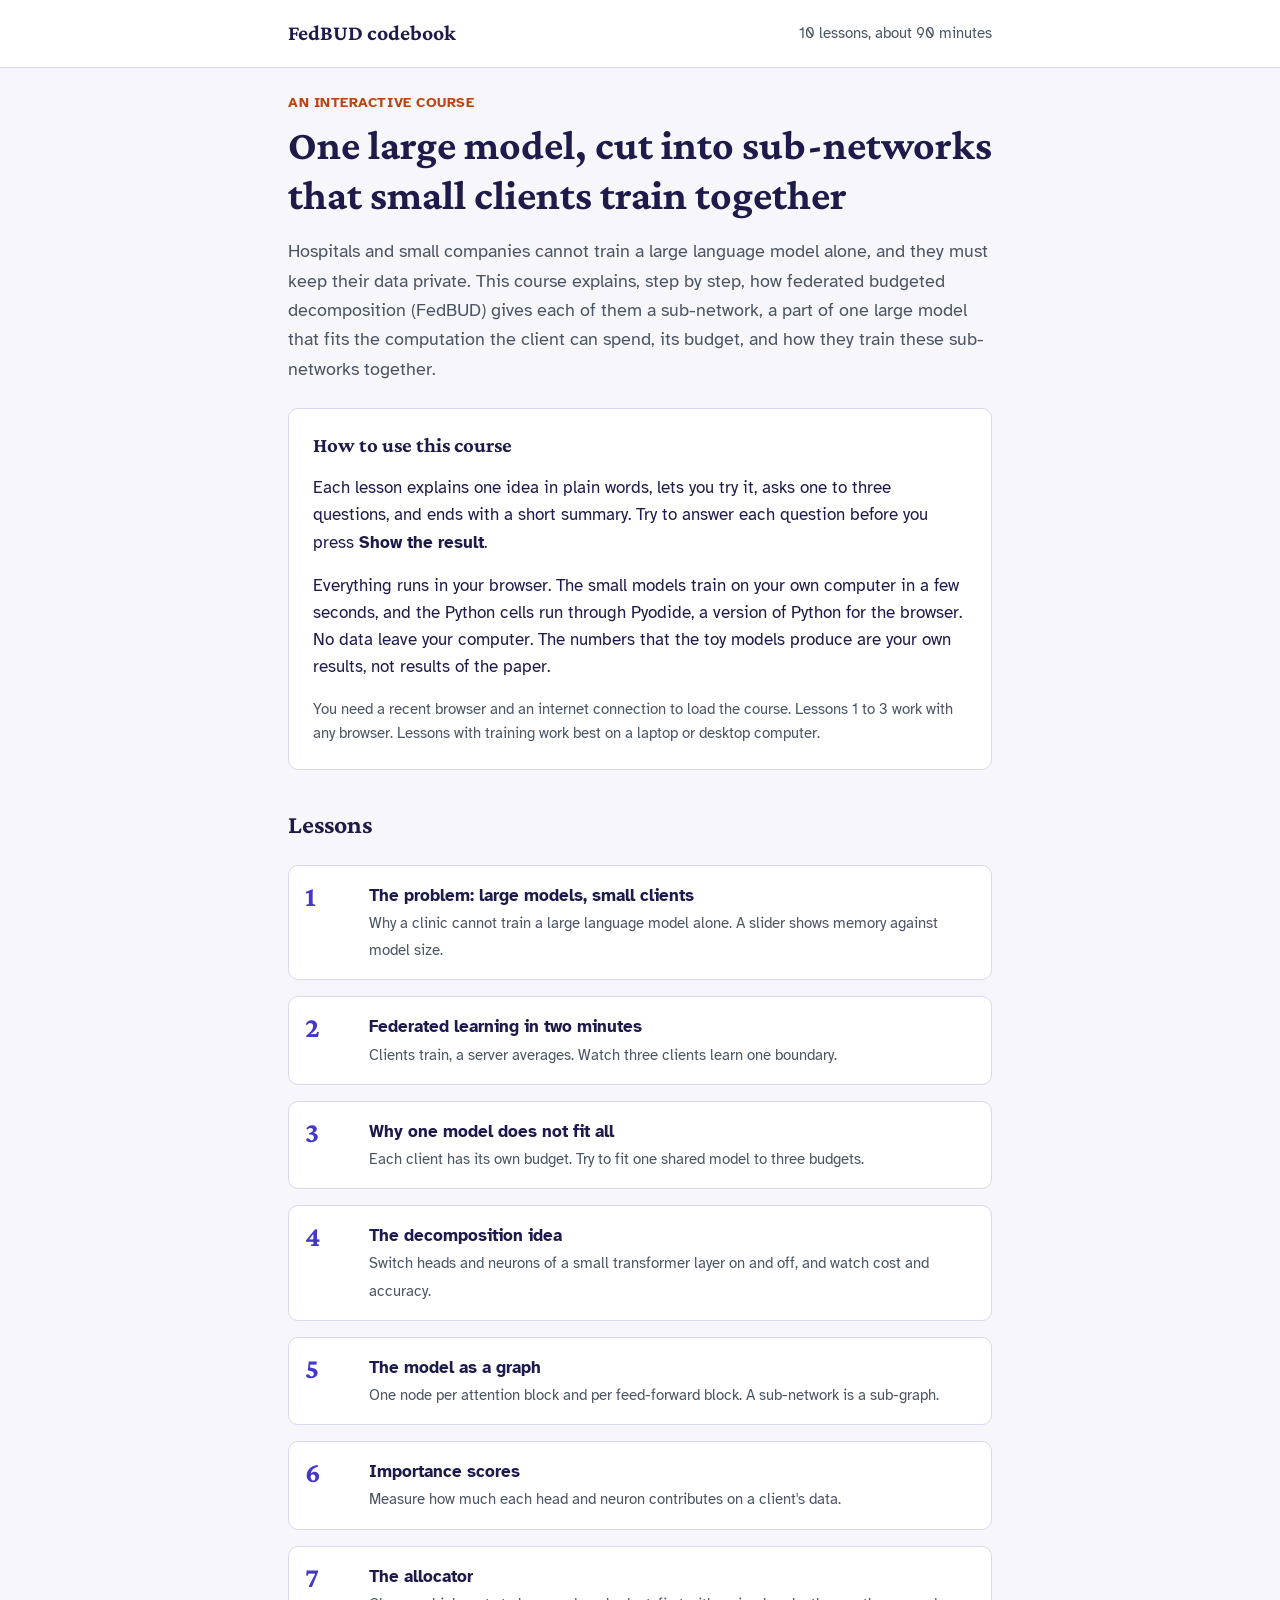
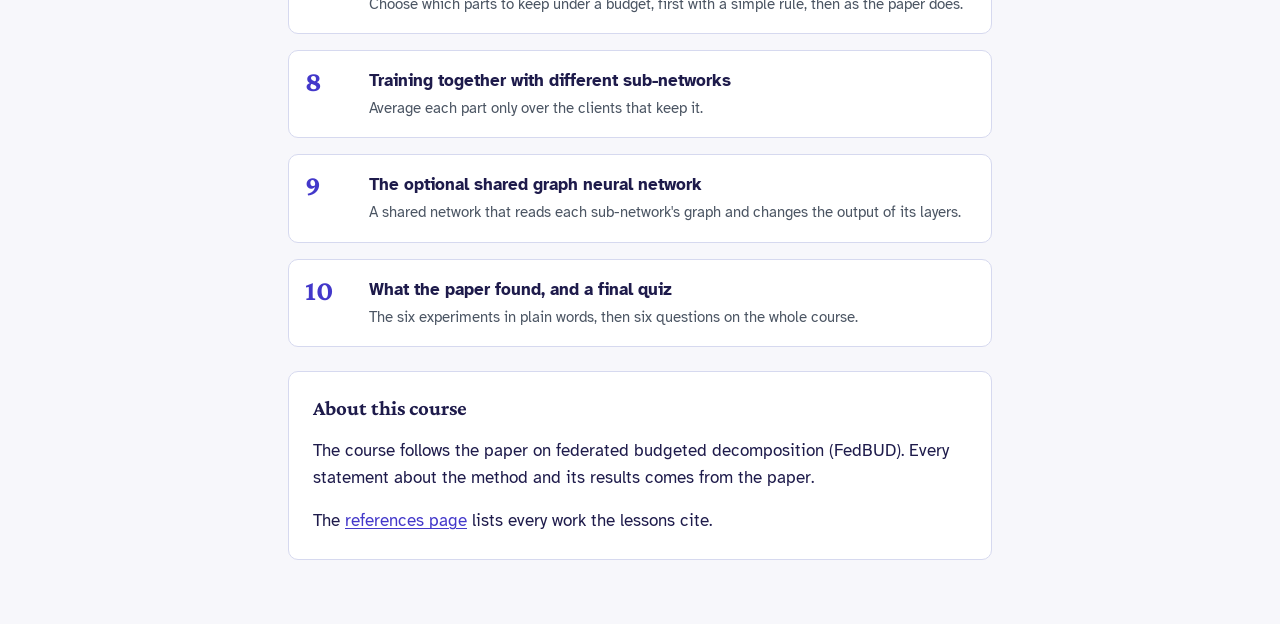
<file: index.html>
<!doctype html>
<html lang="en">
<head>
<meta charset="utf-8">
<meta name="viewport" content="width=device-width, initial-scale=1">
<title>FedBUD codebook: one large model in small pieces</title>
<meta name="description" content="An interactive course on federated budgeted decomposition (FedBUD): how clients with small budgets train parts of one large language model together without sharing data.">
<link rel="icon" type="image/svg+xml" href="assets/favicon.svg">
<link rel="preconnect" href="https://fonts.googleapis.com">
<link rel="preconnect" href="https://fonts.gstatic.com" crossorigin>
<link rel="stylesheet" href="https://fonts.googleapis.com/css2?family=Atkinson+Hyperlegible:wght@400;700&family=Crimson+Pro:wght@600;700&display=swap">
<link rel="stylesheet" href="assets/css/style.css">
</head>
<body>
<a class="skip-link" href="#main">Skip to the lessons</a>
<header class="site-header"><div class="inner">
  <a class="site-title" href="index.html">FedBUD codebook</a>
  <span class="lesson-count">10 lessons, about 90 minutes</span>
</div></header>

<main id="main">
  <p class="kicker">An interactive course</p>
  <h1>One large model, cut into sub-networks that small clients train together</h1>
  <p class="lead">Hospitals and small companies cannot train a large language model alone, and they must keep their data private. This course explains, step by step, how federated budgeted decomposition (FedBUD) gives each of them a sub-network, a part of one large model that fits the computation the client can spend, its budget, and how they train these sub-networks together.</p>

  <section class="card" aria-labelledby="how">
    <h2 class="card-title" id="how">How to use this course</h2>
    <p>Each lesson explains one idea in plain words, lets you try it, asks one to three questions, and ends with a short summary. Try to answer each question before you press <strong>Show the result</strong>.</p>
    <p>Everything runs in your browser. The small models train on your own computer in a few seconds, and the Python cells run through Pyodide, a version of Python for the browser. No data leave your computer. The numbers that the toy models produce are your own results, not results of the paper.</p>
    <p class="note">You need a recent browser and an internet connection to load the course. Lessons 1 to 3 work with any browser. Lessons with training work best on a laptop or desktop computer.</p>
  </section>

  <h2>Lessons</h2>
  <ol class="lesson-list">
    <li><a href="lessons/01-the-problem.html"><span class="num">1</span><span><span class="t">The problem: large models, small clients</span><span class="d">Why a clinic cannot train a large language model alone. A slider shows memory against model size.</span></span></a></li>
    <li><a href="lessons/02-federated-learning.html"><span class="num">2</span><span><span class="t">Federated learning in two minutes</span><span class="d">Clients train, a server averages. Watch three clients learn one boundary.</span></span></a></li>
    <li><a href="lessons/03-one-size.html"><span class="num">3</span><span><span class="t">Why one model does not fit all</span><span class="d">Each client has its own budget. Try to fit one shared model to three budgets.</span></span></a></li>
    <li><a href="lessons/04-decomposition.html"><span class="num">4</span><span><span class="t">The decomposition idea</span><span class="d">Switch heads and neurons of a small transformer layer on and off, and watch cost and accuracy.</span></span></a></li>
    <li><a href="lessons/05-graph.html"><span class="num">5</span><span><span class="t">The model as a graph</span><span class="d">One node per attention block and per feed-forward block. A sub-network is a sub-graph.</span></span></a></li>
    <li><a href="lessons/06-importance.html"><span class="num">6</span><span><span class="t">Importance scores</span><span class="d">Measure how much each head and neuron contributes on a client's data.</span></span></a></li>
    <li><a href="lessons/07-allocator.html"><span class="num">7</span><span><span class="t">The allocator</span><span class="d">Choose which parts to keep under a budget, first with a simple rule, then as the paper does.</span></span></a></li>
    <li><a href="lessons/08-aligned-averaging.html"><span class="num">8</span><span><span class="t">Training together with different sub-networks</span><span class="d">Average each part only over the clients that keep it.</span></span></a></li>
    <li><a href="lessons/09-shared-gnn.html"><span class="num">9</span><span><span class="t">The optional shared graph neural network</span><span class="d">A shared network that reads each sub-network's graph and changes the output of its layers.</span></span></a></li>
    <li><a href="lessons/10-findings.html"><span class="num">10</span><span><span class="t">What the paper found, and a final quiz</span><span class="d">The six experiments in plain words, then six questions on the whole course.</span></span></a></li>
  </ol>

  <section class="card" aria-labelledby="about">
    <h2 class="card-title" id="about">About this course</h2>
    <p>The course follows the paper on federated budgeted decomposition (FedBUD). Every statement about the method and its results comes from the paper.</p>
  <p>The <a href="references.html">references page</a> lists every work the lessons cite.</p>
    <!-- TODO(owner): paper link, authors and license, once the authors decide what the page may name during review -->
  </section>
</main>
</body>
</html>
</file>
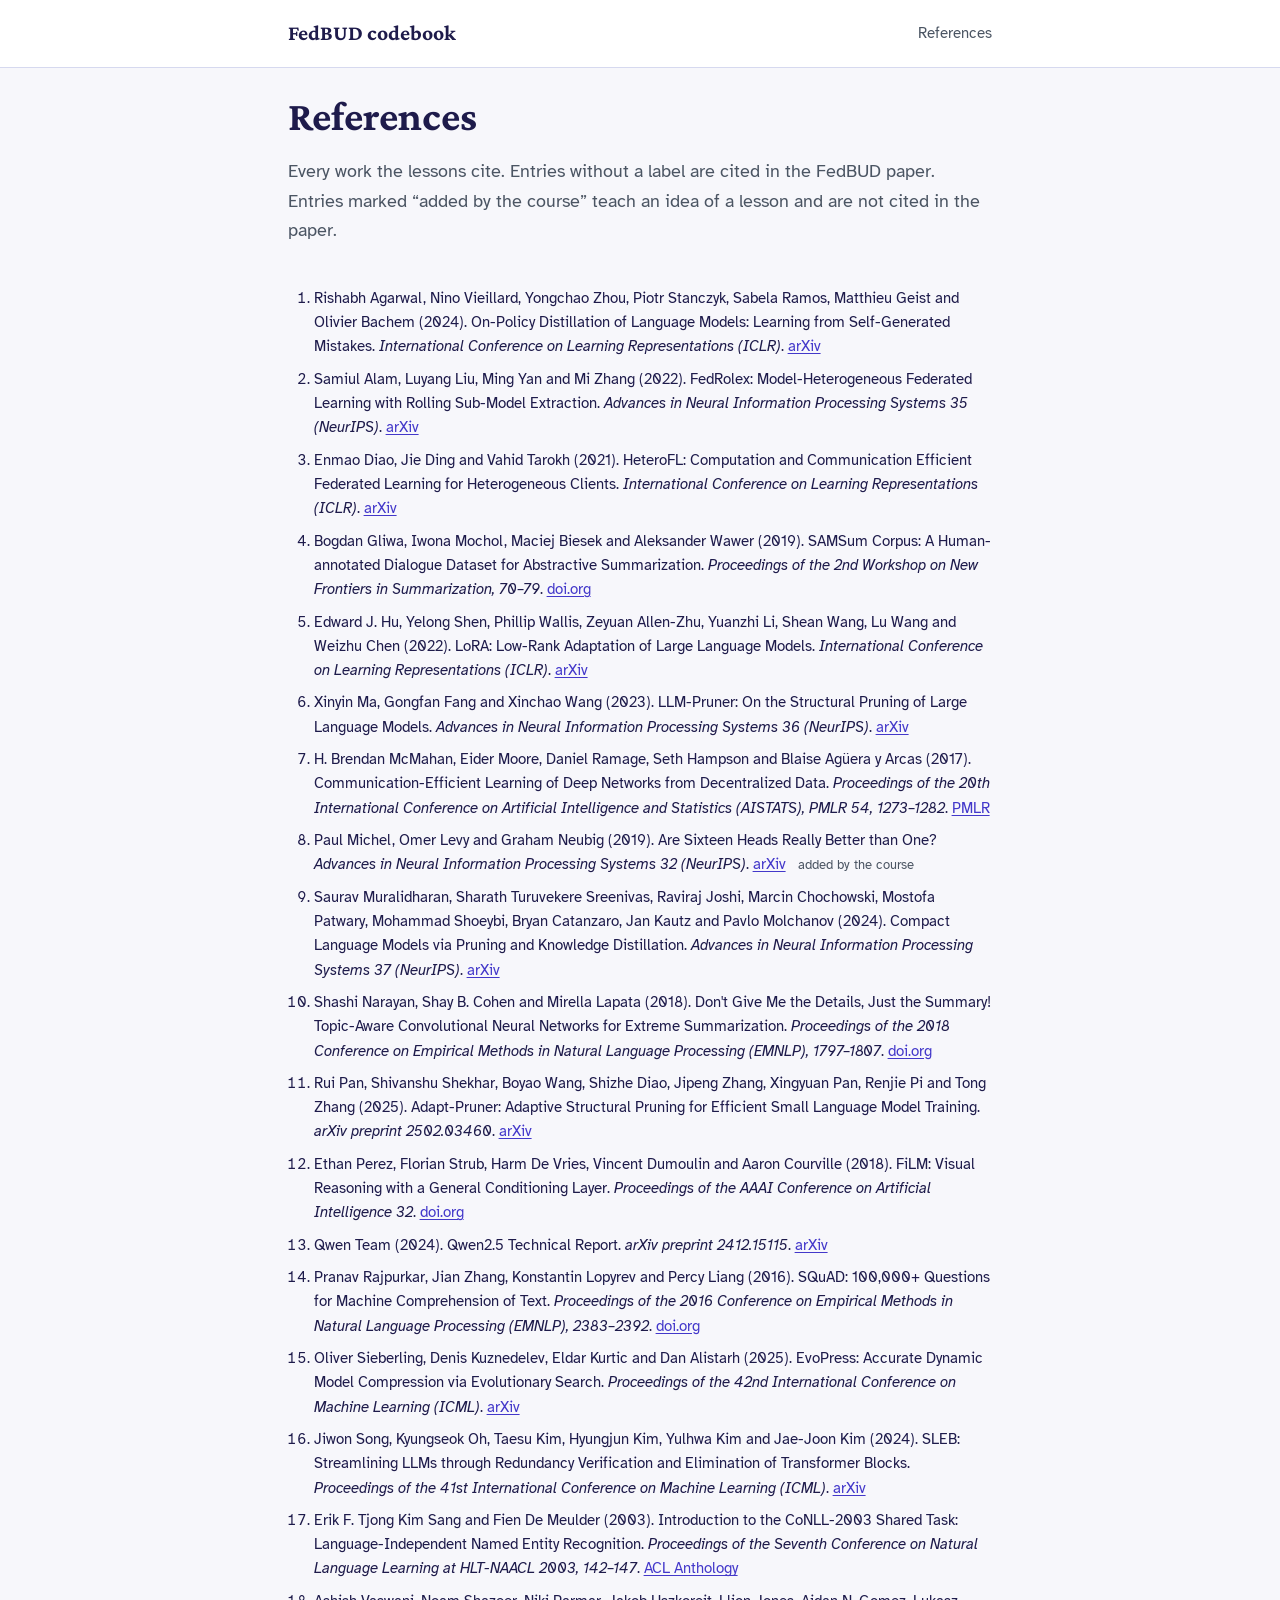
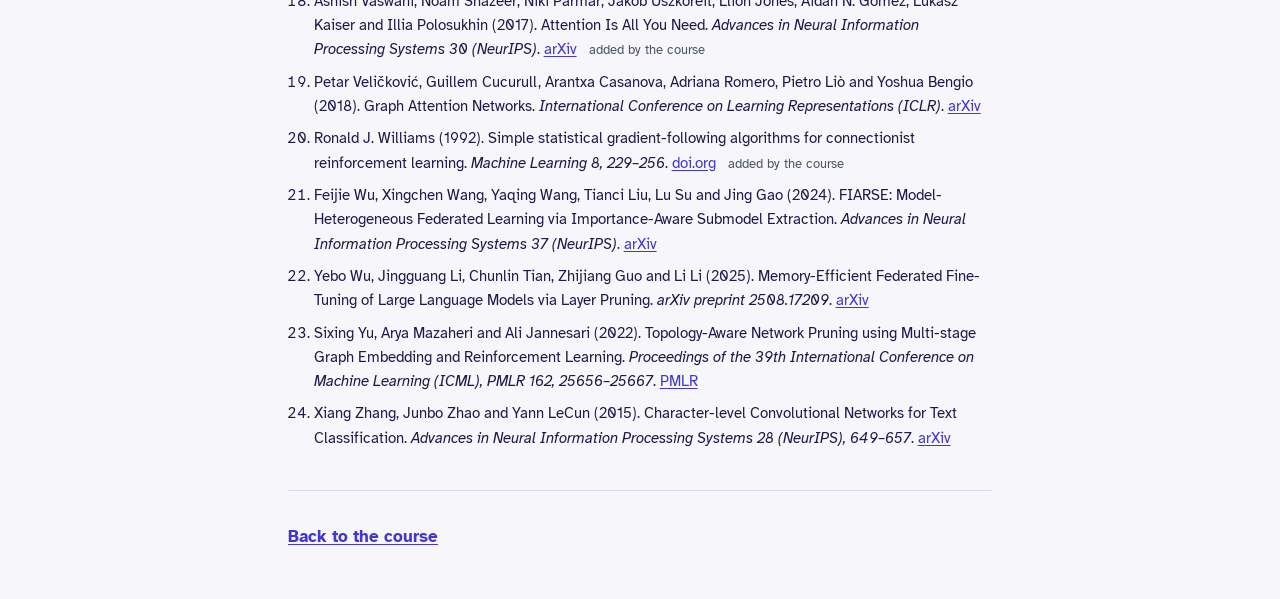
<file: references.html>
<!doctype html>
<html lang="en">
<head>
<meta charset="utf-8">
<meta name="viewport" content="width=device-width, initial-scale=1">
<title>References | FedBUD codebook</title>
<meta name="description" content="Every work the FedBUD codebook cites, with links.">
<link rel="icon" type="image/svg+xml" href="assets/favicon.svg">
<link rel="preconnect" href="https://fonts.googleapis.com">
<link rel="preconnect" href="https://fonts.gstatic.com" crossorigin>
<link rel="stylesheet" href="https://fonts.googleapis.com/css2?family=Atkinson+Hyperlegible:wght@400;700&family=Crimson+Pro:wght@600;700&display=swap">
<link rel="stylesheet" href="assets/css/style.css">
</head>
<body>
<a class="skip-link" href="#main">Skip to the references</a>
<header class="site-header"><div class="inner">
  <a class="site-title" href="index.html">FedBUD codebook</a>
  <span class="lesson-count">References</span>
</div></header>

<main id="main">
  <h1>References</h1>
  <p class="lead">Every work the lessons cite. Entries without a label are cited in the FedBUD paper. Entries marked “added by the course” teach an idea of a lesson and are not cited in the paper.</p>
  <section class="references" aria-label="All references">
  <ol>
    <li id="ref-agarwal2024gkd">Rishabh Agarwal, Nino Vieillard, Yongchao Zhou, Piotr Stanczyk, Sabela Ramos, Matthieu Geist and Olivier Bachem (2024). On-Policy Distillation of Language Models: Learning from Self-Generated Mistakes. <em>International Conference on Learning Representations (ICLR)</em>. <a href="https://arxiv.org/abs/2306.13649">arXiv</a></li>
    <li id="ref-alam2022fedrolex">Samiul Alam, Luyang Liu, Ming Yan and Mi Zhang (2022). FedRolex: Model-Heterogeneous Federated Learning with Rolling Sub-Model Extraction. <em>Advances in Neural Information Processing Systems 35 (NeurIPS)</em>. <a href="https://arxiv.org/abs/2212.01548">arXiv</a></li>
    <li id="ref-diao2021heterofl">Enmao Diao, Jie Ding and Vahid Tarokh (2021). HeteroFL: Computation and Communication Efficient Federated Learning for Heterogeneous Clients. <em>International Conference on Learning Representations (ICLR)</em>. <a href="https://arxiv.org/abs/2010.01264">arXiv</a></li>
    <li id="ref-gliwa2019samsum">Bogdan Gliwa, Iwona Mochol, Maciej Biesek and Aleksander Wawer (2019). SAMSum Corpus: A Human-annotated Dialogue Dataset for Abstractive Summarization. <em>Proceedings of the 2nd Workshop on New Frontiers in Summarization, 70–79</em>. <a href="https://doi.org/10.18653/v1/D19-5409">doi.org</a></li>
    <li id="ref-hu2022lora">Edward J. Hu, Yelong Shen, Phillip Wallis, Zeyuan Allen-Zhu, Yuanzhi Li, Shean Wang, Lu Wang and Weizhu Chen (2022). LoRA: Low-Rank Adaptation of Large Language Models. <em>International Conference on Learning Representations (ICLR)</em>. <a href="https://arxiv.org/abs/2106.09685">arXiv</a></li>
    <li id="ref-ma2023llmpruner">Xinyin Ma, Gongfan Fang and Xinchao Wang (2023). LLM-Pruner: On the Structural Pruning of Large Language Models. <em>Advances in Neural Information Processing Systems 36 (NeurIPS)</em>. <a href="https://arxiv.org/abs/2305.11627">arXiv</a></li>
    <li id="ref-mcmahan2017">H. Brendan McMahan, Eider Moore, Daniel Ramage, Seth Hampson and Blaise Agüera y Arcas (2017). Communication-Efficient Learning of Deep Networks from Decentralized Data. <em>Proceedings of the 20th International Conference on Artificial Intelligence and Statistics (AISTATS), PMLR 54, 1273–1282</em>. <a href="https://proceedings.mlr.press/v54/mcmahan17a.html">PMLR</a></li>
    <li id="ref-michel2019heads">Paul Michel, Omer Levy and Graham Neubig (2019). Are Sixteen Heads Really Better than One? <em>Advances in Neural Information Processing Systems 32 (NeurIPS)</em>. <a href="https://arxiv.org/abs/1905.10650">arXiv</a> <span class="ref-origin">added by the course</span></li>
    <li id="ref-muralidharan2024minitron">Saurav Muralidharan, Sharath Turuvekere Sreenivas, Raviraj Joshi, Marcin Chochowski, Mostofa Patwary, Mohammad Shoeybi, Bryan Catanzaro, Jan Kautz and Pavlo Molchanov (2024). Compact Language Models via Pruning and Knowledge Distillation. <em>Advances in Neural Information Processing Systems 37 (NeurIPS)</em>. <a href="https://arxiv.org/abs/2407.14679">arXiv</a></li>
    <li id="ref-narayan2018xsum">Shashi Narayan, Shay B. Cohen and Mirella Lapata (2018). Don&#x27;t Give Me the Details, Just the Summary! Topic-Aware Convolutional Neural Networks for Extreme Summarization. <em>Proceedings of the 2018 Conference on Empirical Methods in Natural Language Processing (EMNLP), 1797–1807</em>. <a href="https://doi.org/10.18653/v1/D18-1206">doi.org</a></li>
    <li id="ref-pan2025adaptpruner">Rui Pan, Shivanshu Shekhar, Boyao Wang, Shizhe Diao, Jipeng Zhang, Xingyuan Pan, Renjie Pi and Tong Zhang (2025). Adapt-Pruner: Adaptive Structural Pruning for Efficient Small Language Model Training. <em>arXiv preprint 2502.03460</em>. <a href="https://arxiv.org/abs/2502.03460">arXiv</a></li>
    <li id="ref-perez2018film">Ethan Perez, Florian Strub, Harm De Vries, Vincent Dumoulin and Aaron Courville (2018). FiLM: Visual Reasoning with a General Conditioning Layer. <em>Proceedings of the AAAI Conference on Artificial Intelligence 32</em>. <a href="https://doi.org/10.1609/aaai.v32i1.11671">doi.org</a></li>
    <li id="ref-qwen2024">Qwen Team (2024). Qwen2.5 Technical Report. <em>arXiv preprint 2412.15115</em>. <a href="https://arxiv.org/abs/2412.15115">arXiv</a></li>
    <li id="ref-rajpurkar2016squad">Pranav Rajpurkar, Jian Zhang, Konstantin Lopyrev and Percy Liang (2016). SQuAD: 100,000+ Questions for Machine Comprehension of Text. <em>Proceedings of the 2016 Conference on Empirical Methods in Natural Language Processing (EMNLP), 2383–2392</em>. <a href="https://doi.org/10.18653/v1/D16-1264">doi.org</a></li>
    <li id="ref-sieberling2025evopress">Oliver Sieberling, Denis Kuznedelev, Eldar Kurtic and Dan Alistarh (2025). EvoPress: Accurate Dynamic Model Compression via Evolutionary Search. <em>Proceedings of the 42nd International Conference on Machine Learning (ICML)</em>. <a href="https://arxiv.org/abs/2410.14649">arXiv</a></li>
    <li id="ref-song2024sleb">Jiwon Song, Kyungseok Oh, Taesu Kim, Hyungjun Kim, Yulhwa Kim and Jae-Joon Kim (2024). SLEB: Streamlining LLMs through Redundancy Verification and Elimination of Transformer Blocks. <em>Proceedings of the 41st International Conference on Machine Learning (ICML)</em>. <a href="https://arxiv.org/abs/2402.09025">arXiv</a></li>
    <li id="ref-tjong2003conll">Erik F. Tjong Kim Sang and Fien De Meulder (2003). Introduction to the CoNLL-2003 Shared Task: Language-Independent Named Entity Recognition. <em>Proceedings of the Seventh Conference on Natural Language Learning at HLT-NAACL 2003, 142–147</em>. <a href="https://aclanthology.org/W03-0419/">ACL Anthology</a></li>
    <li id="ref-vaswani2017">Ashish Vaswani, Noam Shazeer, Niki Parmar, Jakob Uszkoreit, Llion Jones, Aidan N. Gomez, Lukasz Kaiser and Illia Polosukhin (2017). Attention Is All You Need. <em>Advances in Neural Information Processing Systems 30 (NeurIPS)</em>. <a href="https://arxiv.org/abs/1706.03762">arXiv</a> <span class="ref-origin">added by the course</span></li>
    <li id="ref-velickovic2018gat">Petar Veličković, Guillem Cucurull, Arantxa Casanova, Adriana Romero, Pietro Liò and Yoshua Bengio (2018). Graph Attention Networks. <em>International Conference on Learning Representations (ICLR)</em>. <a href="https://arxiv.org/abs/1710.10903">arXiv</a></li>
    <li id="ref-williams1992reinforce">Ronald J. Williams (1992). Simple statistical gradient-following algorithms for connectionist reinforcement learning. <em>Machine Learning 8, 229–256</em>. <a href="https://doi.org/10.1007/BF00992696">doi.org</a> <span class="ref-origin">added by the course</span></li>
    <li id="ref-wu2024fiarse">Feijie Wu, Xingchen Wang, Yaqing Wang, Tianci Liu, Lu Su and Jing Gao (2024). FIARSE: Model-Heterogeneous Federated Learning via Importance-Aware Submodel Extraction. <em>Advances in Neural Information Processing Systems 37 (NeurIPS)</em>. <a href="https://arxiv.org/abs/2407.19389">arXiv</a></li>
    <li id="ref-wu2025fedpruner">Yebo Wu, Jingguang Li, Chunlin Tian, Zhijiang Guo and Li Li (2025). Memory-Efficient Federated Fine-Tuning of Large Language Models via Layer Pruning. <em>arXiv preprint 2508.17209</em>. <a href="https://arxiv.org/abs/2508.17209">arXiv</a></li>
    <li id="ref-yu2022gnnrl">Sixing Yu, Arya Mazaheri and Ali Jannesari (2022). Topology-Aware Network Pruning using Multi-stage Graph Embedding and Reinforcement Learning. <em>Proceedings of the 39th International Conference on Machine Learning (ICML), PMLR 162, 25656–25667</em>. <a href="https://proceedings.mlr.press/v162/yu22e.html">PMLR</a></li>
    <li id="ref-zhang2015agnews">Xiang Zhang, Junbo Zhao and Yann LeCun (2015). Character-level Convolutional Networks for Text Classification. <em>Advances in Neural Information Processing Systems 28 (NeurIPS), 649–657</em>. <a href="https://arxiv.org/abs/1509.01626">arXiv</a></li>
  </ol>
  </section>
  <nav class="lesson-nav" aria-label="Lessons">
    <a href="index.html">Back to the course</a>
  </nav>
</main>
</body>
</html>
</file>
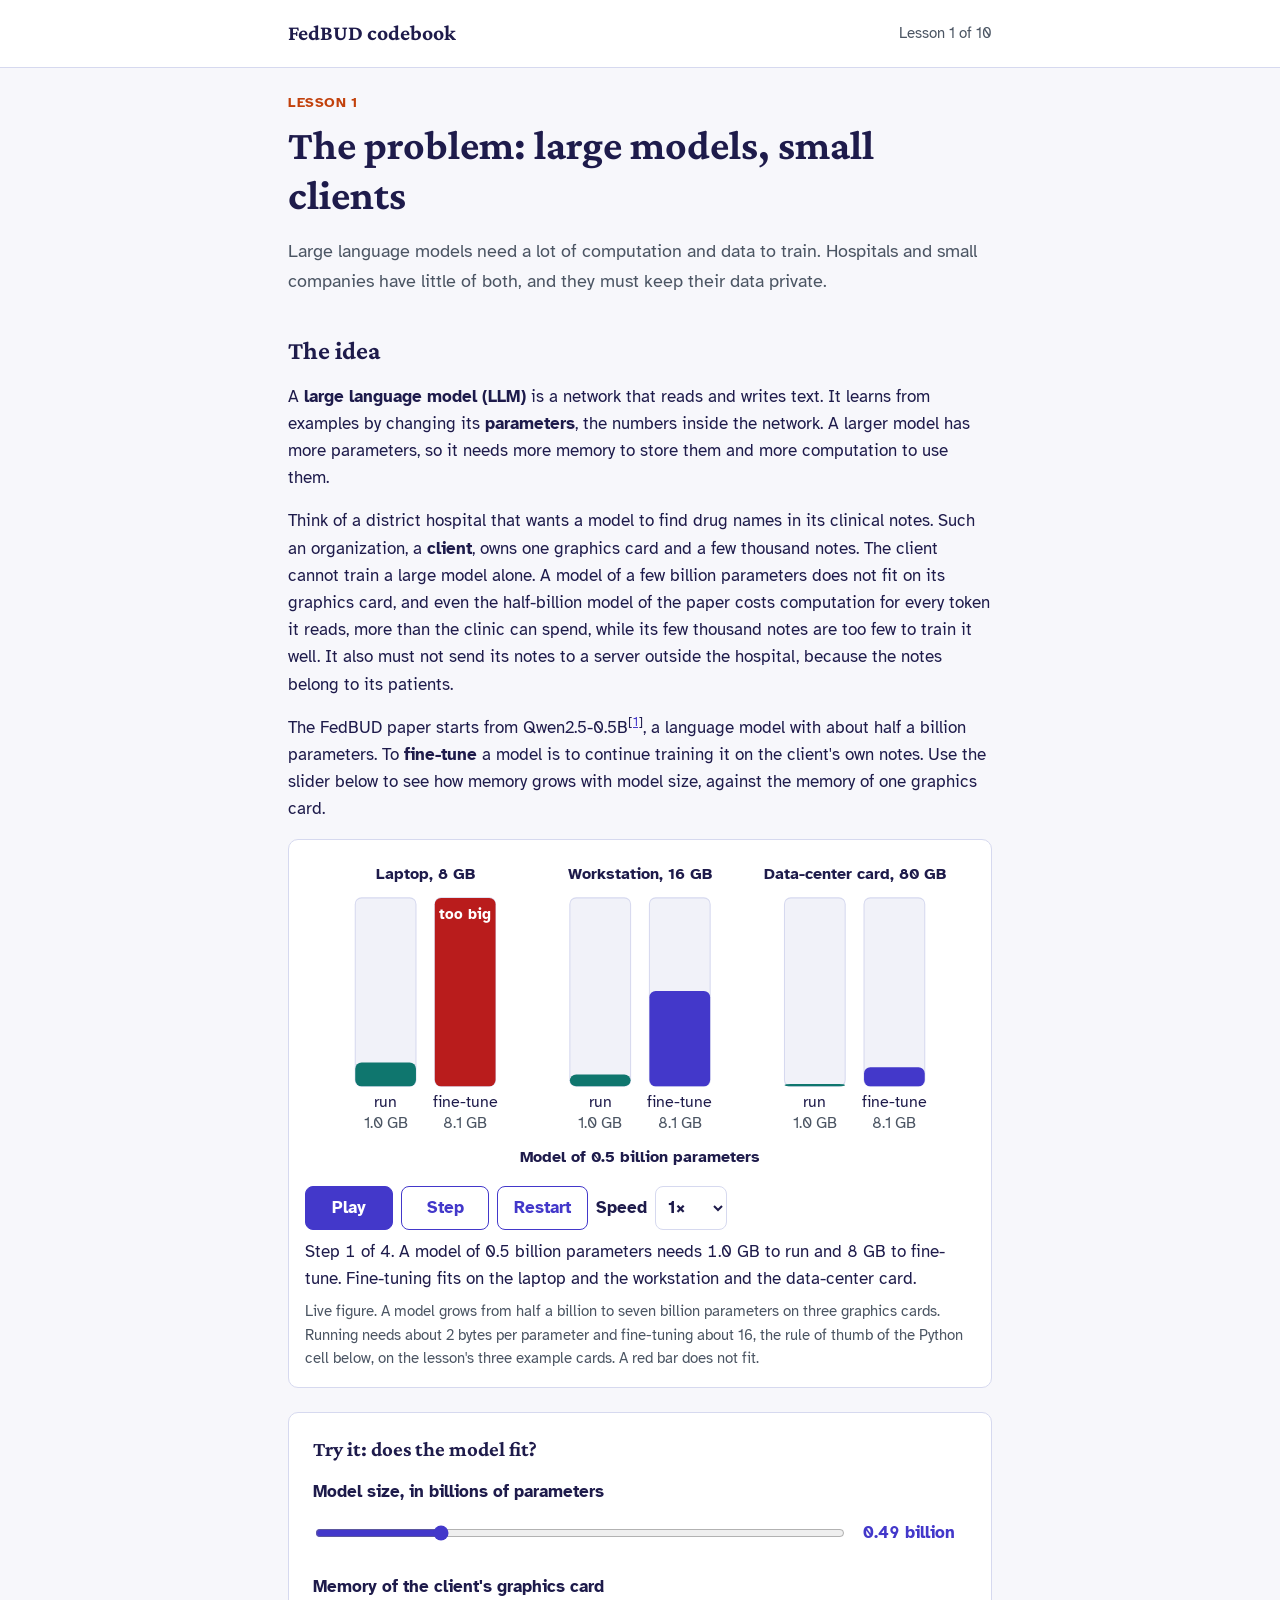
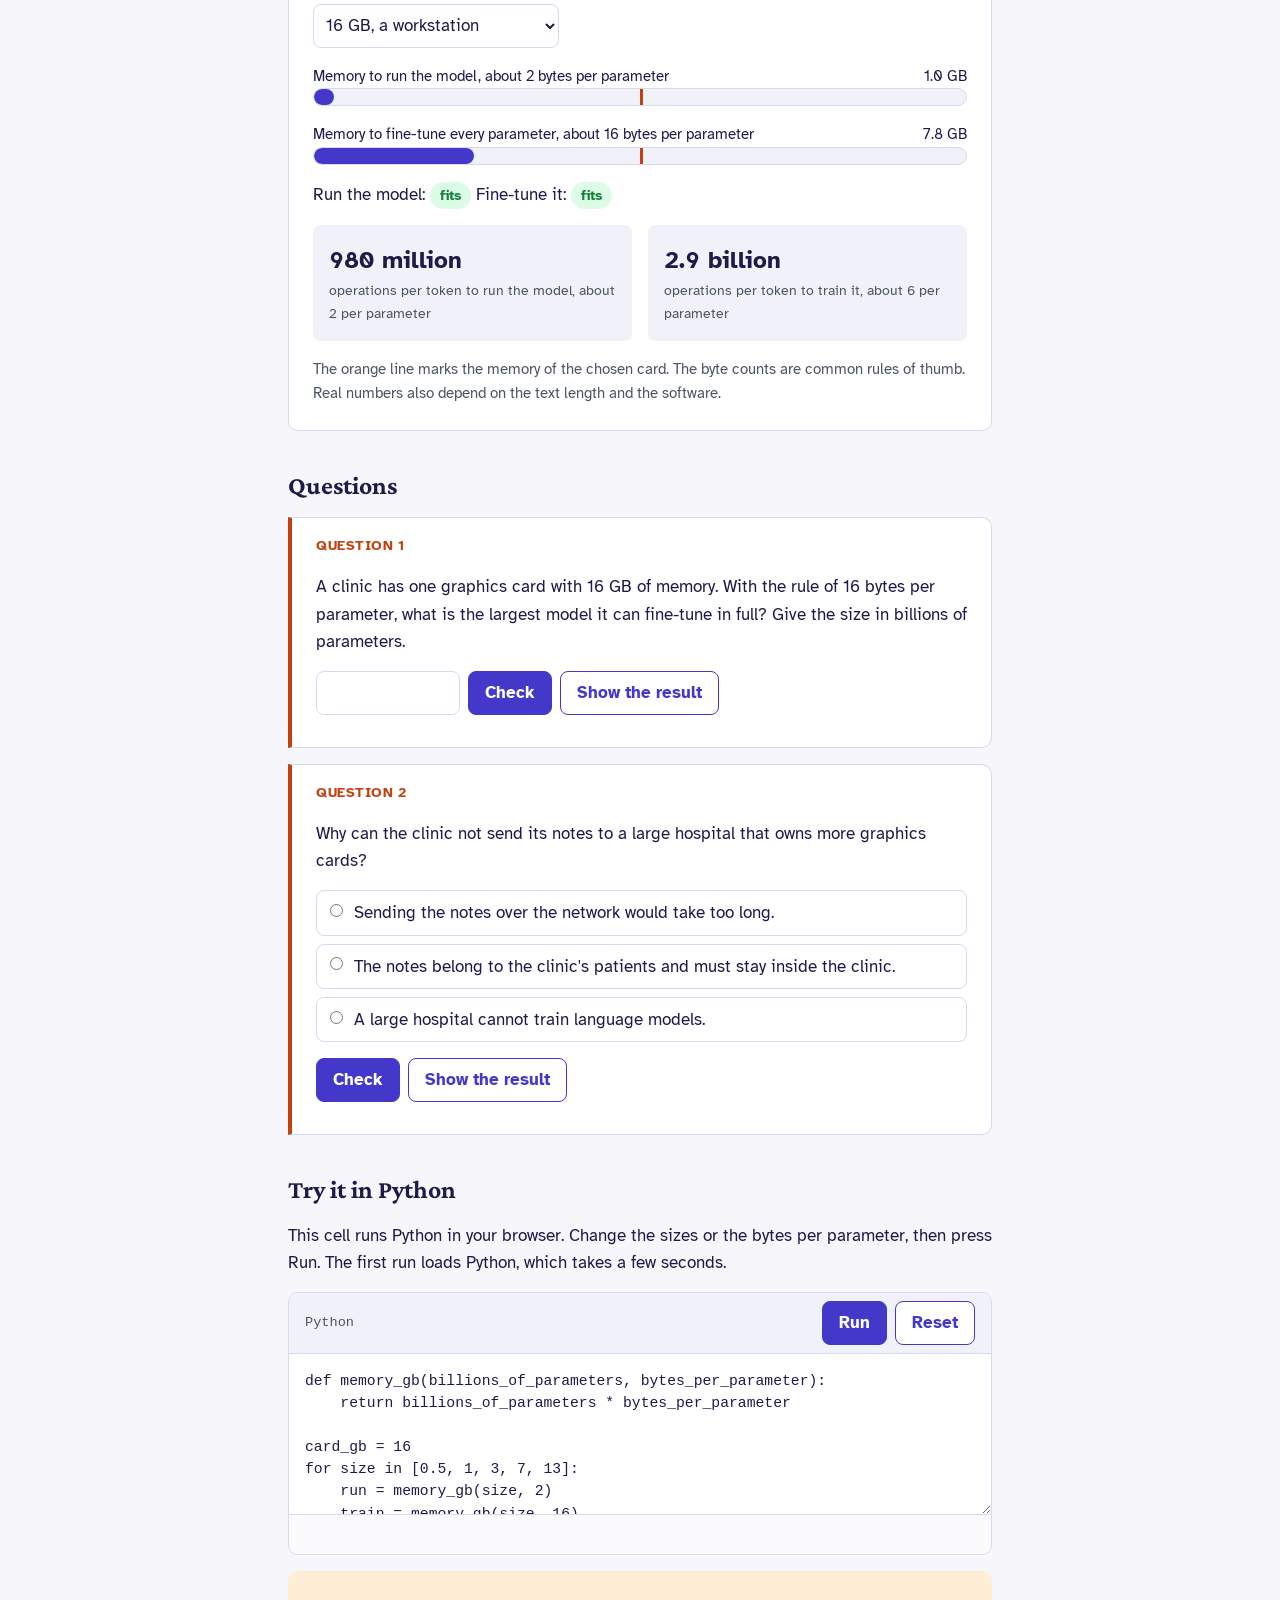
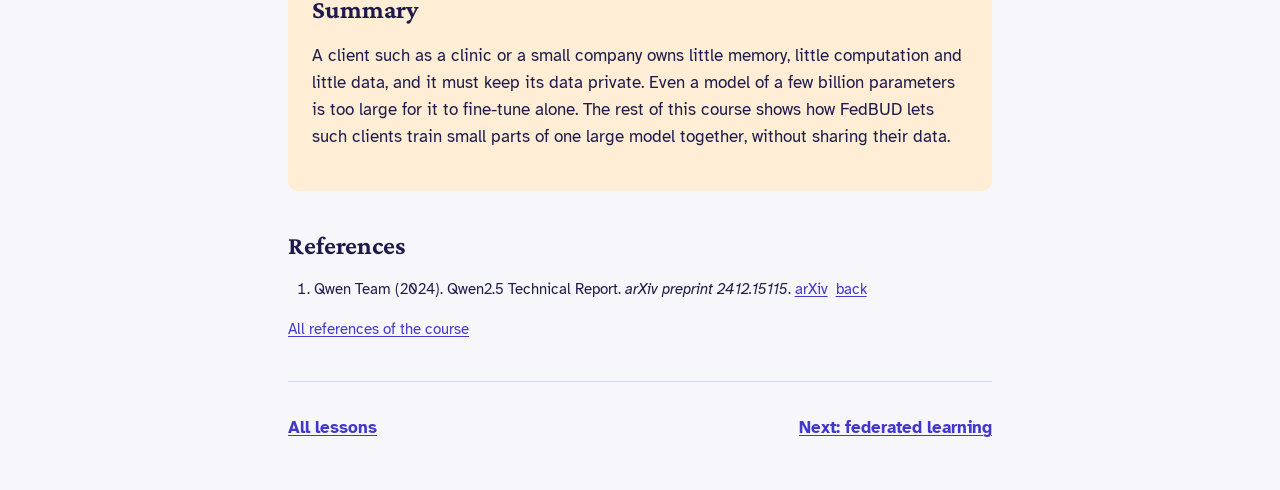
<file: lessons/01-the-problem.html>
<!doctype html>
<html lang="en">
<head>
<meta charset="utf-8">
<meta name="viewport" content="width=device-width, initial-scale=1">
<title>1. The problem | FedBUD codebook</title>
<meta name="description" content="Why hospitals and small companies cannot train a large language model alone.">
<link rel="icon" type="image/svg+xml" href="../assets/favicon.svg">
<link rel="preconnect" href="https://fonts.googleapis.com">
<link rel="preconnect" href="https://fonts.gstatic.com" crossorigin>
<link rel="stylesheet" href="https://fonts.googleapis.com/css2?family=Atkinson+Hyperlegible:wght@400;700&family=Crimson+Pro:wght@600;700&display=swap">
<link rel="stylesheet" href="../assets/css/style.css">
</head>
<body>
<a class="skip-link" href="#main">Skip to the lesson</a>
<header class="site-header"><div class="inner">
  <a class="site-title" href="../index.html">FedBUD codebook</a>
  <span class="lesson-count">Lesson 1 of 10</span>
</div></header>

<main id="main">
  <p class="kicker">Lesson 1</p>
  <h1>The problem: large models, small clients</h1>
  <p class="lead">Large language models need a lot of computation and data to train. Hospitals and small companies have little of both, and they must keep their data private.</p>

  <h2>The idea</h2>
  <p>A <span class="term">large language model (LLM)</span> is a network that reads and writes text. It learns from examples by changing its <span class="term">parameters</span>, the numbers inside the network. A larger model has more parameters, so it needs more memory to store them and more computation to use them.</p>
  <p>Think of a district hospital that wants a model to find drug names in its clinical notes. Such an organization, a <span class="term">client</span>, owns one graphics card and a few thousand notes. The client cannot train a large model alone. A model of a few billion parameters does not fit on its graphics card, and even the half-billion model of the paper costs computation for every token it reads, more than the clinic can spend, while its few thousand notes are too few to train it well. It also must not send its notes to a server outside the hospital, because the notes belong to its patients.</p>
  <p>The FedBUD paper starts from Qwen2.5-0.5B<sup class="cite" data-refs="qwen2024">[<a href="#ref-qwen2024" id="cite-qwen2024">1</a>]</sup>, a language model with about half a billion parameters. To <span class="term">fine-tune</span> a model is to continue training it on the client's own notes. Use the slider below to see how memory grows with model size, against the memory of one graphics card.</p>

  <figure class="anim" id="fig1">
    <svg role="img" aria-label="Memory needed to run and to fine-tune a growing model on three graphics cards"></svg>
    <figcaption>Live figure. A model grows from half a billion to seven billion parameters on three graphics cards. Running needs about 2 bytes per parameter and fine-tuning about 16, the rule of thumb of the Python cell below, on the lesson's three example cards. A red bar does not fit.</figcaption>
  </figure>

  <section class="card" aria-labelledby="try1">
    <h2 class="card-title" id="try1">Try it: does the model fit?</h2>
    <div class="control">
      <label for="size">Model size, in billions of parameters</label>
      <div class="row"><input type="range" id="size" min="0" max="100" step="1" value="23"><output id="size-out" for="size"></output></div>
    </div>
    <div class="control">
      <label for="gpu">Memory of the client's graphics card</label>
      <div class="row">
        <select id="gpu" class="select">
          <option value="8">8 GB, a laptop</option>
          <option value="16" selected>16 GB, a workstation</option>
          <option value="24">24 GB, a strong workstation</option>
          <option value="80">80 GB, a data-center card</option>
        </select>
      </div>
    </div>
    <div class="meter" id="m-use">
      <div class="meter-label"><span>Memory to run the model, about 2 bytes per parameter</span><span id="use-gb"></span></div>
      <div class="meter-track"><div class="meter-fill" id="use-fill"></div><div class="meter-limit" id="use-limit" aria-hidden="true"></div></div>
    </div>
    <div class="meter" id="m-train">
      <div class="meter-label"><span>Memory to fine-tune every parameter, about 16 bytes per parameter</span><span id="train-gb"></span></div>
      <div class="meter-track"><div class="meter-fill" id="train-fill"></div><div class="meter-limit" id="train-limit" aria-hidden="true"></div></div>
    </div>
    <p>Run the model: <span id="use-status" class="status"></span> Fine-tune it: <span id="train-status" class="status"></span></p>
    <div class="stats">
      <div class="stat"><div class="value" id="flops"></div><div class="label">operations per token to run the model, about 2 per parameter</div></div>
      <div class="stat"><div class="value" id="flops-train"></div><div class="label">operations per token to train it, about 6 per parameter</div></div>
    </div>
    <p class="note">The orange line marks the memory of the chosen card. The byte counts are common rules of thumb. Real numbers also depend on the text length and the software.</p>
  </section>

  <h2>Questions</h2>
  <div class="question" data-kind="number" data-answer="1" data-tol="0.05">
    <p class="q-label">Question 1</p>
    <p>A clinic has one graphics card with 16 GB of memory. With the rule of 16 bytes per parameter, what is the largest model it can fine-tune in full? Give the size in billions of parameters.</p>
    <div class="btn-row"><label class="sr-only" for="q1">Your answer in billions of parameters</label><input id="q1" type="number" step="0.1" inputmode="decimal"><button class="btn" type="button" data-check>Check</button><button class="btn secondary" type="button" data-reveal="a1">Show the result</button></div>
    <p class="feedback" aria-live="polite"></p>
    <div class="answer" id="a1" tabindex="-1" hidden>About 1 billion parameters, because 16 GB divided by 16 bytes per parameter is 1 billion. The clinic can fine-tune the half-billion model of the paper, but not a model of 7 billion parameters. Memory is only the first limit. Lesson 3 shows the second, the computation each token costs.</div>
  </div>

  <div class="question" data-kind="choice" data-answer="b">
    <p class="q-label">Question 2</p>
    <p>Why can the clinic not send its notes to a large hospital that owns more graphics cards?</p>
    <ul class="choices">
      <li><label><input type="radio" name="q2" value="a"> Sending the notes over the network would take too long.</label></li>
      <li><label><input type="radio" name="q2" value="b"> The notes belong to the clinic's patients and must stay inside the clinic.</label></li>
      <li><label><input type="radio" name="q2" value="c"> A large hospital cannot train language models.</label></li>
    </ul>
    <div class="btn-row"><button class="btn" type="button" data-check>Check</button><button class="btn secondary" type="button" data-reveal="a2">Show the result</button></div>
    <p class="feedback" aria-live="polite"></p>
    <div class="answer" id="a2" tabindex="-1" hidden>The second answer. Privacy rules keep patient records inside the clinic. So the clinic needs a way to learn from other clients without moving its data. Lesson 2 shows such a way.</div>
  </div>

  <h2>Try it in Python</h2>
  <p>This cell runs Python in your browser. Change the sizes or the bytes per parameter, then press Run. The first run loads Python, which takes a few seconds.</p>
  <div class="codecell">
    <div class="codecell-head"><span class="lang">Python</span><div class="btn-row" style="margin:0"><button class="btn" type="button" data-run>Run</button><button class="btn secondary" type="button" data-reset>Reset</button></div></div>
    <label class="sr-only" for="code1">Python code</label>
    <textarea id="code1" spellcheck="false">def memory_gb(billions_of_parameters, bytes_per_parameter):
    return billions_of_parameters * bytes_per_parameter

card_gb = 16
for size in [0.5, 1, 3, 7, 13]:
    run = memory_gb(size, 2)
    train = memory_gb(size, 16)
    print(f"{size:>5} B parameters: run {run:5.1f} GB, fine-tune {train:6.1f} GB,",
          "fits for fine-tuning" if train <= card_gb else "too large to fine-tune")</textarea>
    <pre class="out" aria-live="polite"></pre>
  </div>

  <section class="summary" aria-labelledby="sum1">
    <h2 id="sum1">Summary</h2>
    <p>A client such as a clinic or a small company owns little memory, little computation and little data, and it must keep its data private. Even a model of a few billion parameters is too large for it to fine-tune alone. The rest of this course shows how FedBUD lets such clients train small parts of one large model together, without sharing their data.</p>
  </section>

<!-- refs:start -->
  <section class="references" aria-labelledby="refs-h">
    <h2 id="refs-h">References</h2>
    <ol>
      <li id="ref-qwen2024">Qwen Team (2024). Qwen2.5 Technical Report. <em>arXiv preprint 2412.15115</em>. <a href="https://arxiv.org/abs/2412.15115">arXiv</a> <a class="back" href="#cite-qwen2024" aria-label="Back to where reference 1 is cited">back</a></li>
    </ol>
    <p class="note"><a href="../references.html">All references of the course</a></p>
  </section>
<!-- refs:end -->
  <nav class="lesson-nav" aria-label="Lessons">
    <a href="../index.html">All lessons</a>
    <a href="02-federated-learning.html">Next: federated learning</a>
  </nav>
</main>
<script type="module" src="../assets/js/lesson01.js"></script>
<script type="module" src="../assets/js/fig01.js"></script>
</body>
</html>
</file>
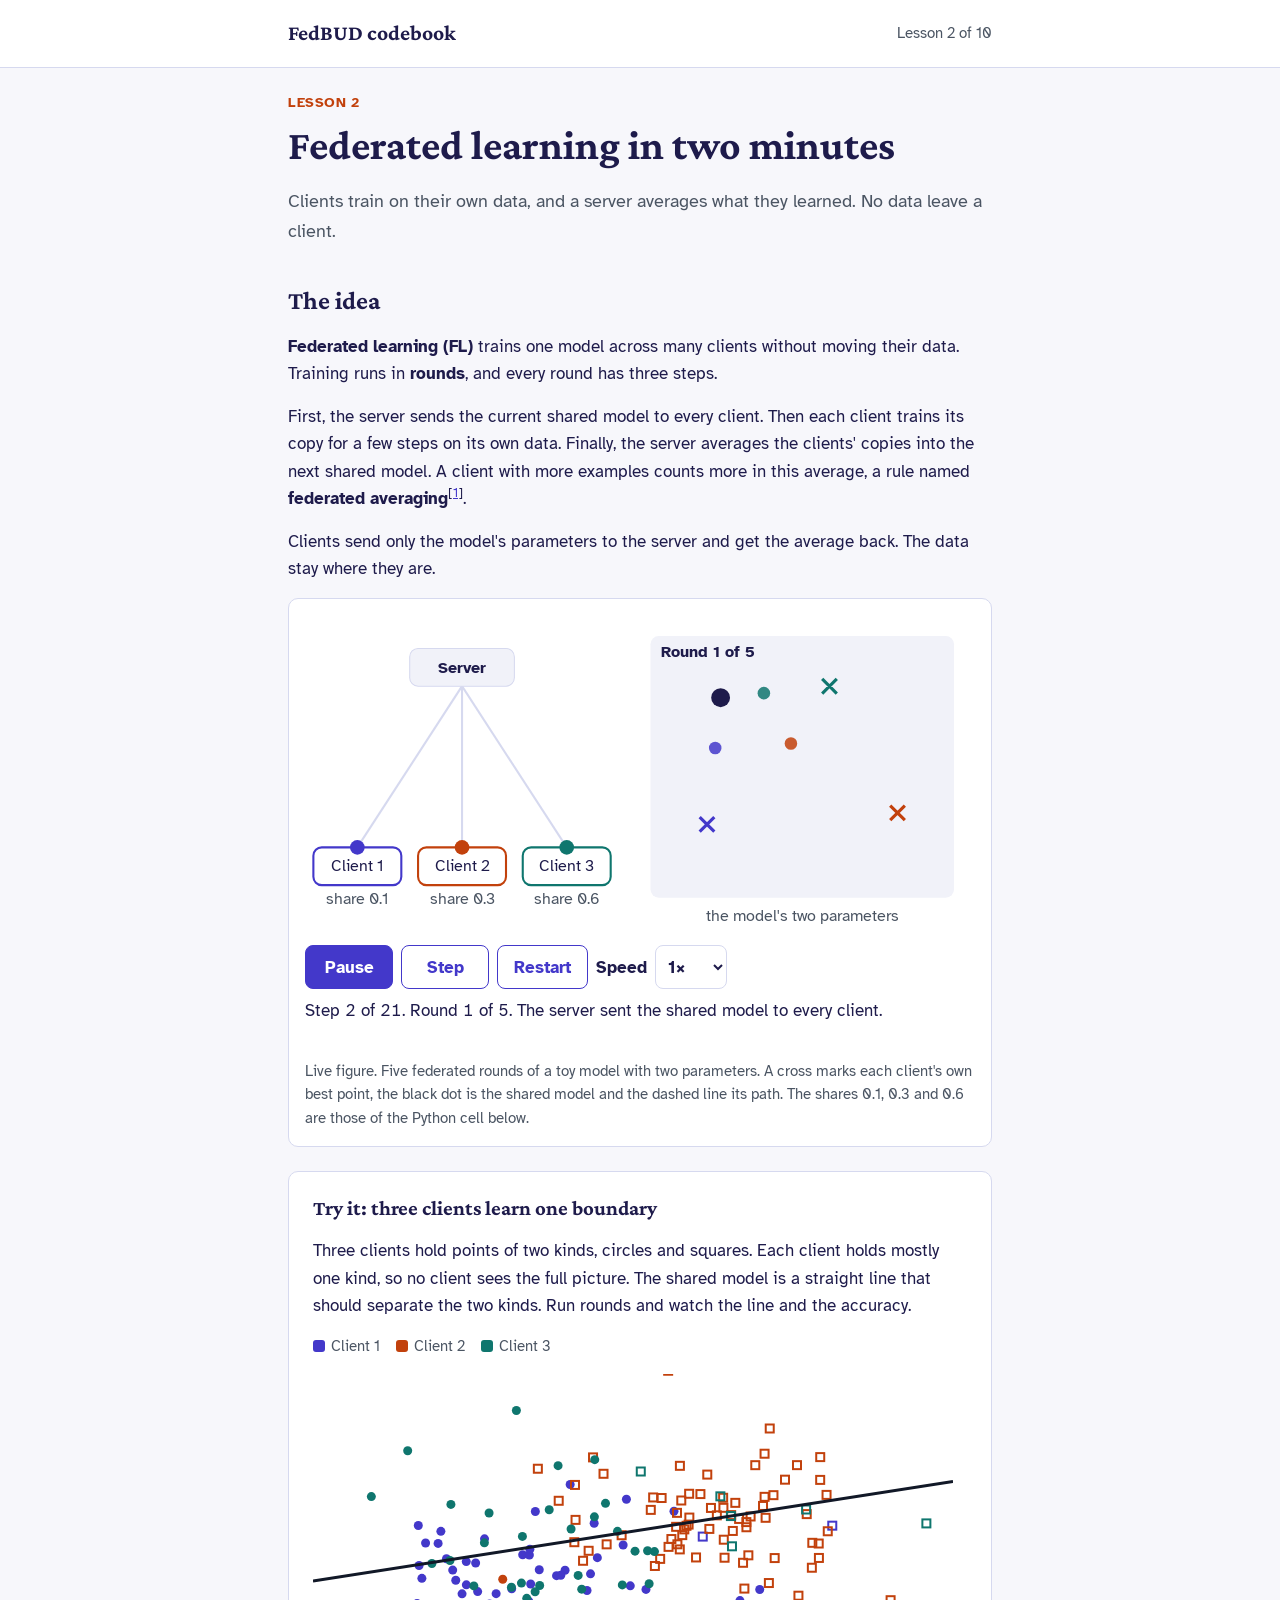
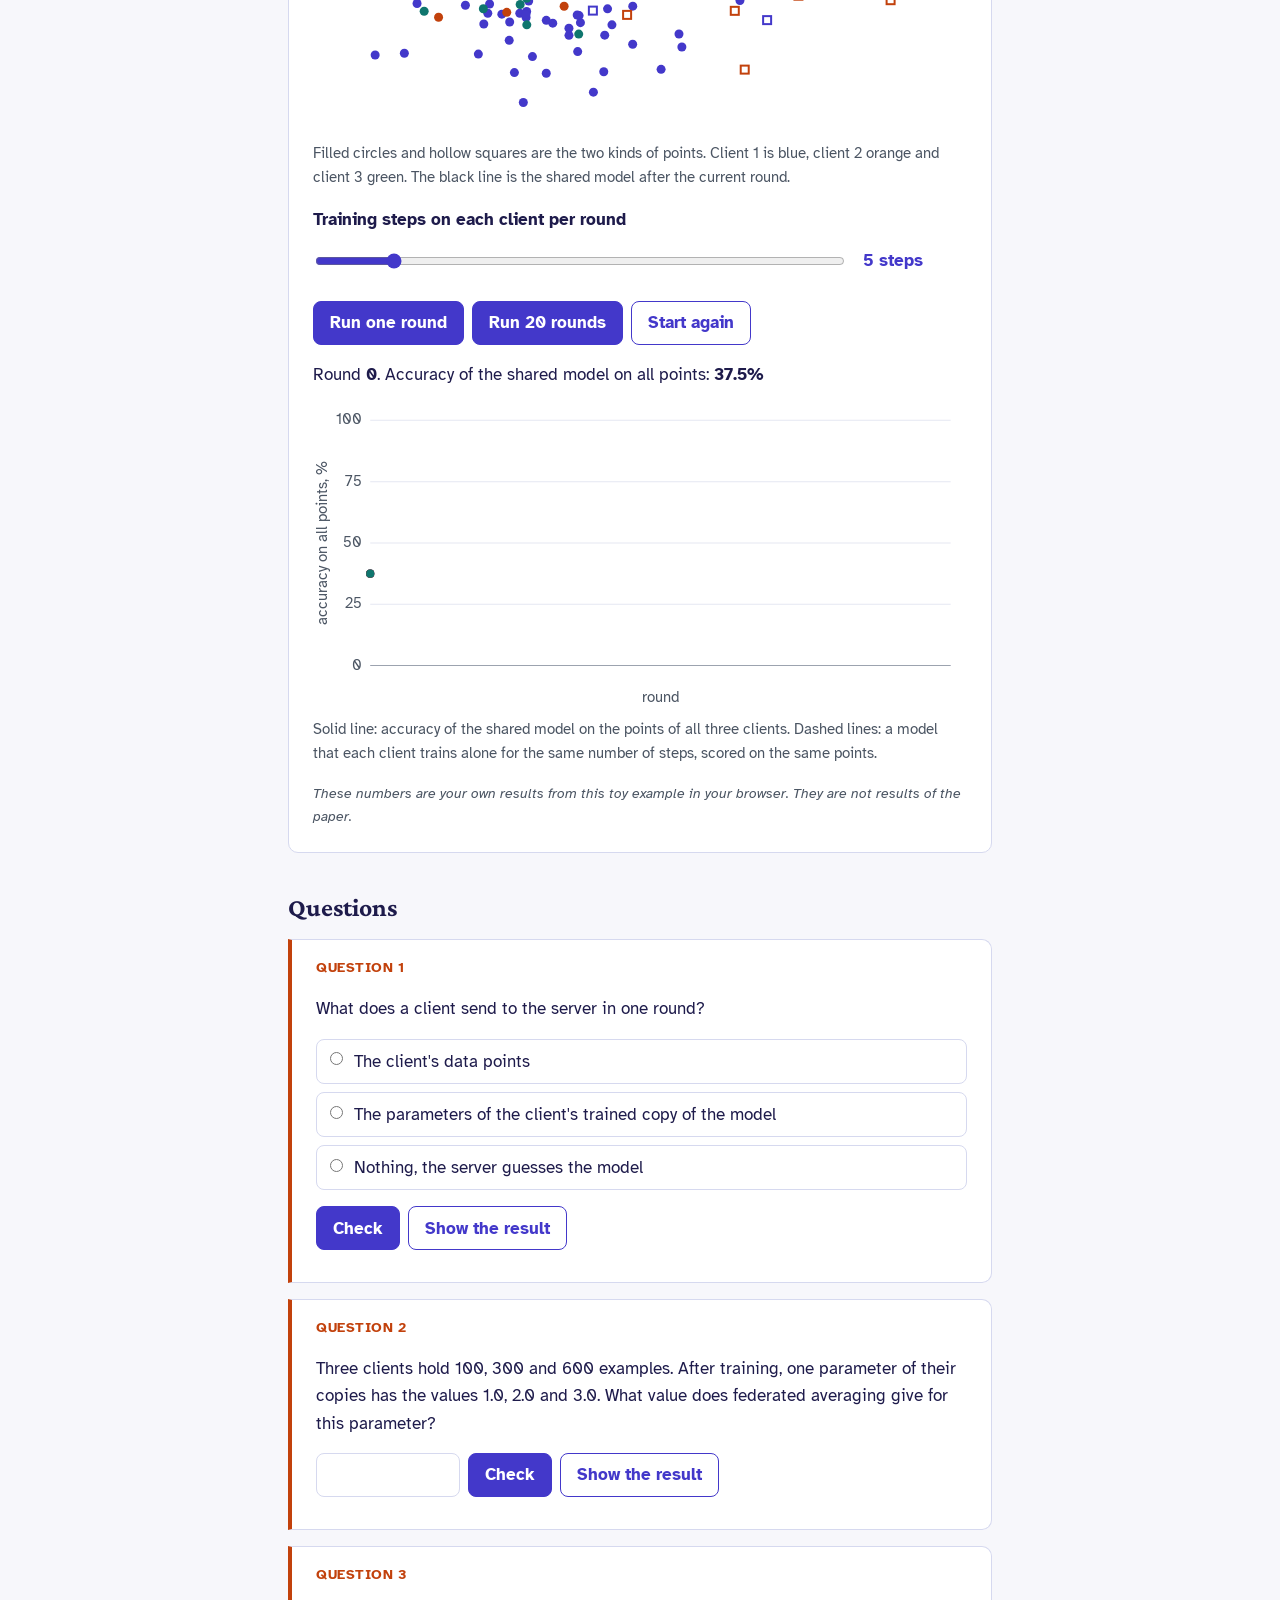
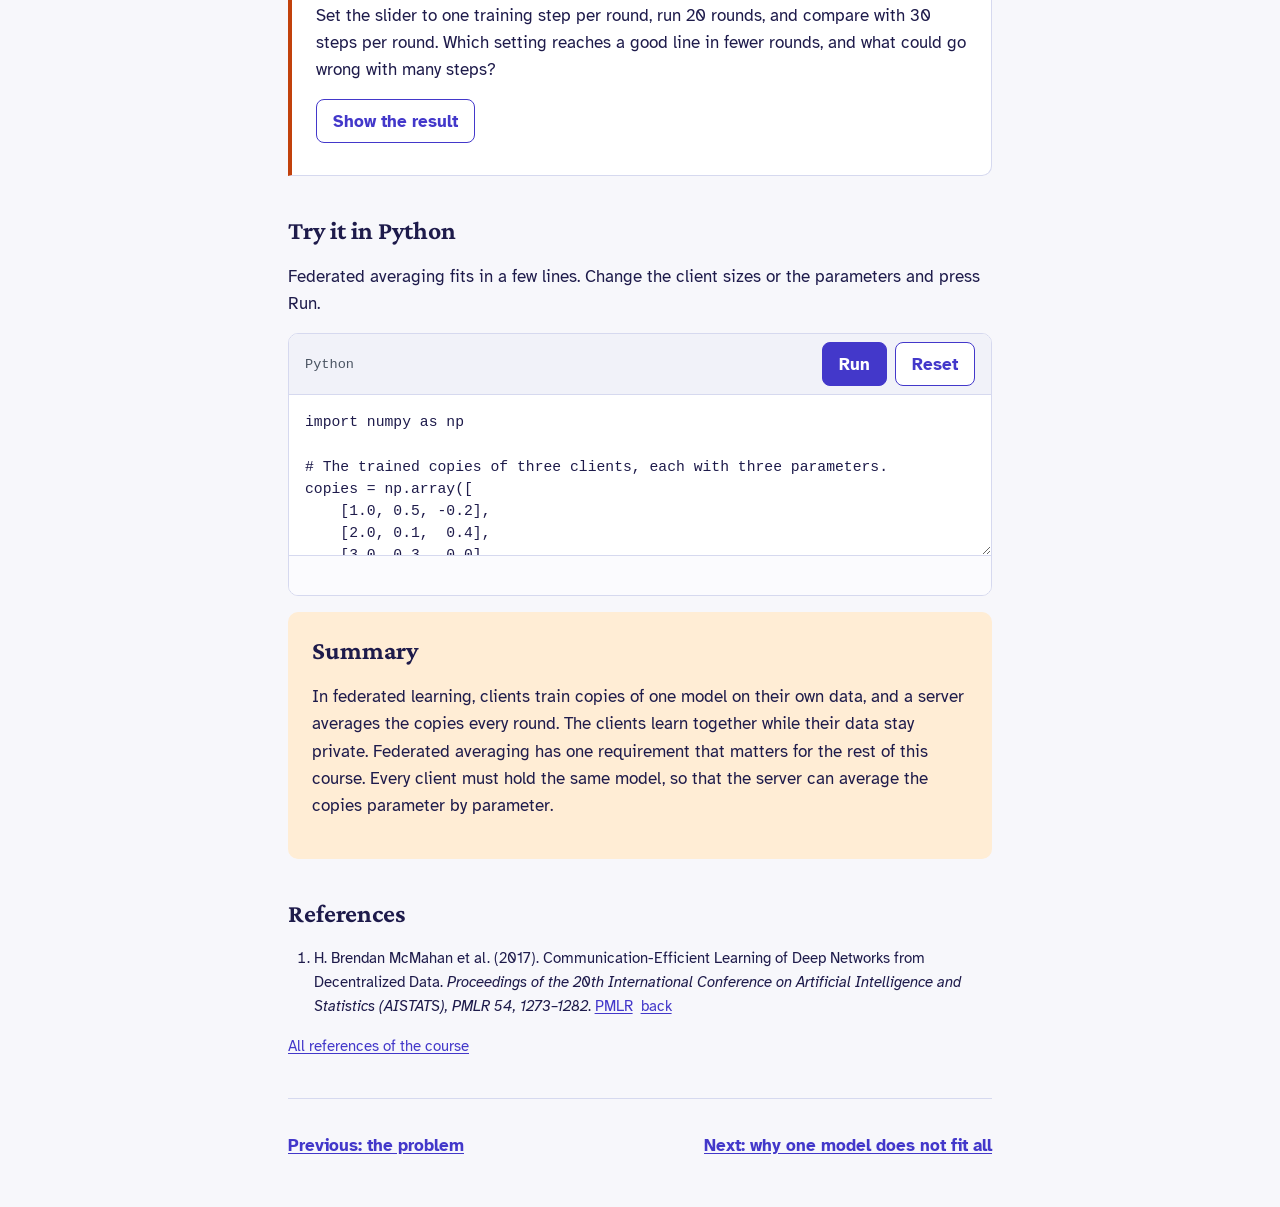
<file: lessons/02-federated-learning.html>
<!doctype html>
<html lang="en">
<head>
<meta charset="utf-8">
<meta name="viewport" content="width=device-width, initial-scale=1">
<title>2. Federated learning | FedBUD codebook</title>
<meta name="description" content="Federated learning in two minutes: clients train, a server averages.">
<link rel="icon" type="image/svg+xml" href="../assets/favicon.svg">
<link rel="preconnect" href="https://fonts.googleapis.com">
<link rel="preconnect" href="https://fonts.gstatic.com" crossorigin>
<link rel="stylesheet" href="https://fonts.googleapis.com/css2?family=Atkinson+Hyperlegible:wght@400;700&family=Crimson+Pro:wght@600;700&display=swap">
<link rel="stylesheet" href="../assets/css/style.css">
</head>
<body>
<a class="skip-link" href="#main">Skip to the lesson</a>
<header class="site-header"><div class="inner">
  <a class="site-title" href="../index.html">FedBUD codebook</a>
  <span class="lesson-count">Lesson 2 of 10</span>
</div></header>

<main id="main">
  <p class="kicker">Lesson 2</p>
  <h1>Federated learning in two minutes</h1>
  <p class="lead">Clients train on their own data, and a server averages what they learned. No data leave a client.</p>

  <h2>The idea</h2>
  <p><span class="term">Federated learning (FL)</span> trains one model across many clients without moving their data. Training runs in <span class="term">rounds</span>, and every round has three steps.</p>
  <p>First, the server sends the current shared model to every client. Then each client trains its copy for a few steps on its own data. Finally, the server averages the clients' copies into the next shared model. A client with more examples counts more in this average, a rule named <span class="term">federated averaging</span><sup class="cite" data-refs="mcmahan2017">[<a href="#ref-mcmahan2017" id="cite-mcmahan2017">1</a>]</sup>.</p>
  <p>Clients send only the model's parameters to the server and get the average back. The data stay where they are.</p>

  <figure class="anim" id="fig2">
    <svg role="img" aria-label="Five federated rounds: the shared model moves toward the weighted mean of the clients' copies"></svg>
    <figcaption>Live figure. Five federated rounds of a toy model with two parameters. A cross marks each client's own best point, the black dot is the shared model and the dashed line its path. The shares 0.1, 0.3 and 0.6 are those of the Python cell below.</figcaption>
  </figure>

  <section class="card" aria-labelledby="try2">
    <h2 class="card-title" id="try2">Try it: three clients learn one boundary</h2>
    <p>Three clients hold points of two kinds, circles and squares. Each client holds mostly one kind, so no client sees the full picture. The shared model is a straight line that should separate the two kinds. Run rounds and watch the line and the accuracy.</p>
    <div class="legend">
      <span style="--swatch: var(--client-1)">Client 1</span>
      <span style="--swatch: var(--client-2)">Client 2</span>
      <span style="--swatch: var(--client-3)">Client 3</span>
    </div>
    <figure>
      <canvas id="plane" width="640" height="360" role="img" aria-label="Points of three clients and the boundary line of the shared model"></canvas>
      <figcaption>Filled circles and hollow squares are the two kinds of points. Client 1 is blue, client 2 orange and client 3 green. The black line is the shared model after the current round.</figcaption>
    </figure>
    <div class="control">
      <label for="steps">Training steps on each client per round</label>
      <div class="row"><input type="range" id="steps" min="1" max="30" step="1" value="5"><output id="steps-out" for="steps"></output></div>
    </div>
    <div class="btn-row">
      <button class="btn" type="button" id="one">Run one round</button>
      <button class="btn" type="button" id="play">Run 20 rounds</button>
      <button class="btn secondary" type="button" id="reset">Start again</button>
    </div>
    <p aria-live="polite">Round <strong id="round">0</strong>. Accuracy of the shared model on all points: <strong id="acc">50.0%</strong></p>
    <figure>
      <svg class="chart" id="curve" role="img" aria-label="Accuracy of the shared model after each round, against each client trained alone"></svg>
      <figcaption>Solid line: accuracy of the shared model on the points of all three clients. Dashed lines: a model that each client trains alone for the same number of steps, scored on the same points.</figcaption>
    </figure>
    <p class="own-result">These numbers are your own results from this toy example in your browser. They are not results of the paper.</p>
  </section>

  <h2>Questions</h2>
  <div class="question" data-kind="choice" data-answer="b">
    <p class="q-label">Question 1</p>
    <p>What does a client send to the server in one round?</p>
    <ul class="choices">
      <li><label><input type="radio" name="q1" value="a"> The client's data points</label></li>
      <li><label><input type="radio" name="q1" value="b"> The parameters of the client's trained copy of the model</label></li>
      <li><label><input type="radio" name="q1" value="c"> Nothing, the server guesses the model</label></li>
    </ul>
    <div class="btn-row"><button class="btn" type="button" data-check>Check</button><button class="btn secondary" type="button" data-reveal="a1">Show the result</button></div>
    <p class="feedback" aria-live="polite"></p>
    <div class="answer" id="a1" tabindex="-1" hidden>The parameters. The server sees no data point. This is why clinics and companies can take part without breaking privacy rules.</div>
  </div>

  <div class="question" data-kind="number" data-answer="2.5" data-tol="0.01">
    <p class="q-label">Question 2</p>
    <p>Three clients hold 100, 300 and 600 examples. After training, one parameter of their copies has the values 1.0, 2.0 and 3.0. What value does federated averaging give for this parameter?</p>
    <div class="btn-row"><label class="sr-only" for="q2">Your answer</label><input id="q2" type="number" step="0.1" inputmode="decimal"><button class="btn" type="button" data-check>Check</button><button class="btn secondary" type="button" data-reveal="a2">Show the result</button></div>
    <p class="feedback" aria-live="polite"></p>
    <div class="answer" id="a2" tabindex="-1" hidden>2.5. The weighted average is (100 × 1.0 + 300 × 2.0 + 600 × 3.0) divided by 1,000, which is 2,500 divided by 1,000.</div>
  </div>

  <div class="question">
    <p class="q-label">Question 3</p>
    <p>Set the slider to one training step per round, run 20 rounds, and compare with 30 steps per round. Which setting reaches a good line in fewer rounds, and what could go wrong with many steps?</p>
    <div class="btn-row"><button class="btn secondary" type="button" data-reveal="a3">Show the result</button></div>
    <div class="answer" id="a3" tabindex="-1" hidden>More steps per round usually reach a good line in fewer rounds, because each client learns more before the server averages. With many steps, each client moves toward the points it holds, so the copies drift apart, and their average can be worse than each copy on its own client's points. Real systems balance the two.</div>
  </div>

  <h2>Try it in Python</h2>
  <p>Federated averaging fits in a few lines. Change the client sizes or the parameters and press Run.</p>
  <div class="codecell">
    <div class="codecell-head"><span class="lang">Python</span><div class="btn-row" style="margin:0"><button class="btn" type="button" data-run>Run</button><button class="btn secondary" type="button" data-reset>Reset</button></div></div>
    <label class="sr-only" for="code2">Python code</label>
    <textarea id="code2" spellcheck="false">import numpy as np

# The trained copies of three clients, each with three parameters.
copies = np.array([
    [1.0, 0.5, -0.2],
    [2.0, 0.1,  0.4],
    [3.0, 0.3,  0.0],
])
examples = np.array([100, 300, 600])   # how many examples each client holds

share = examples / examples.sum()       # each client's share of the average
shared_model = share @ copies           # federated averaging
print("shares:", share)
print("shared model:", shared_model)</textarea>
    <pre class="out" aria-live="polite"></pre>
  </div>

  <section class="summary" aria-labelledby="sum2">
    <h2 id="sum2">Summary</h2>
    <p>In federated learning, clients train copies of one model on their own data, and a server averages the copies every round. The clients learn together while their data stay private. Federated averaging has one requirement that matters for the rest of this course. Every client must hold the same model, so that the server can average the copies parameter by parameter.</p>
  </section>

<!-- refs:start -->
  <section class="references" aria-labelledby="refs-h">
    <h2 id="refs-h">References</h2>
    <ol>
      <li id="ref-mcmahan2017">H. Brendan McMahan et al. (2017). Communication-Efficient Learning of Deep Networks from Decentralized Data. <em>Proceedings of the 20th International Conference on Artificial Intelligence and Statistics (AISTATS), PMLR 54, 1273–1282</em>. <a href="https://proceedings.mlr.press/v54/mcmahan17a.html">PMLR</a> <a class="back" href="#cite-mcmahan2017" aria-label="Back to where reference 1 is cited">back</a></li>
    </ol>
    <p class="note"><a href="../references.html">All references of the course</a></p>
  </section>
<!-- refs:end -->
  <nav class="lesson-nav" aria-label="Lessons">
    <a href="01-the-problem.html">Previous: the problem</a>
    <a href="03-one-size.html">Next: why one model does not fit all</a>
  </nav>
</main>
<script type="module" src="../assets/js/lesson02.js"></script>
<script type="module" src="../assets/js/fig02.js"></script>
</body>
</html>
</file>
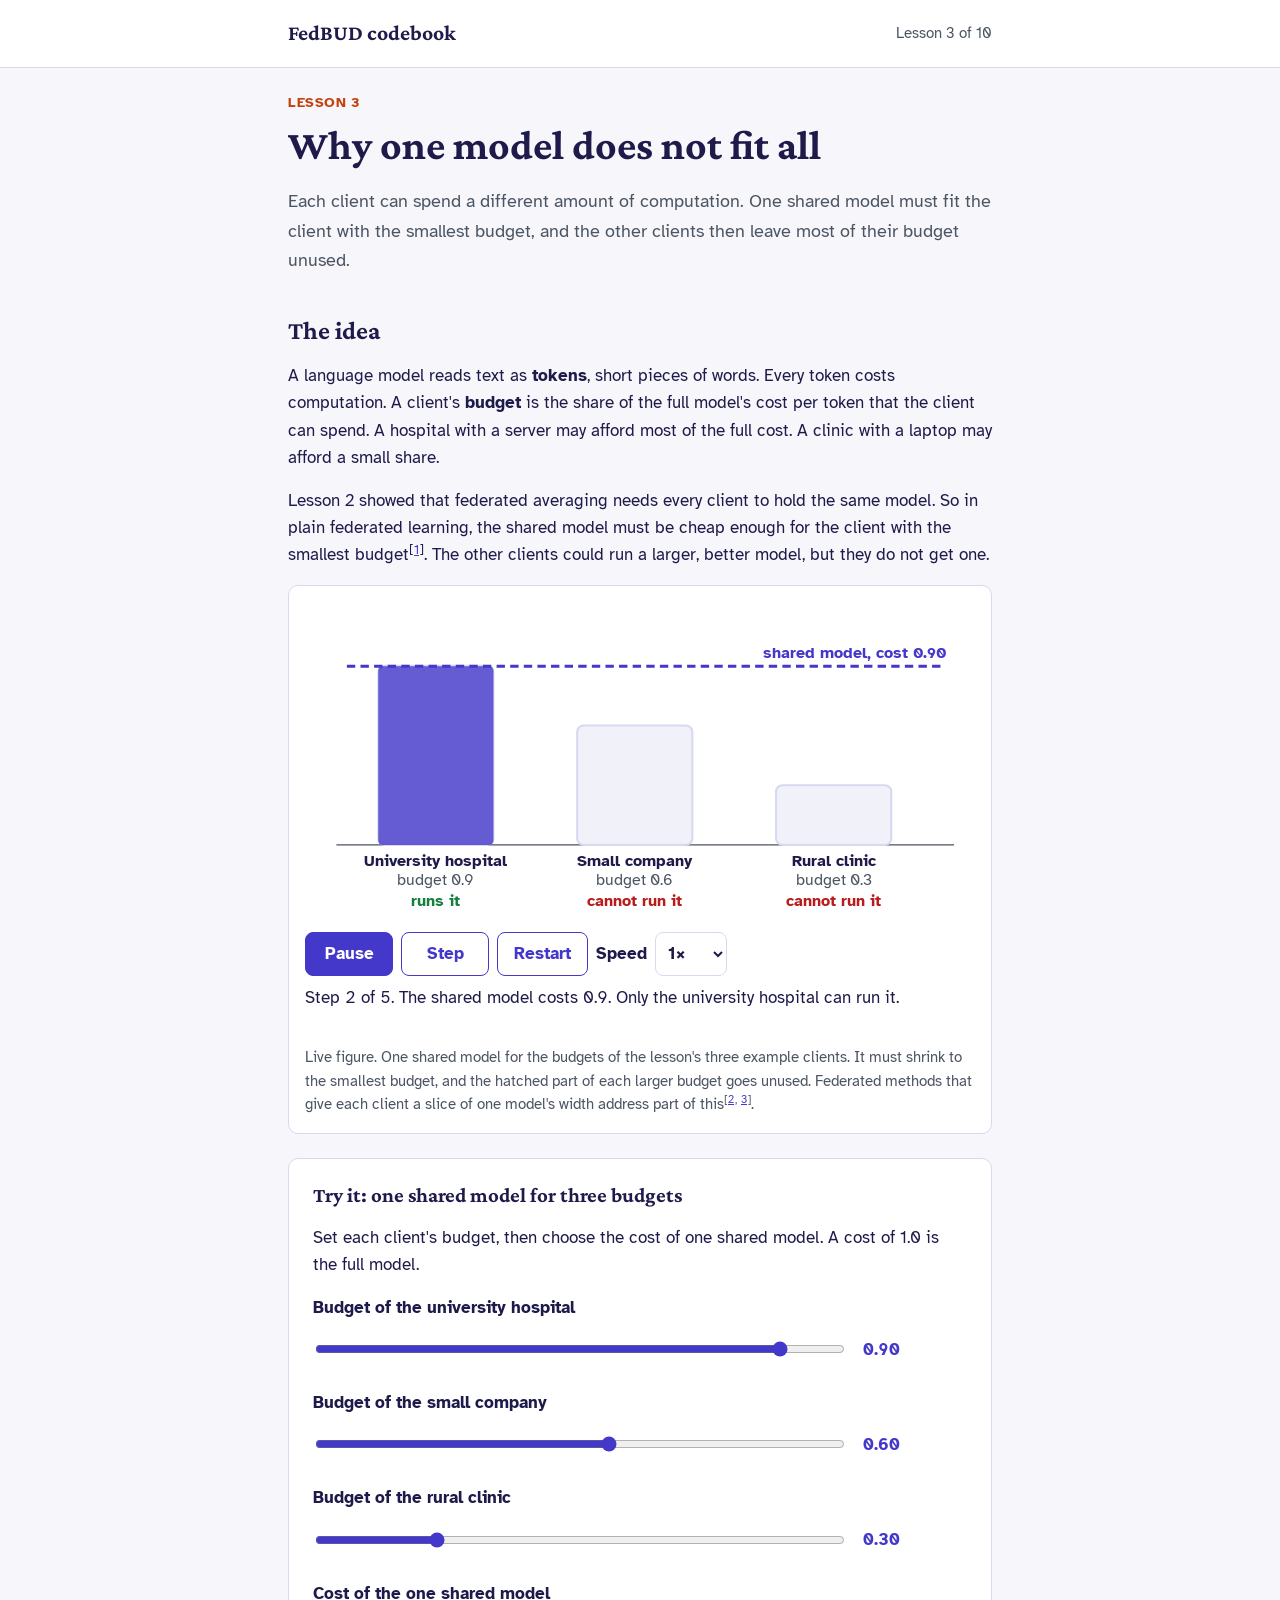
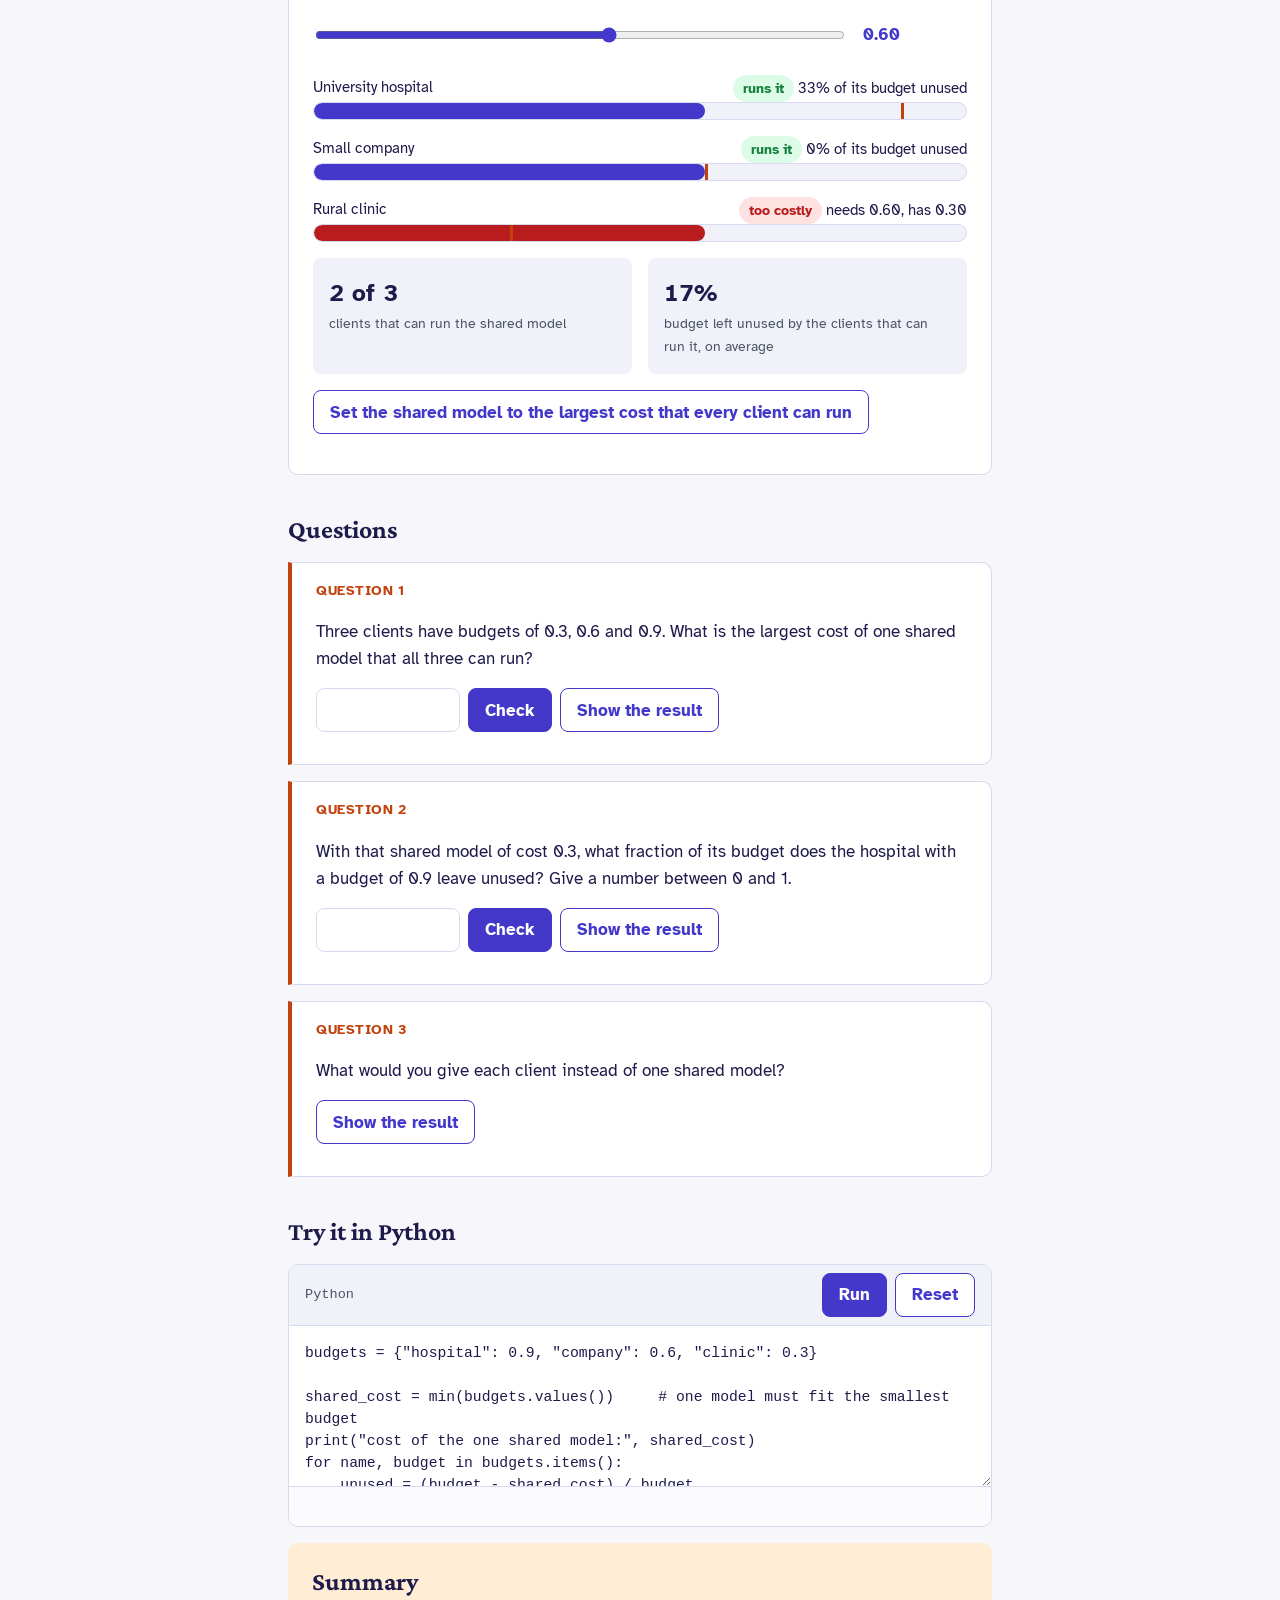
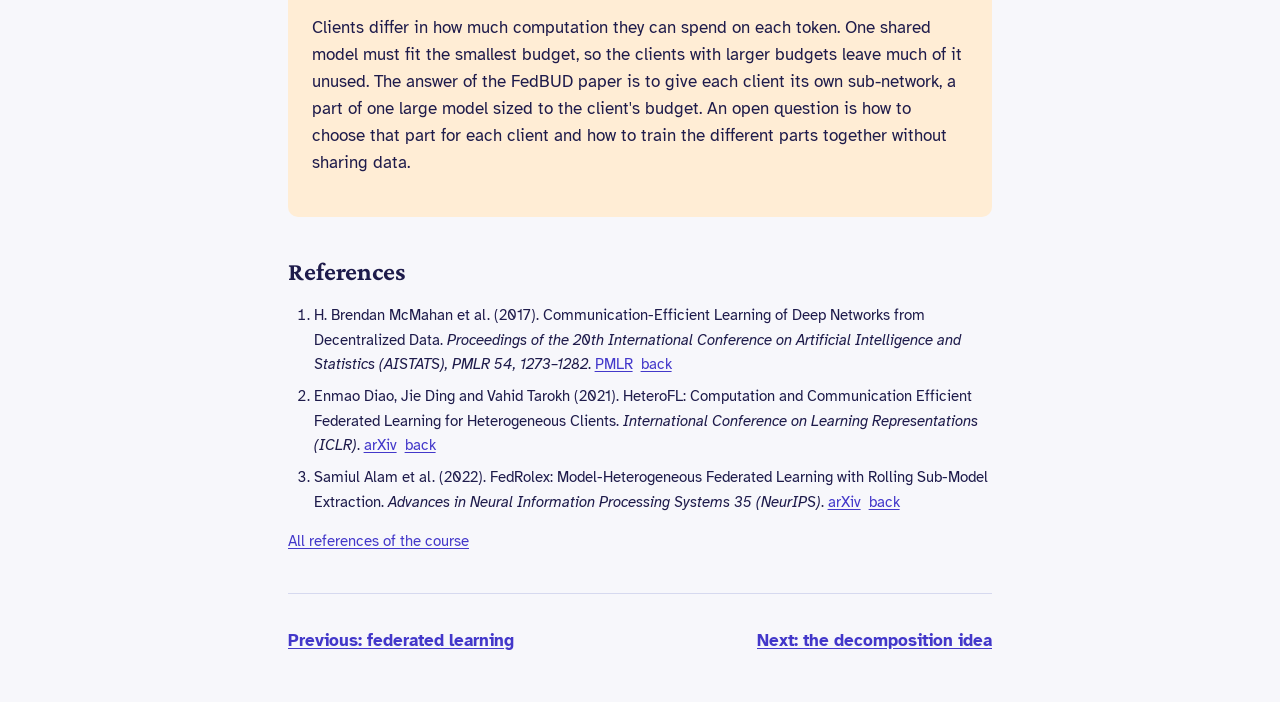
<file: lessons/03-one-size.html>
<!doctype html>
<html lang="en">
<head>
<meta charset="utf-8">
<meta name="viewport" content="width=device-width, initial-scale=1">
<title>3. Why one model does not fit all | FedBUD codebook</title>
<meta name="description" content="Each client has its own compute budget, so one shared model wastes or exceeds most budgets.">
<link rel="icon" type="image/svg+xml" href="../assets/favicon.svg">
<link rel="preconnect" href="https://fonts.googleapis.com">
<link rel="preconnect" href="https://fonts.gstatic.com" crossorigin>
<link rel="stylesheet" href="https://fonts.googleapis.com/css2?family=Atkinson+Hyperlegible:wght@400;700&family=Crimson+Pro:wght@600;700&display=swap">
<link rel="stylesheet" href="../assets/css/style.css">
</head>
<body>
<a class="skip-link" href="#main">Skip to the lesson</a>
<header class="site-header"><div class="inner">
  <a class="site-title" href="../index.html">FedBUD codebook</a>
  <span class="lesson-count">Lesson 3 of 10</span>
</div></header>

<main id="main">
  <p class="kicker">Lesson 3</p>
  <h1>Why one model does not fit all</h1>
  <p class="lead">Each client can spend a different amount of computation. One shared model must fit the client with the smallest budget, and the other clients then leave most of their budget unused.</p>

  <h2>The idea</h2>
  <p>A language model reads text as <span class="term">tokens</span>, short pieces of words. Every token costs computation. A client's <span class="term">budget</span> is the share of the full model's cost per token that the client can spend. A hospital with a server may afford most of the full cost. A clinic with a laptop may afford a small share.</p>
  <p>Lesson 2 showed that federated averaging needs every client to hold the same model. So in plain federated learning, the shared model must be cheap enough for the client with the smallest budget<sup class="cite" data-refs="mcmahan2017">[<a href="#ref-mcmahan2017" id="cite-mcmahan2017">1</a>]</sup>. The other clients could run a larger, better model, but they do not get one.</p>

  <figure class="anim" id="fig3">
    <svg role="img" aria-label="One shared model shrinks to the smallest budget and leaves the larger budgets partly unused"></svg>
    <figcaption>Live figure. One shared model for the budgets of the lesson's three example clients. It must shrink to the smallest budget, and the hatched part of each larger budget goes unused. Federated methods that give each client a slice of one model's width address part of this<sup class="cite" data-refs="diao2021heterofl,alam2022fedrolex">[<a href="#ref-diao2021heterofl" id="cite-diao2021heterofl">2</a>, <a href="#ref-alam2022fedrolex" id="cite-alam2022fedrolex">3</a>]</sup>.</figcaption>
  </figure>

  <section class="card" aria-labelledby="try3">
    <h2 class="card-title" id="try3">Try it: one shared model for three budgets</h2>
    <p>Set each client's budget, then choose the cost of one shared model. A cost of 1.0 is the full model.</p>
    <div class="control"><label for="b1">Budget of the university hospital</label><div class="row"><input type="range" id="b1" min="0.1" max="1" step="0.05" value="0.9"><output id="b1-out" for="b1"></output></div></div>
    <div class="control"><label for="b2">Budget of the small company</label><div class="row"><input type="range" id="b2" min="0.1" max="1" step="0.05" value="0.6"><output id="b2-out" for="b2"></output></div></div>
    <div class="control"><label for="b3">Budget of the rural clinic</label><div class="row"><input type="range" id="b3" min="0.1" max="1" step="0.05" value="0.3"><output id="b3-out" for="b3"></output></div></div>
    <div class="control"><label for="shared">Cost of the one shared model</label><div class="row"><input type="range" id="shared" min="0.1" max="1" step="0.05" value="0.6"><output id="shared-out" for="shared"></output></div></div>
    <div id="rows"></div>
    <div class="stats">
      <div class="stat"><div class="value" id="able"></div><div class="label">clients that can run the shared model</div></div>
      <div class="stat"><div class="value" id="unused"></div><div class="label">budget left unused by the clients that can run it, on average</div></div>
    </div>
    <div class="btn-row"><button class="btn secondary" type="button" id="fit">Set the shared model to the largest cost that every client can run</button></div>
    <p class="note" aria-live="polite" id="fit-note"></p>
  </section>

  <h2>Questions</h2>
  <div class="question" data-kind="number" data-answer="0.3" data-tol="0.001">
    <p class="q-label">Question 1</p>
    <p>Three clients have budgets of 0.3, 0.6 and 0.9. What is the largest cost of one shared model that all three can run?</p>
    <div class="btn-row"><label class="sr-only" for="q1">Your answer</label><input id="q1" type="number" step="0.05" inputmode="decimal"><button class="btn" type="button" data-check>Check</button><button class="btn secondary" type="button" data-reveal="a1">Show the result</button></div>
    <p class="feedback" aria-live="polite"></p>
    <div class="answer" id="a1" tabindex="-1" hidden>0.3, the smallest budget. A larger model would not run on the rural clinic's computer.</div>
  </div>

  <div class="question" data-kind="number" data-answer="0.67" data-tol="0.01">
    <p class="q-label">Question 2</p>
    <p>With that shared model of cost 0.3, what fraction of its budget does the hospital with a budget of 0.9 leave unused? Give a number between 0 and 1.</p>
    <div class="btn-row"><label class="sr-only" for="q2">Your answer</label><input id="q2" type="number" step="0.01" inputmode="decimal"><button class="btn" type="button" data-check>Check</button><button class="btn secondary" type="button" data-reveal="a2">Show the result</button></div>
    <p class="feedback" aria-live="polite"></p>
    <div class="answer" id="a2" tabindex="-1" hidden>About 0.67. The hospital uses 0.3 of its 0.9, so it leaves 0.6 of 0.9 unused, which is two thirds of its budget.</div>
  </div>

  <div class="question">
    <p class="q-label">Question 3</p>
    <p>What would you give each client instead of one shared model?</p>
    <div class="btn-row"><button class="btn secondary" type="button" data-reveal="a3">Show the result</button></div>
    <div class="answer" id="a3" tabindex="-1" hidden>Each client could get its own sub-network, a part of one large model sized to its budget. The hospital would keep most of the large model and the clinic a small part. Lesson 4 shows how to cut such a model, and Lesson 8 shows how the clients can still train together when their models differ.</div>
  </div>

  <h2>Try it in Python</h2>
  <div class="codecell">
    <div class="codecell-head"><span class="lang">Python</span><div class="btn-row" style="margin:0"><button class="btn" type="button" data-run>Run</button><button class="btn secondary" type="button" data-reset>Reset</button></div></div>
    <label class="sr-only" for="code3">Python code</label>
    <textarea id="code3" spellcheck="false">budgets = {"hospital": 0.9, "company": 0.6, "clinic": 0.3}

shared_cost = min(budgets.values())     # one model must fit the smallest budget
print("cost of the one shared model:", shared_cost)
for name, budget in budgets.items():
    unused = (budget - shared_cost) / budget
    print(f"{name:>8}: budget {budget:.2f}, leaves {unused:.0%} of it unused")

# With one model per client, every client can spend its full budget:
for name, budget in budgets.items():
    print(f"{name:>8}: own model of cost {budget:.2f}, leaves 0% unused")</textarea>
    <pre class="out" aria-live="polite"></pre>
  </div>

  <section class="summary" aria-labelledby="sum3">
    <h2 id="sum3">Summary</h2>
    <p>Clients differ in how much computation they can spend on each token. One shared model must fit the smallest budget, so the clients with larger budgets leave much of it unused. The answer of the FedBUD paper is to give each client its own sub-network, a part of one large model sized to the client's budget. An open question is how to choose that part for each client and how to train the different parts together without sharing data.</p>
  </section>

<!-- refs:start -->
  <section class="references" aria-labelledby="refs-h">
    <h2 id="refs-h">References</h2>
    <ol>
      <li id="ref-mcmahan2017">H. Brendan McMahan et al. (2017). Communication-Efficient Learning of Deep Networks from Decentralized Data. <em>Proceedings of the 20th International Conference on Artificial Intelligence and Statistics (AISTATS), PMLR 54, 1273–1282</em>. <a href="https://proceedings.mlr.press/v54/mcmahan17a.html">PMLR</a> <a class="back" href="#cite-mcmahan2017" aria-label="Back to where reference 1 is cited">back</a></li>
      <li id="ref-diao2021heterofl">Enmao Diao, Jie Ding and Vahid Tarokh (2021). HeteroFL: Computation and Communication Efficient Federated Learning for Heterogeneous Clients. <em>International Conference on Learning Representations (ICLR)</em>. <a href="https://arxiv.org/abs/2010.01264">arXiv</a> <a class="back" href="#cite-diao2021heterofl" aria-label="Back to where reference 2 is cited">back</a></li>
      <li id="ref-alam2022fedrolex">Samiul Alam et al. (2022). FedRolex: Model-Heterogeneous Federated Learning with Rolling Sub-Model Extraction. <em>Advances in Neural Information Processing Systems 35 (NeurIPS)</em>. <a href="https://arxiv.org/abs/2212.01548">arXiv</a> <a class="back" href="#cite-alam2022fedrolex" aria-label="Back to where reference 3 is cited">back</a></li>
    </ol>
    <p class="note"><a href="../references.html">All references of the course</a></p>
  </section>
<!-- refs:end -->
  <nav class="lesson-nav" aria-label="Lessons">
    <a href="02-federated-learning.html">Previous: federated learning</a>
    <a href="04-decomposition.html">Next: the decomposition idea</a>
  </nav>
</main>
<script type="module" src="../assets/js/lesson03.js"></script>
<script type="module" src="../assets/js/fig03.js"></script>
</body>
</html>
</file>
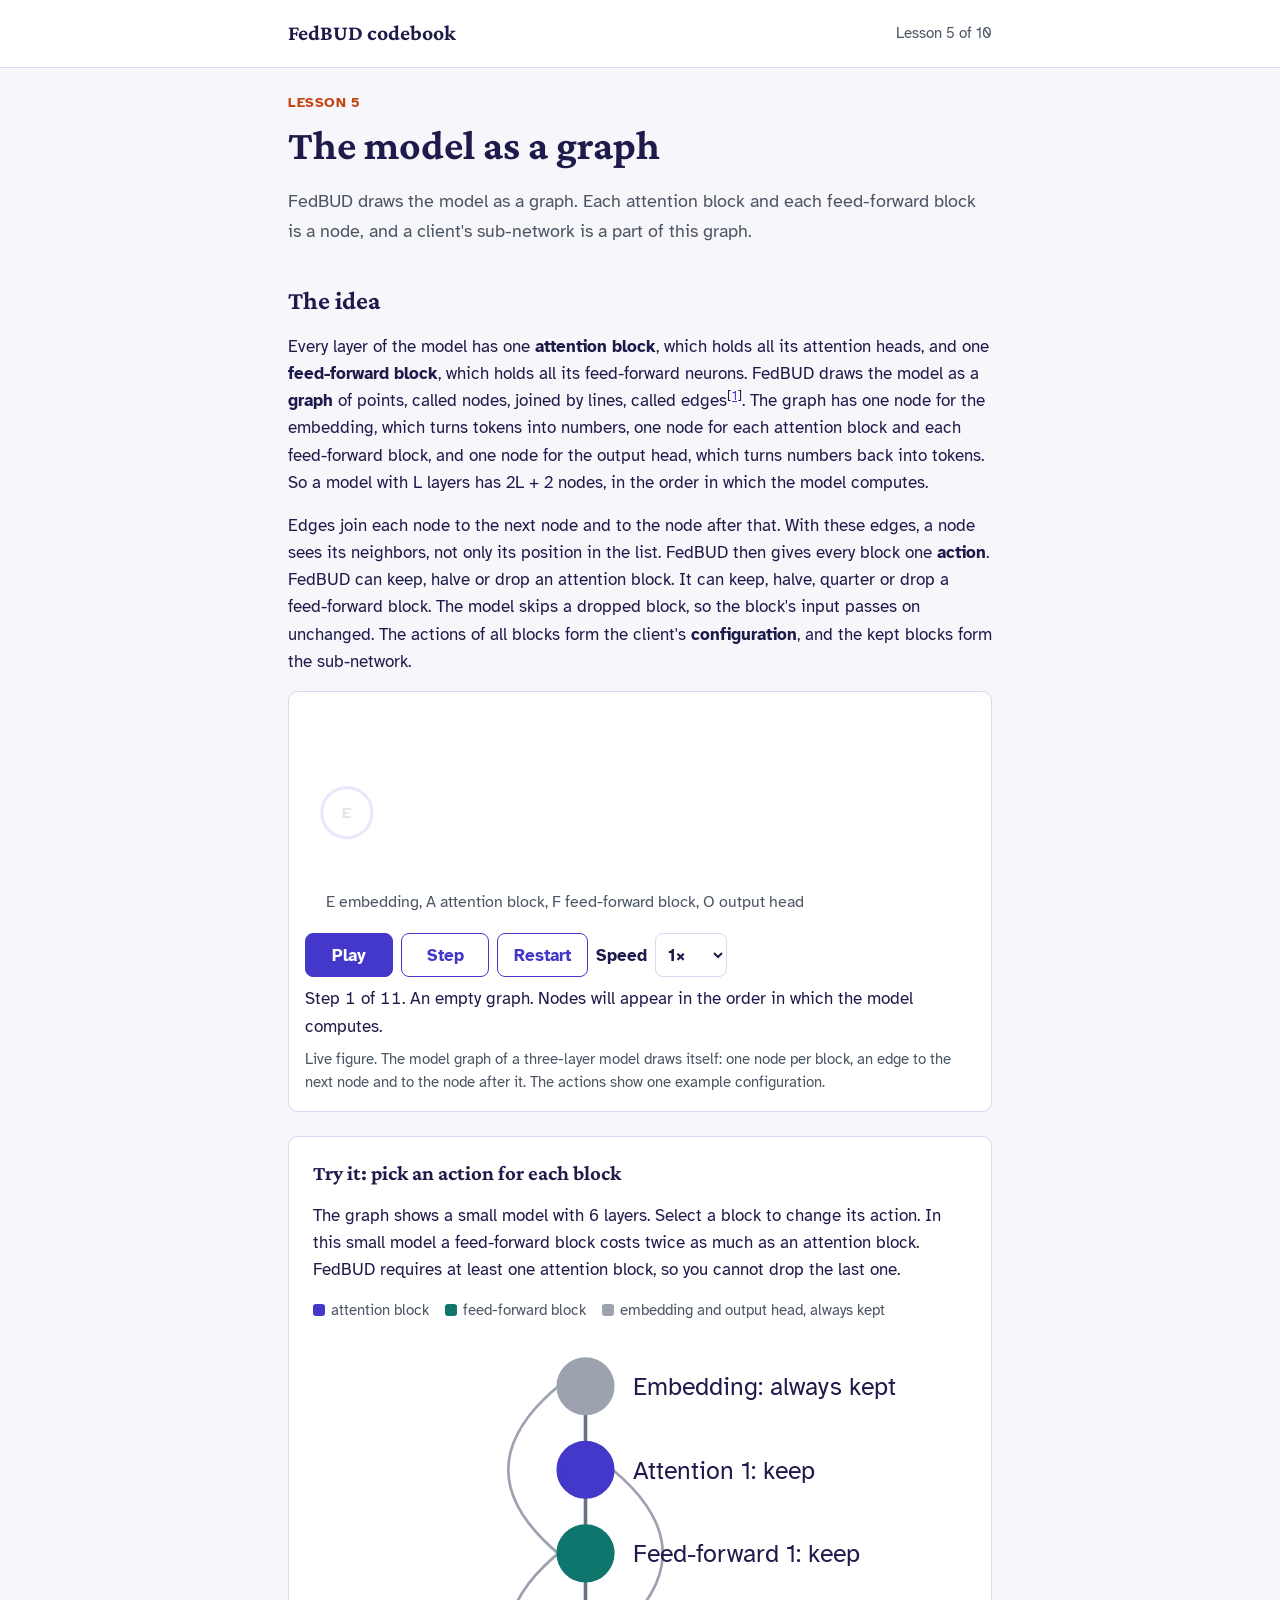
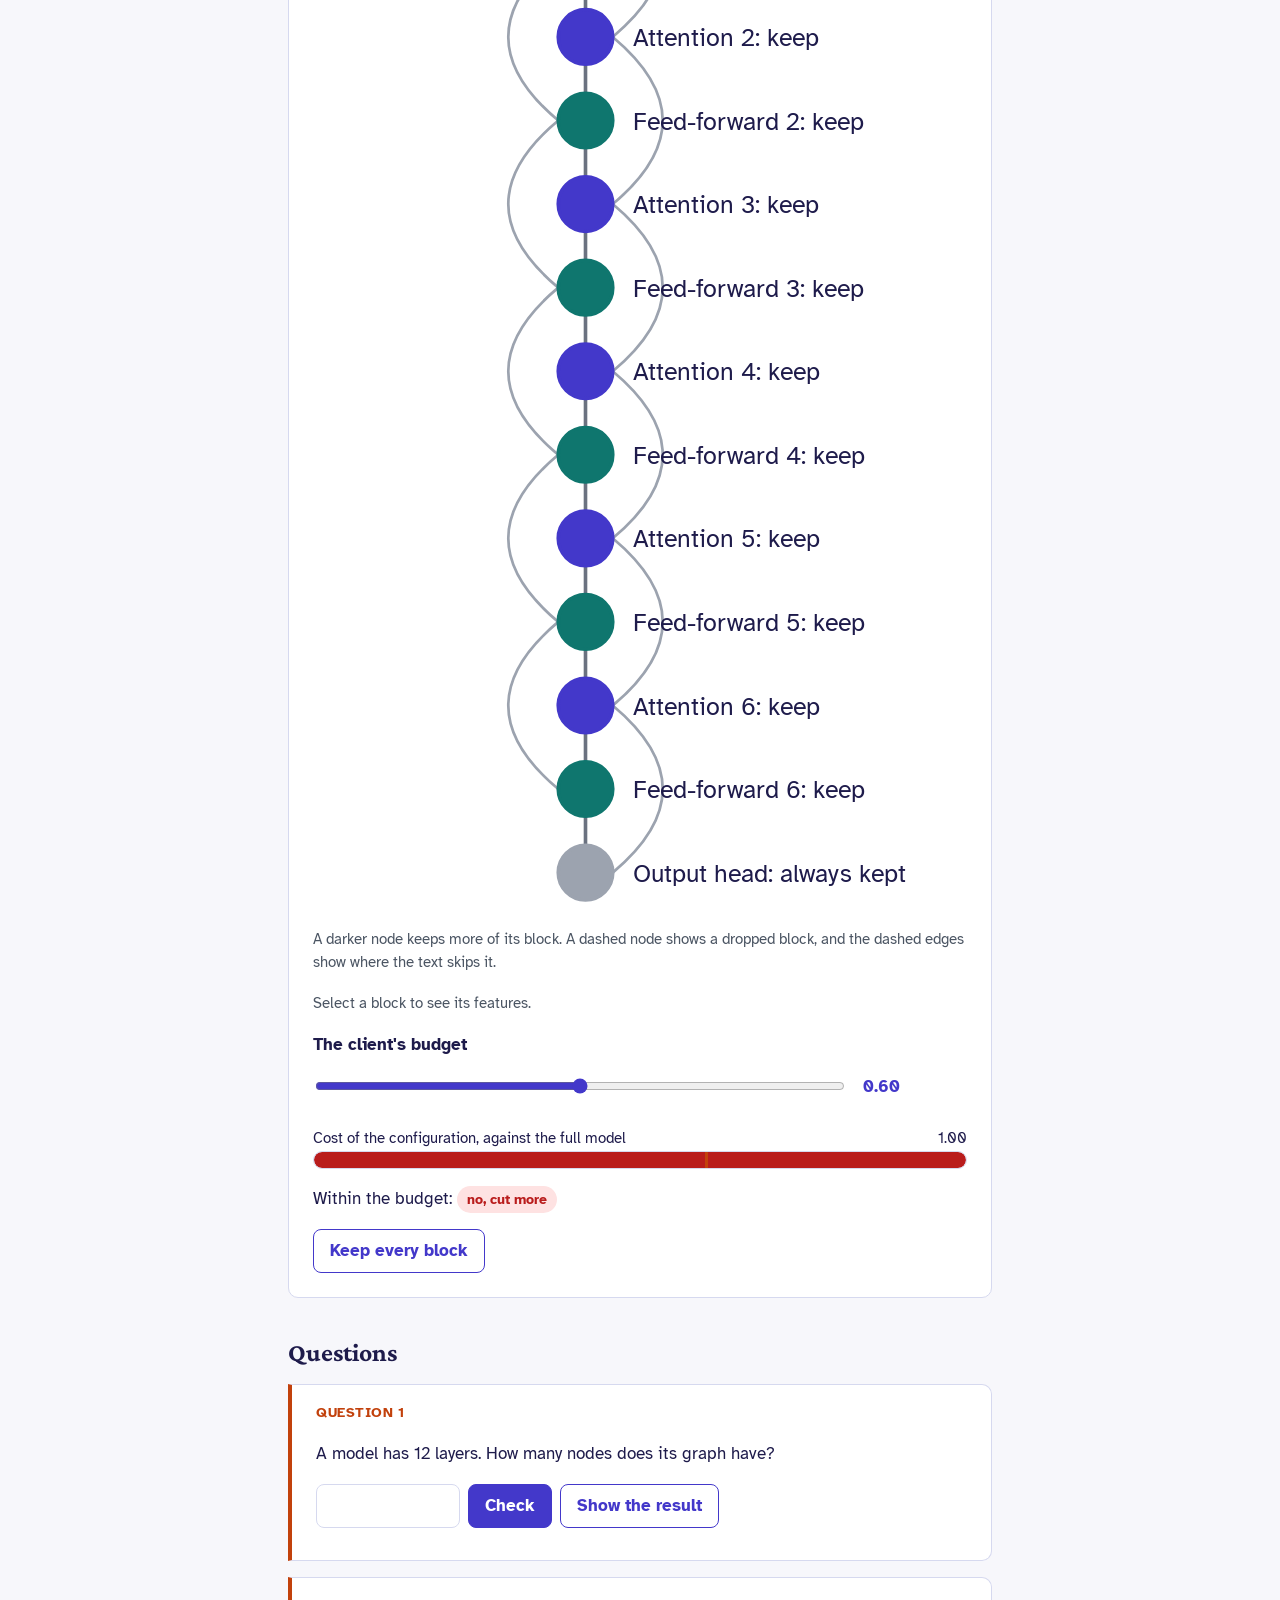
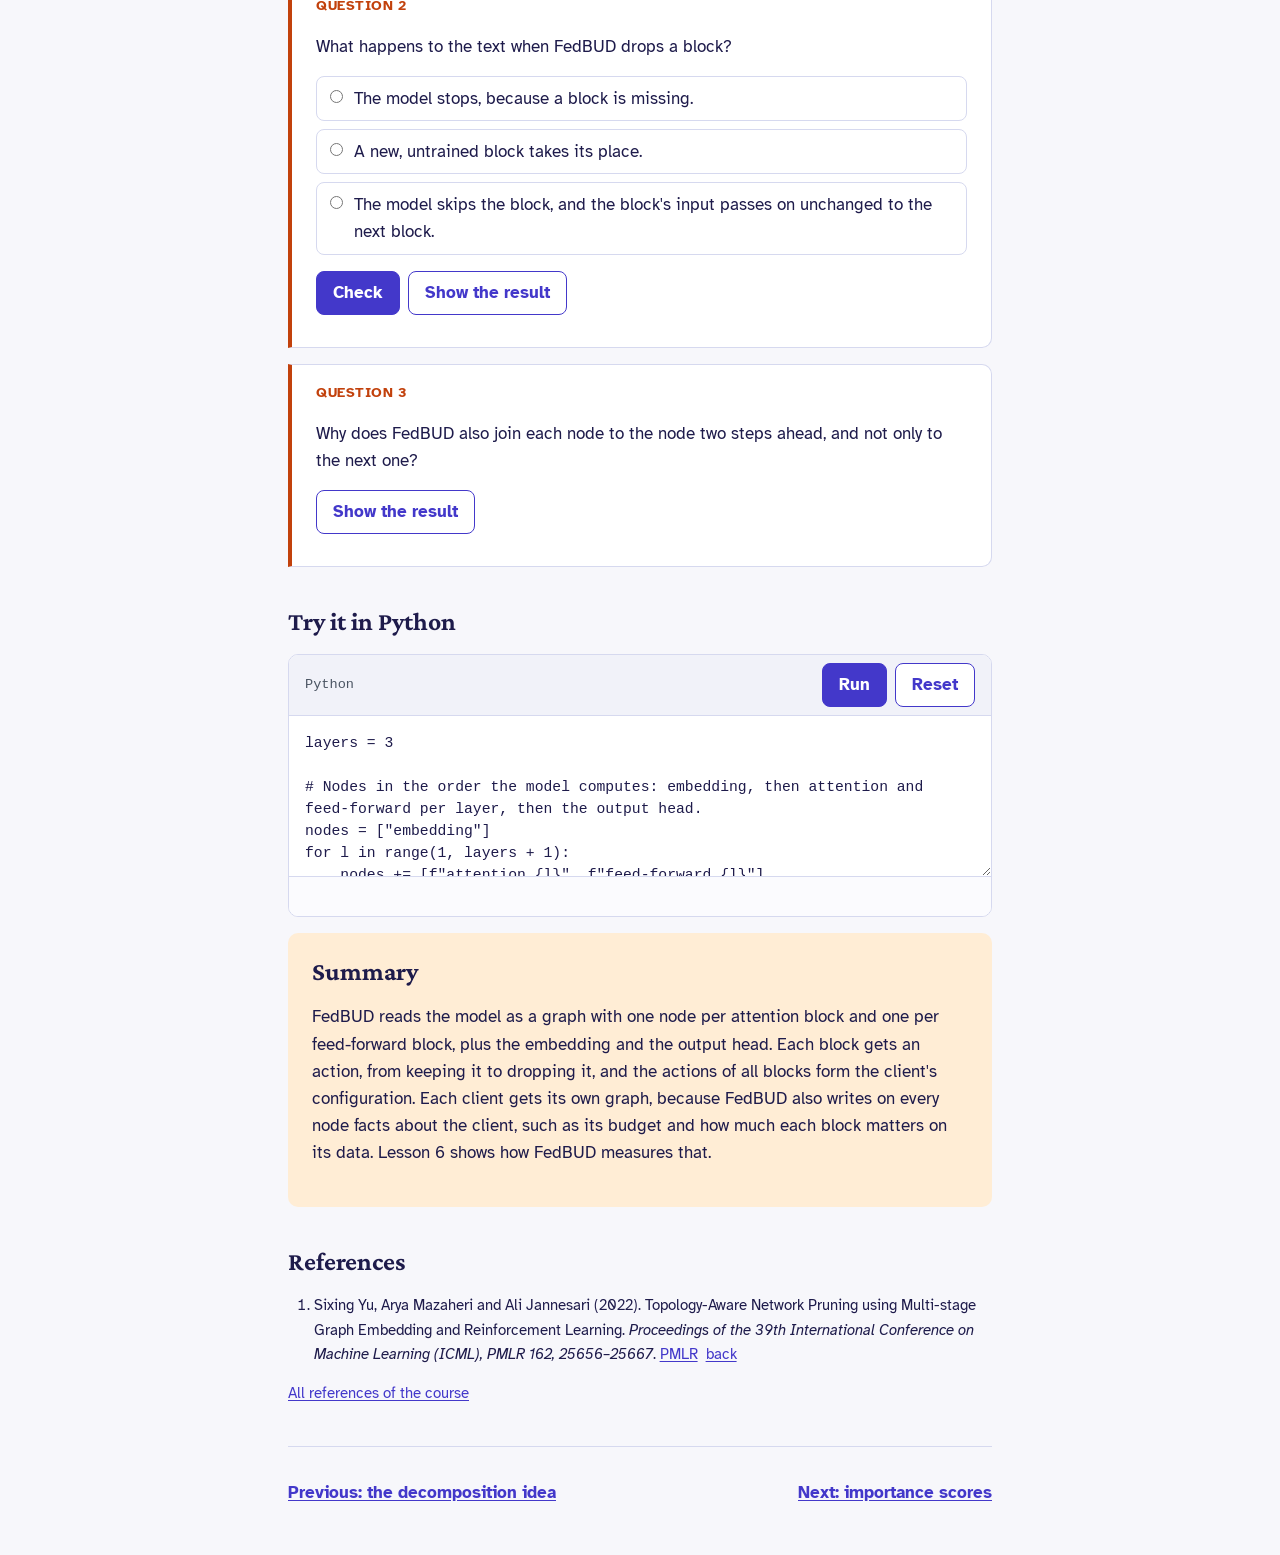
<file: lessons/05-graph.html>
<!doctype html>
<html lang="en">
<head>
<meta charset="utf-8">
<meta name="viewport" content="width=device-width, initial-scale=1">
<title>5. The model as a graph | FedBUD codebook</title>
<meta name="description" content="FedBUD reads the model as a graph with one node per attention block and one per feed-forward block.">
<link rel="icon" type="image/svg+xml" href="../assets/favicon.svg">
<link rel="preconnect" href="https://fonts.googleapis.com">
<link rel="preconnect" href="https://fonts.gstatic.com" crossorigin>
<link rel="stylesheet" href="https://fonts.googleapis.com/css2?family=Atkinson+Hyperlegible:wght@400;700&family=Crimson+Pro:wght@600;700&display=swap">
<link rel="stylesheet" href="../assets/css/style.css">
</head>
<body>
<a class="skip-link" href="#main">Skip to the lesson</a>
<header class="site-header"><div class="inner">
  <a class="site-title" href="../index.html">FedBUD codebook</a>
  <span class="lesson-count">Lesson 5 of 10</span>
</div></header>

<main id="main">
  <p class="kicker">Lesson 5</p>
  <h1>The model as a graph</h1>
  <p class="lead">FedBUD draws the model as a graph. Each attention block and each feed-forward block is a node, and a client's sub-network is a part of this graph.</p>

  <h2>The idea</h2>
  <p>Every layer of the model has one <span class="term">attention block</span>, which holds all its attention heads, and one <span class="term">feed-forward block</span>, which holds all its feed-forward neurons. FedBUD draws the model as a <span class="term">graph</span> of points, called nodes, joined by lines, called edges<sup class="cite" data-refs="yu2022gnnrl">[<a href="#ref-yu2022gnnrl" id="cite-yu2022gnnrl">1</a>]</sup>. The graph has one node for the embedding, which turns tokens into numbers, one node for each attention block and each feed-forward block, and one node for the output head, which turns numbers back into tokens. So a model with L layers has 2L + 2 nodes, in the order in which the model computes.</p>
  <p>Edges join each node to the next node and to the node after that. With these edges, a node sees its neighbors, not only its position in the list. FedBUD then gives every block one <span class="term">action</span>. FedBUD can keep, halve or drop an attention block. It can keep, halve, quarter or drop a feed-forward block. The model skips a dropped block, so the block's input passes on unchanged. The actions of all blocks form the client's <span class="term">configuration</span>, and the kept blocks form the sub-network.</p>

  <figure class="anim" id="fig5">
    <svg role="img" aria-label="The model graph of a three-layer model, eight nodes, with one block dropped and skipped"></svg>
    <figcaption>Live figure. The model graph of a three-layer model draws itself: one node per block, an edge to the next node and to the node after it. The actions show one example configuration.</figcaption>
  </figure>

  <section class="card" aria-labelledby="try5">
    <h2 class="card-title" id="try5">Try it: pick an action for each block</h2>
    <p>The graph shows a small model with 6 layers. Select a block to change its action. In this small model a feed-forward block costs twice as much as an attention block. FedBUD requires at least one attention block, so you cannot drop the last one.</p>
    <div class="legend">
      <span style="--swatch: #4338ca">attention block</span>
      <span style="--swatch: #0f766e">feed-forward block</span>
      <span style="--swatch: #9ca3af">embedding and output head, always kept</span>
    </div>
    <figure>
      <svg class="chart" id="graph" role="group" aria-label="Graph of the model. Each block is a button that changes its action."></svg>
      <figcaption>A darker node keeps more of its block. A dashed node shows a dropped block, and the dashed edges show where the text skips it.</figcaption>
    </figure>
    <p aria-live="polite" id="picked" class="note">Select a block to see its features.</p>
    <div class="control">
      <label for="budget">The client's budget</label>
      <div class="row"><input type="range" id="budget" min="0.2" max="1" step="0.05" value="0.6"><output id="budget-out" for="budget"></output></div>
    </div>
    <div class="meter">
      <div class="meter-label"><span>Cost of the configuration, against the full model</span><span id="cost-txt"></span></div>
      <div class="meter-track"><div class="meter-fill" id="cost-fill"></div><div class="meter-limit" id="budget-lim" aria-hidden="true"></div></div>
    </div>
    <p>Within the budget: <span id="fit" class="status"></span></p>
    <div class="btn-row"><button class="btn secondary" type="button" id="reset">Keep every block</button></div>
  </section>

  <h2>Questions</h2>
  <div class="question" data-kind="number" data-answer="26" data-tol="0">
    <p class="q-label">Question 1</p>
    <p>A model has 12 layers. How many nodes does its graph have?</p>
    <div class="btn-row"><label class="sr-only" for="q1">Your answer</label><input id="q1" type="number" step="1" inputmode="numeric"><button class="btn" type="button" data-check>Check</button><button class="btn secondary" type="button" data-reveal="a1">Show the result</button></div>
    <p class="feedback" aria-live="polite"></p>
    <div class="answer" id="a1" tabindex="-1" hidden>26. Each of the 12 layers gives two nodes, one attention block and one feed-forward block, and the embedding and the output head add two more: 2 × 12 + 2 = 26.</div>
  </div>

  <div class="question" data-kind="choice" data-answer="c">
    <p class="q-label">Question 2</p>
    <p>What happens to the text when FedBUD drops a block?</p>
    <ul class="choices">
      <li><label><input type="radio" name="q2" value="a"> The model stops, because a block is missing.</label></li>
      <li><label><input type="radio" name="q2" value="b"> A new, untrained block takes its place.</label></li>
      <li><label><input type="radio" name="q2" value="c"> The model skips the block, and the block's input passes on unchanged to the next block.</label></li>
    </ul>
    <div class="btn-row"><button class="btn" type="button" data-check>Check</button><button class="btn secondary" type="button" data-reveal="a2">Show the result</button></div>
    <p class="feedback" aria-live="polite"></p>
    <div class="answer" id="a2" tabindex="-1" hidden>The model skips the block. Every block adds its result to the text it receives, so without the block the text passes on unchanged. This is why every configuration still runs as it is.</div>
  </div>

  <div class="question">
    <p class="q-label">Question 3</p>
    <p>Why does FedBUD also join each node to the node two steps ahead, and not only to the next one?</p>
    <div class="btn-row"><button class="btn secondary" type="button" data-reveal="a3">Show the result</button></div>
    <div class="answer" id="a3" tabindex="-1" hidden>With these extra edges, each node sees more of its neighborhood. The algorithm that reads the graph can then judge a block by the blocks around it, not only by its place in the list. Lesson 7 shows this algorithm.</div>
  </div>

  <h2>Try it in Python</h2>
  <div class="codecell">
    <div class="codecell-head"><span class="lang">Python</span><div class="btn-row" style="margin:0"><button class="btn" type="button" data-run>Run</button><button class="btn secondary" type="button" data-reset>Reset</button></div></div>
    <label class="sr-only" for="code5">Python code</label>
    <textarea id="code5" spellcheck="false">layers = 3

# Nodes in the order the model computes: embedding, then attention and feed-forward per layer, then the output head.
nodes = ["embedding"]
for l in range(1, layers + 1):
    nodes += [f"attention {l}", f"feed-forward {l}"]
nodes.append("output head")

# Edges join each node to the next node and to the node after that.
edges = [(i, j) for i in range(len(nodes)) for j in (i + 1, i + 2) if j < len(nodes)]

print(len(nodes), "nodes:", nodes)
print(len(edges), "edges:")
for i, j in edges:
    print(f"  {nodes[i]} -> {nodes[j]}")</textarea>
    <pre class="out" aria-live="polite"></pre>
  </div>

  <section class="summary" aria-labelledby="sum5">
    <h2 id="sum5">Summary</h2>
    <p>FedBUD reads the model as a graph with one node per attention block and one per feed-forward block, plus the embedding and the output head. Each block gets an action, from keeping it to dropping it, and the actions of all blocks form the client's configuration. Each client gets its own graph, because FedBUD also writes on every node facts about the client, such as its budget and how much each block matters on its data. Lesson 6 shows how FedBUD measures that.</p>
  </section>

<!-- refs:start -->
  <section class="references" aria-labelledby="refs-h">
    <h2 id="refs-h">References</h2>
    <ol>
      <li id="ref-yu2022gnnrl">Sixing Yu, Arya Mazaheri and Ali Jannesari (2022). Topology-Aware Network Pruning using Multi-stage Graph Embedding and Reinforcement Learning. <em>Proceedings of the 39th International Conference on Machine Learning (ICML), PMLR 162, 25656–25667</em>. <a href="https://proceedings.mlr.press/v162/yu22e.html">PMLR</a> <a class="back" href="#cite-yu2022gnnrl" aria-label="Back to where reference 1 is cited">back</a></li>
    </ol>
    <p class="note"><a href="../references.html">All references of the course</a></p>
  </section>
<!-- refs:end -->
  <nav class="lesson-nav" aria-label="Lessons">
    <a href="04-decomposition.html">Previous: the decomposition idea</a>
    <a href="06-importance.html">Next: importance scores</a>
  </nav>
</main>
<script type="module" src="../assets/js/lesson05.js"></script>
<script type="module" src="../assets/js/fig05.js"></script>
</body>
</html>
</file>
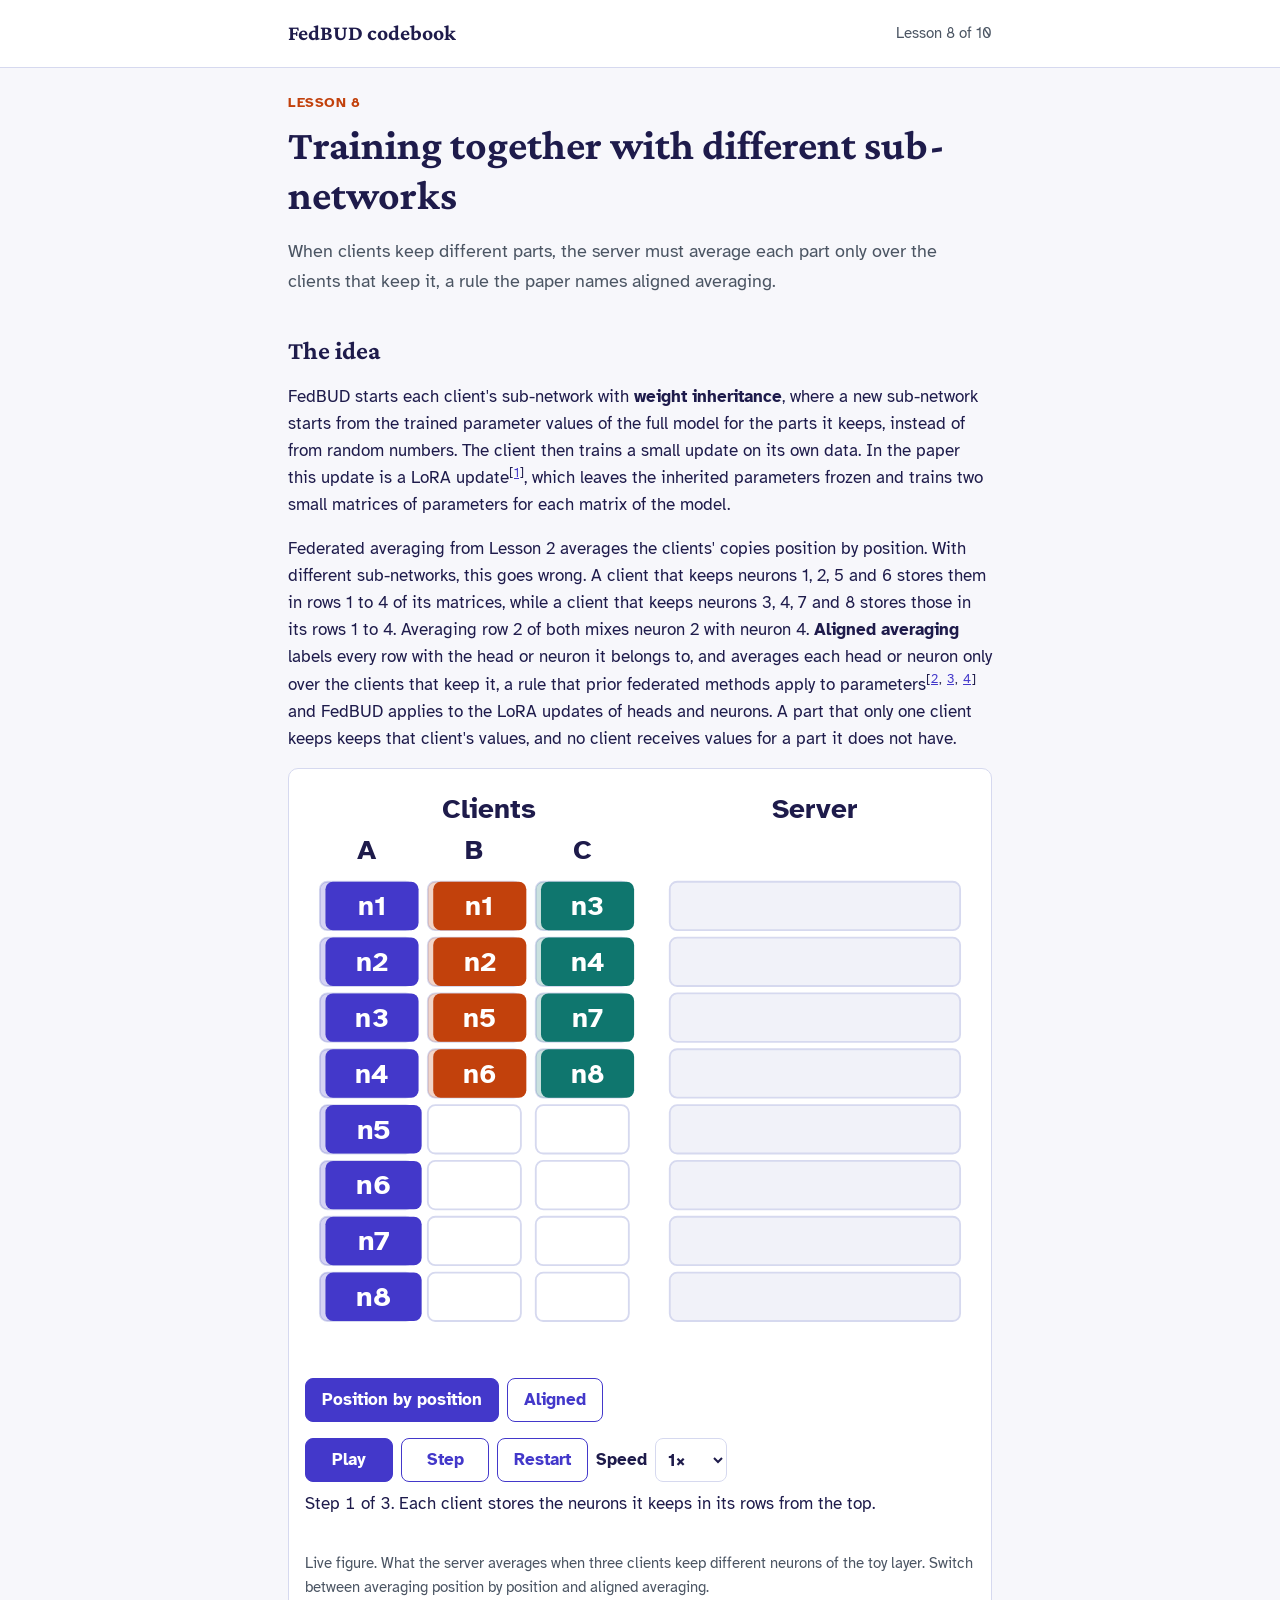
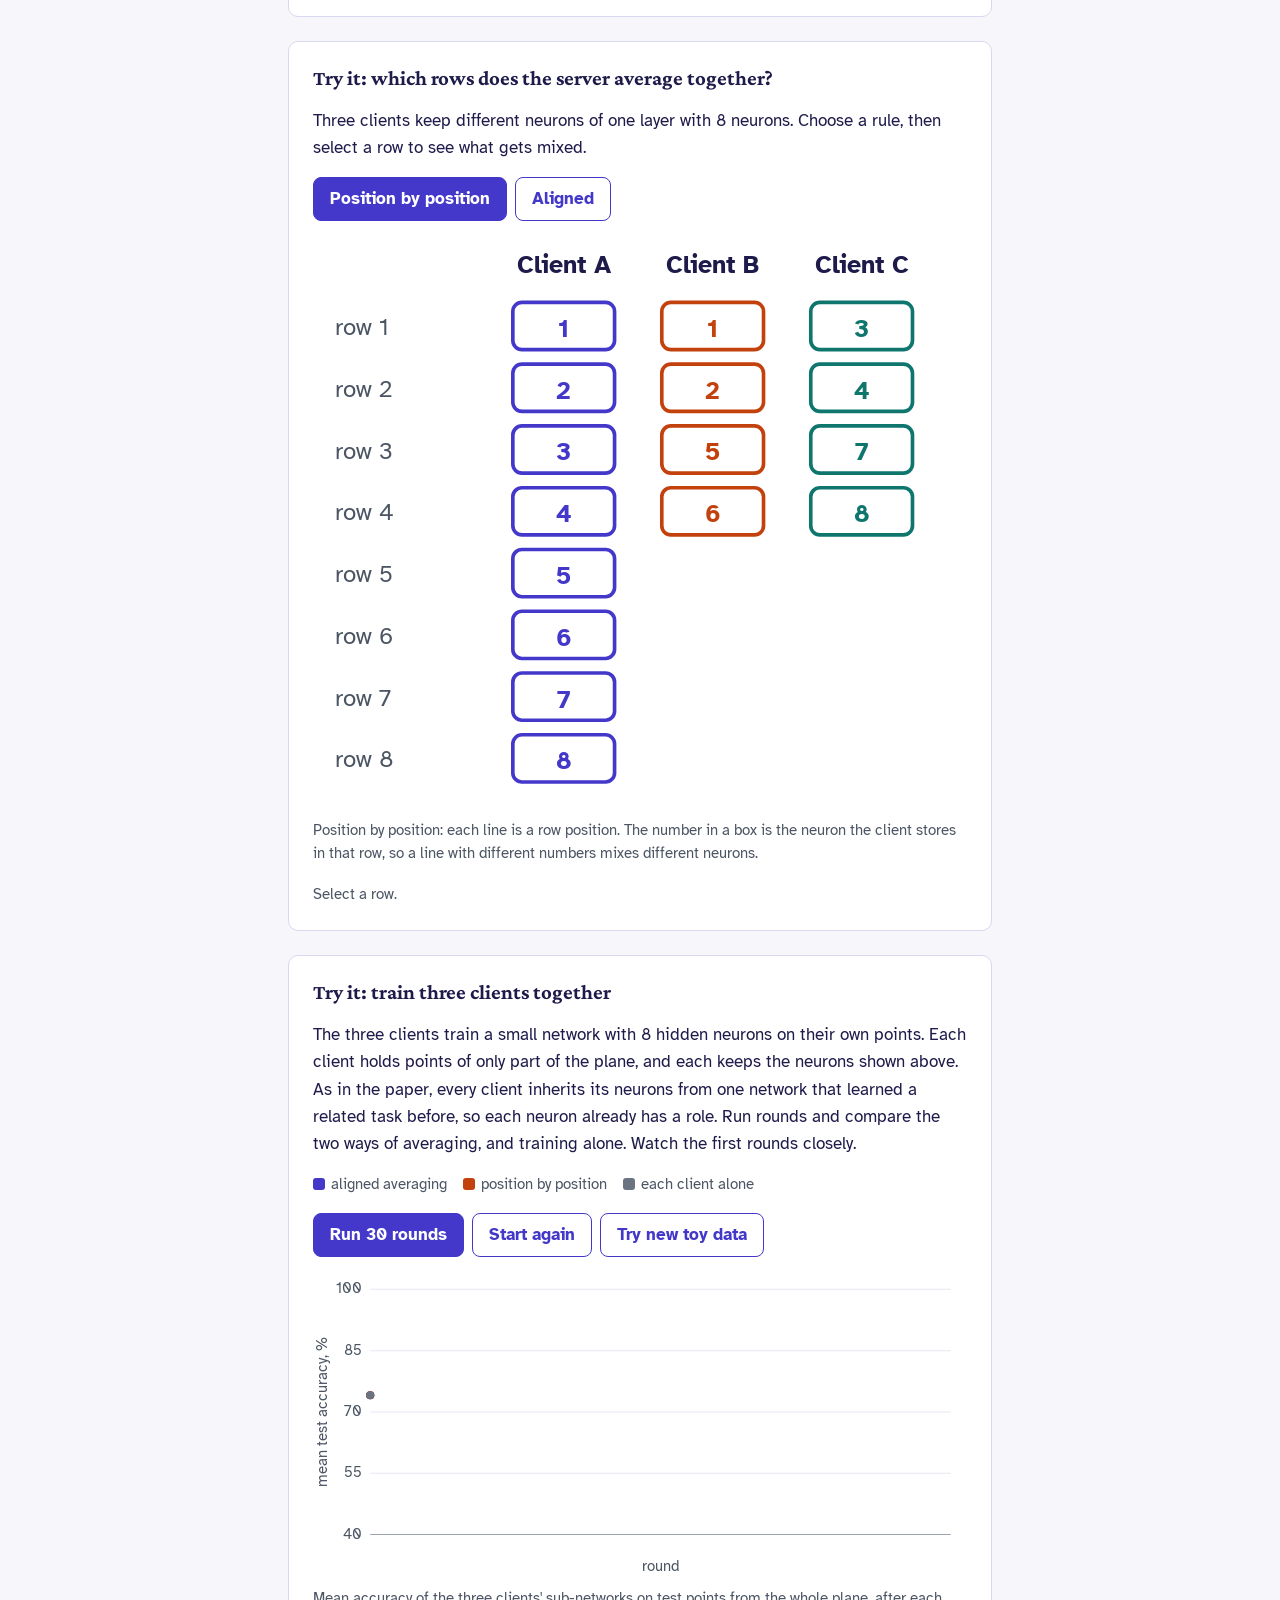
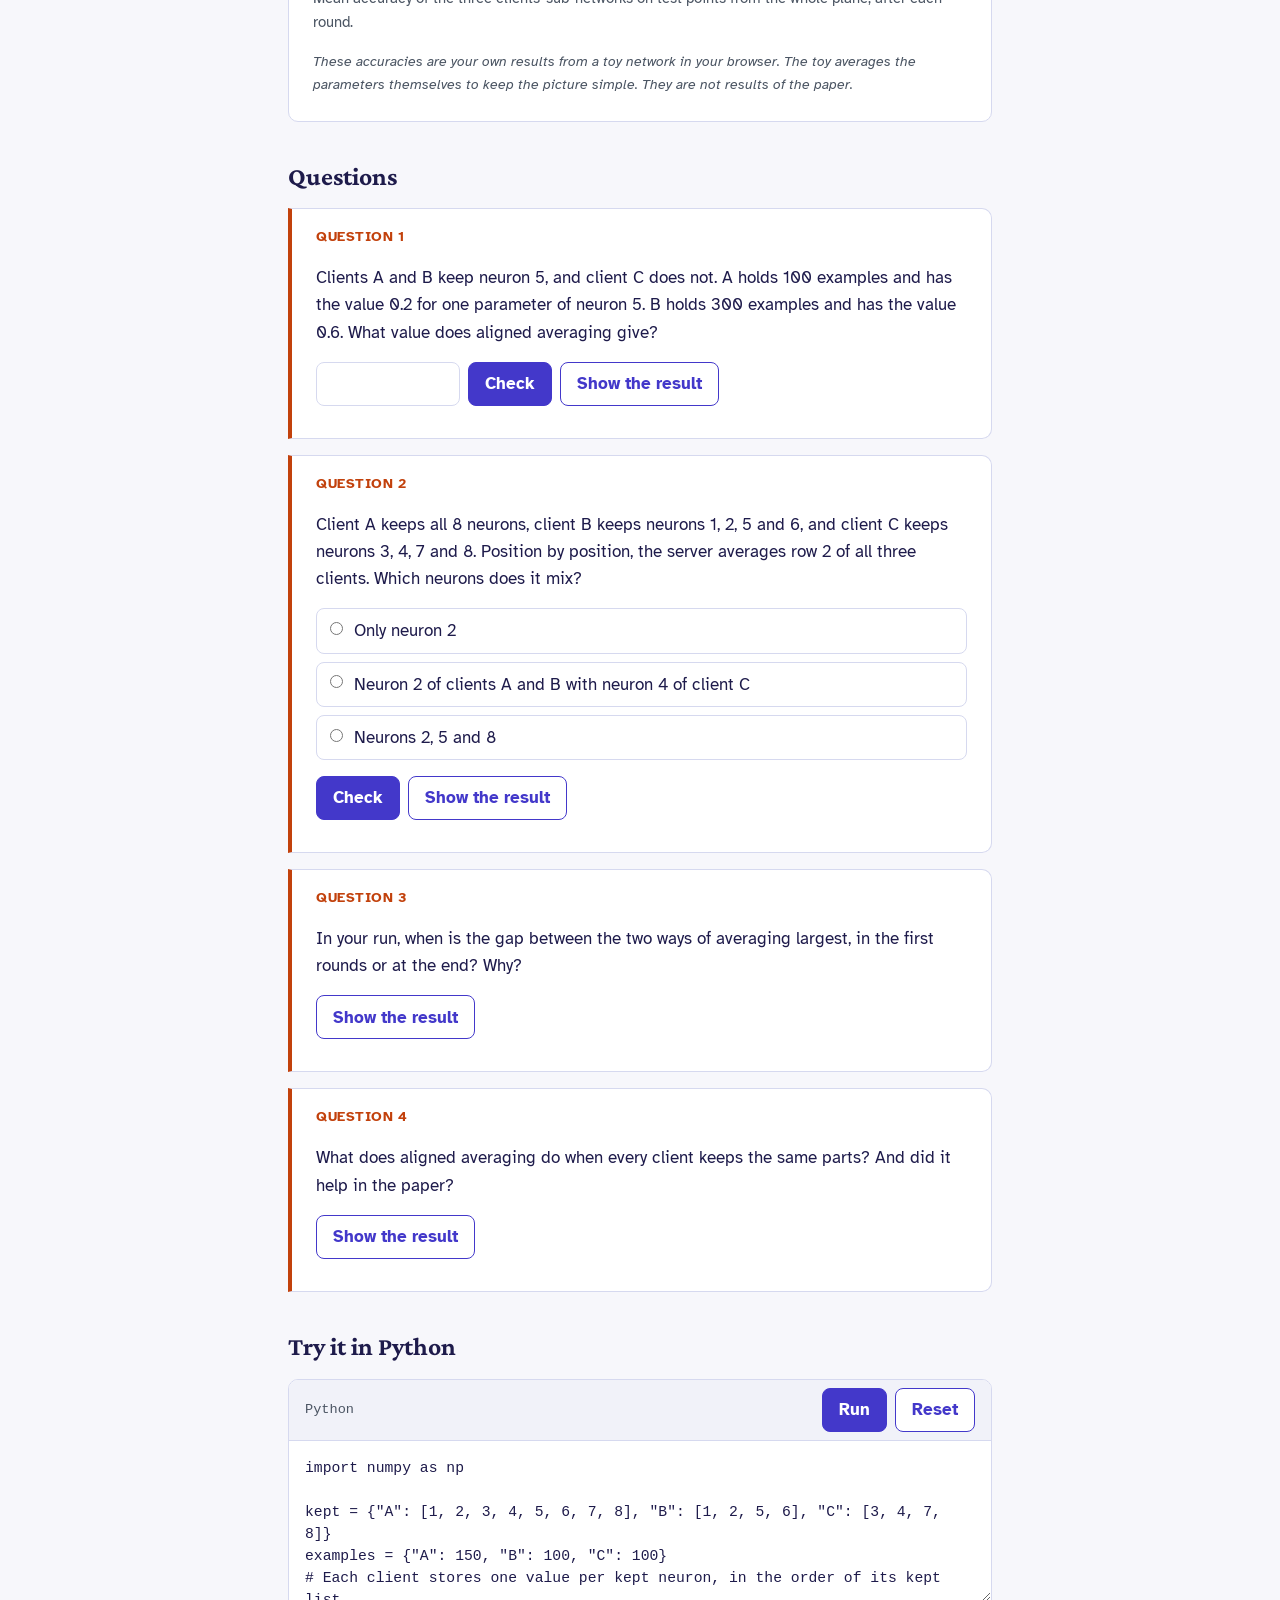
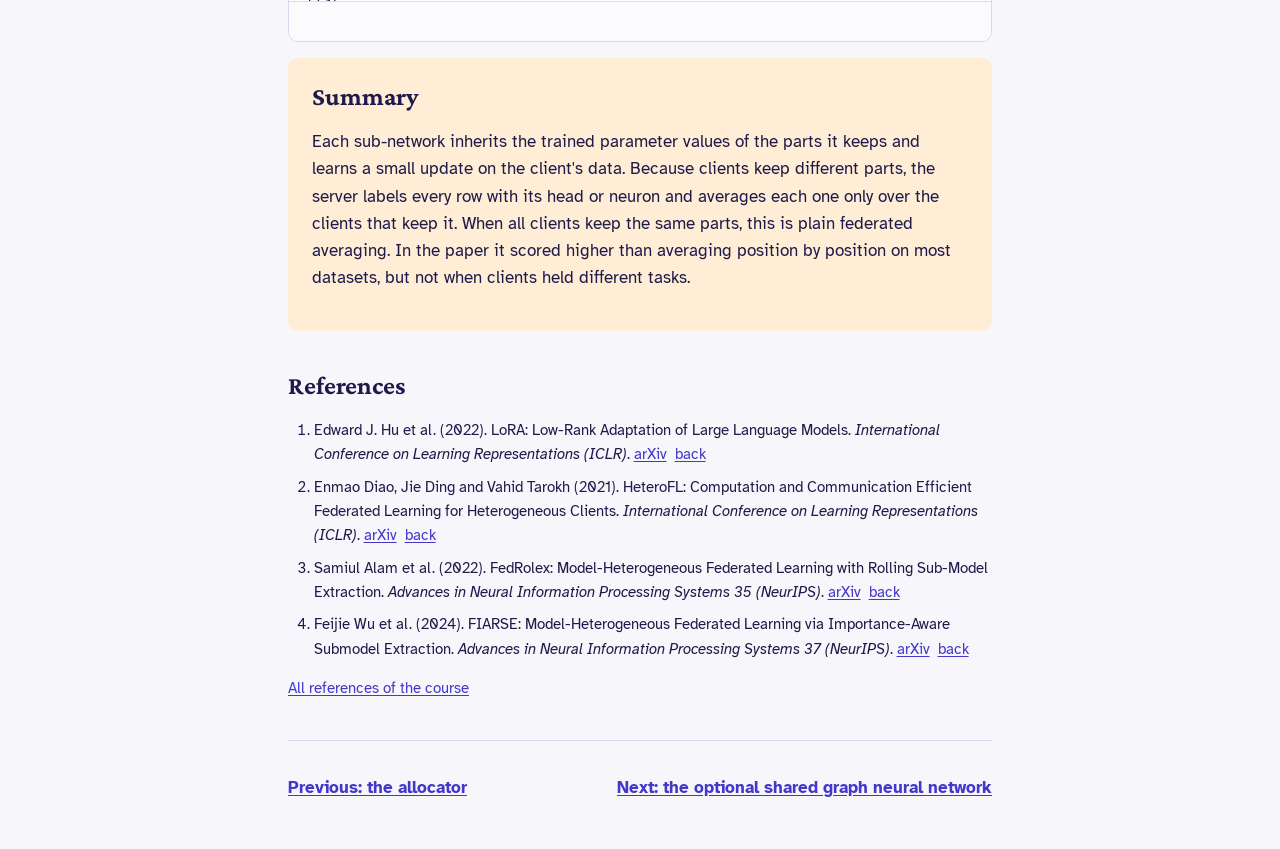
<file: lessons/08-aligned-averaging.html>
<!doctype html>
<html lang="en">
<head>
<meta charset="utf-8">
<meta name="viewport" content="width=device-width, initial-scale=1">
<title>8. Training together | FedBUD codebook</title>
<meta name="description" content="Aligned averaging: average each part only over the clients that keep it.">
<link rel="icon" type="image/svg+xml" href="../assets/favicon.svg">
<link rel="preconnect" href="https://fonts.googleapis.com">
<link rel="preconnect" href="https://fonts.gstatic.com" crossorigin>
<link rel="stylesheet" href="https://fonts.googleapis.com/css2?family=Atkinson+Hyperlegible:wght@400;700&family=Crimson+Pro:wght@600;700&display=swap">
<link rel="stylesheet" href="../assets/css/style.css">
</head>
<body>
<a class="skip-link" href="#main">Skip to the lesson</a>
<header class="site-header"><div class="inner">
  <a class="site-title" href="../index.html">FedBUD codebook</a>
  <span class="lesson-count">Lesson 8 of 10</span>
</div></header>

<main id="main">
  <p class="kicker">Lesson 8</p>
  <h1>Training together with different sub-networks</h1>
  <p class="lead">When clients keep different parts, the server must average each part only over the clients that keep it, a rule the paper names aligned averaging.</p>

  <h2>The idea</h2>
  <p>FedBUD starts each client's sub-network with <span class="term">weight inheritance</span>, where a new sub-network starts from the trained parameter values of the full model for the parts it keeps, instead of from random numbers. The client then trains a small update on its own data. In the paper this update is a LoRA update<sup class="cite" data-refs="hu2022lora">[<a href="#ref-hu2022lora" id="cite-hu2022lora">1</a>]</sup>, which leaves the inherited parameters frozen and trains two small matrices of parameters for each matrix of the model.</p>
  <p>Federated averaging from Lesson 2 averages the clients' copies position by position. With different sub-networks, this goes wrong. A client that keeps neurons 1, 2, 5 and 6 stores them in rows 1 to 4 of its matrices, while a client that keeps neurons 3, 4, 7 and 8 stores those in its rows 1 to 4. Averaging row 2 of both mixes neuron 2 with neuron 4. <span class="term">Aligned averaging</span> labels every row with the head or neuron it belongs to, and averages each head or neuron only over the clients that keep it, a rule that prior federated methods apply to parameters<sup class="cite" data-refs="diao2021heterofl,alam2022fedrolex,wu2024fiarse">[<a href="#ref-diao2021heterofl" id="cite-diao2021heterofl">2</a>, <a href="#ref-alam2022fedrolex" id="cite-alam2022fedrolex">3</a>, <a href="#ref-wu2024fiarse" id="cite-wu2024fiarse">4</a>]</sup> and FedBUD applies to the LoRA updates of heads and neurons. A part that only one client keeps keeps that client's values, and no client receives values for a part it does not have.</p>

  <figure class="anim" id="fig8">
    <svg role="img" aria-label="Position by position, four server slots mix different neurons; aligned, none does"></svg>
    <figcaption>Live figure. What the server averages when three clients keep different neurons of the toy layer. Switch between averaging position by position and aligned averaging.</figcaption>
  </figure>

  <section class="card" aria-labelledby="try8a">
    <h2 class="card-title" id="try8a">Try it: which rows does the server average together?</h2>
    <p>Three clients keep different neurons of one layer with 8 neurons. Choose a rule, then select a row to see what gets mixed.</p>
    <div class="btn-row" role="group" aria-label="Averaging rule">
      <button class="btn" type="button" id="view-pos" aria-pressed="true">Position by position</button>
      <button class="btn secondary" type="button" id="view-aln" aria-pressed="false">Aligned</button>
    </div>
    <figure>
      <svg class="chart" id="rows" role="group" aria-label="Rows of the three clients' matrices"></svg>
      <figcaption id="rows-caption">Each column is a client, each box a stored row, and the number in a box is the neuron that the row belongs to.</figcaption>
    </figure>
    <p aria-live="polite" id="row-note" class="note">Select a row.</p>
  </section>

  <section class="card" aria-labelledby="try8b">
    <h2 class="card-title" id="try8b">Try it: train three clients together</h2>
    <p>The three clients train a small network with 8 hidden neurons on their own points. Each client holds points of only part of the plane, and each keeps the neurons shown above. As in the paper, every client inherits its neurons from one network that learned a related task before, so each neuron already has a role. Run rounds and compare the two ways of averaging, and training alone. Watch the first rounds closely.</p>
    <div class="legend">
      <span style="--swatch: #4338ca">aligned averaging</span>
      <span style="--swatch: #c2410c">position by position</span>
      <span style="--swatch: #6b7280">each client alone</span>
    </div>
    <div class="btn-row">
      <button class="btn" type="button" id="run">Run 30 rounds</button>
      <button class="btn secondary" type="button" id="reset">Start again</button>
      <button class="btn secondary" type="button" id="new-data">Try new toy data</button>
    </div>
    <figure>
      <svg class="chart" id="curve" role="img" aria-label="Mean test accuracy of the three clients after each round, for the two ways of averaging and for training alone"></svg>
      <figcaption>Mean accuracy of the three clients' sub-networks on test points from the whole plane, after each round.</figcaption>
    </figure>
    <p aria-live="polite" id="final"></p>
    <p class="own-result">These accuracies are your own results from a toy network in your browser. The toy averages the parameters themselves to keep the picture simple. They are not results of the paper.</p>
  </section>

  <h2>Questions</h2>
  <div class="question" data-kind="number" data-answer="0.5" data-tol="0.001">
    <p class="q-label">Question 1</p>
    <p>Clients A and B keep neuron 5, and client C does not. A holds 100 examples and has the value 0.2 for one parameter of neuron 5. B holds 300 examples and has the value 0.6. What value does aligned averaging give?</p>
    <div class="btn-row"><label class="sr-only" for="q1">Your answer</label><input id="q1" type="number" step="0.05" inputmode="decimal"><button class="btn" type="button" data-check>Check</button><button class="btn secondary" type="button" data-reveal="a1">Show the result</button></div>
    <p class="feedback" aria-live="polite"></p>
    <div class="answer" id="a1" tabindex="-1" hidden>0.5, which is (100 × 0.2 + 300 × 0.6) divided by 400. Client C does not count, because it does not keep neuron 5.</div>
  </div>

  <div class="question" data-kind="choice" data-answer="b">
    <p class="q-label">Question 2</p>
    <p>Client A keeps all 8 neurons, client B keeps neurons 1, 2, 5 and 6, and client C keeps neurons 3, 4, 7 and 8. Position by position, the server averages row 2 of all three clients. Which neurons does it mix?</p>
    <ul class="choices">
      <li><label><input type="radio" name="q2" value="a"> Only neuron 2</label></li>
      <li><label><input type="radio" name="q2" value="b"> Neuron 2 of clients A and B with neuron 4 of client C</label></li>
      <li><label><input type="radio" name="q2" value="c"> Neurons 2, 5 and 8</label></li>
    </ul>
    <div class="btn-row"><button class="btn" type="button" data-check>Check</button><button class="btn secondary" type="button" data-reveal="a2">Show the result</button></div>
    <p class="feedback" aria-live="polite"></p>
    <div class="answer" id="a2" tabindex="-1" hidden>Neuron 2 of A and B with neuron 4 of C, because C stores neuron 4 in its second row. Client C then receives back an average that partly belongs to another neuron.</div>
  </div>

  <div class="question">
    <p class="q-label">Question 3</p>
    <p>In your run, when is the gap between the two ways of averaging largest, in the first rounds or at the end? Why?</p>
    <div class="btn-row"><button class="btn secondary" type="button" data-reveal="a3b">Show the result</button></div>
    <div class="answer" id="a3b" tabindex="-1" hidden>In most toy runs the gap is largest in the first rounds. Right after the first average, a client that stores its neurons in other rows receives parameter values that belong partly to other neurons, so it loses part of what it inherited. Local training then repairs some of the damage, and the gap may shrink or even reverse after many rounds. Aligned averaging avoids the damage in the first place.</div>
  </div>

  <div class="question">
    <p class="q-label">Question 4</p>
    <p>What does aligned averaging do when every client keeps the same parts? And did it help in the paper?</p>
    <div class="btn-row"><button class="btn secondary" type="button" data-reveal="a3">Show the result</button></div>
    <div class="answer" id="a3" tabindex="-1" hidden>When every client keeps the same parts, aligned averaging is plain federated averaging. In the paper, against averaging position by position, FedBUD scored higher on five of six datasets in one series of runs. On the federation where four clients hold four different tasks, it raised the loss in both series. With one run per setting, the paper could not establish an effect, so it calls this result partial support and advises testing aligned averaging first when clients hold different tasks.</div>
  </div>

  <h2>Try it in Python</h2>
  <div class="codecell">
    <div class="codecell-head"><span class="lang">Python</span><div class="btn-row" style="margin:0"><button class="btn" type="button" data-run>Run</button><button class="btn secondary" type="button" data-reset>Reset</button></div></div>
    <label class="sr-only" for="code8">Python code</label>
    <textarea id="code8" spellcheck="false">import numpy as np

kept = {"A": [1, 2, 3, 4, 5, 6, 7, 8], "B": [1, 2, 5, 6], "C": [3, 4, 7, 8]}
examples = {"A": 150, "B": 100, "C": 100}
# Each client stores one value per kept neuron, in the order of its kept list.
rows = {k: np.array(v, dtype=float) * 0.1 + i for i, (k, v) in enumerate(kept.items())}

aligned = {}
for neuron in range(1, 9):
    owners = [k for k in kept if neuron in kept[k]]
    total = sum(examples[k] for k in owners)
    aligned[neuron] = sum(examples[k] * rows[k][kept[k].index(neuron)] for k in owners) / total
    print(f"neuron {neuron}: averaged over {owners} -> {aligned[neuron]:.2f}")

for r in range(8):
    owners = [k for k in kept if r < len(kept[k])]
    mixed = [kept[k][r] for k in owners]
    print(f"row {r + 1} position by position mixes neurons {mixed}")</textarea>
    <pre class="out" aria-live="polite"></pre>
  </div>

  <section class="summary" aria-labelledby="sum8">
    <h2 id="sum8">Summary</h2>
    <p>Each sub-network inherits the trained parameter values of the parts it keeps and learns a small update on the client's data. Because clients keep different parts, the server labels every row with its head or neuron and averages each one only over the clients that keep it. When all clients keep the same parts, this is plain federated averaging. In the paper it scored higher than averaging position by position on most datasets, but not when clients held different tasks.</p>
  </section>

<!-- refs:start -->
  <section class="references" aria-labelledby="refs-h">
    <h2 id="refs-h">References</h2>
    <ol>
      <li id="ref-hu2022lora">Edward J. Hu et al. (2022). LoRA: Low-Rank Adaptation of Large Language Models. <em>International Conference on Learning Representations (ICLR)</em>. <a href="https://arxiv.org/abs/2106.09685">arXiv</a> <a class="back" href="#cite-hu2022lora" aria-label="Back to where reference 1 is cited">back</a></li>
      <li id="ref-diao2021heterofl">Enmao Diao, Jie Ding and Vahid Tarokh (2021). HeteroFL: Computation and Communication Efficient Federated Learning for Heterogeneous Clients. <em>International Conference on Learning Representations (ICLR)</em>. <a href="https://arxiv.org/abs/2010.01264">arXiv</a> <a class="back" href="#cite-diao2021heterofl" aria-label="Back to where reference 2 is cited">back</a></li>
      <li id="ref-alam2022fedrolex">Samiul Alam et al. (2022). FedRolex: Model-Heterogeneous Federated Learning with Rolling Sub-Model Extraction. <em>Advances in Neural Information Processing Systems 35 (NeurIPS)</em>. <a href="https://arxiv.org/abs/2212.01548">arXiv</a> <a class="back" href="#cite-alam2022fedrolex" aria-label="Back to where reference 3 is cited">back</a></li>
      <li id="ref-wu2024fiarse">Feijie Wu et al. (2024). FIARSE: Model-Heterogeneous Federated Learning via Importance-Aware Submodel Extraction. <em>Advances in Neural Information Processing Systems 37 (NeurIPS)</em>. <a href="https://arxiv.org/abs/2407.19389">arXiv</a> <a class="back" href="#cite-wu2024fiarse" aria-label="Back to where reference 4 is cited">back</a></li>
    </ol>
    <p class="note"><a href="../references.html">All references of the course</a></p>
  </section>
<!-- refs:end -->
  <nav class="lesson-nav" aria-label="Lessons">
    <a href="07-allocator.html">Previous: the allocator</a>
    <a href="09-shared-gnn.html">Next: the optional shared graph neural network</a>
  </nav>
</main>
<script type="module" src="../assets/js/lesson08.js"></script>
<script type="module" src="../assets/js/fig08.js"></script>
</body>
</html>
</file>
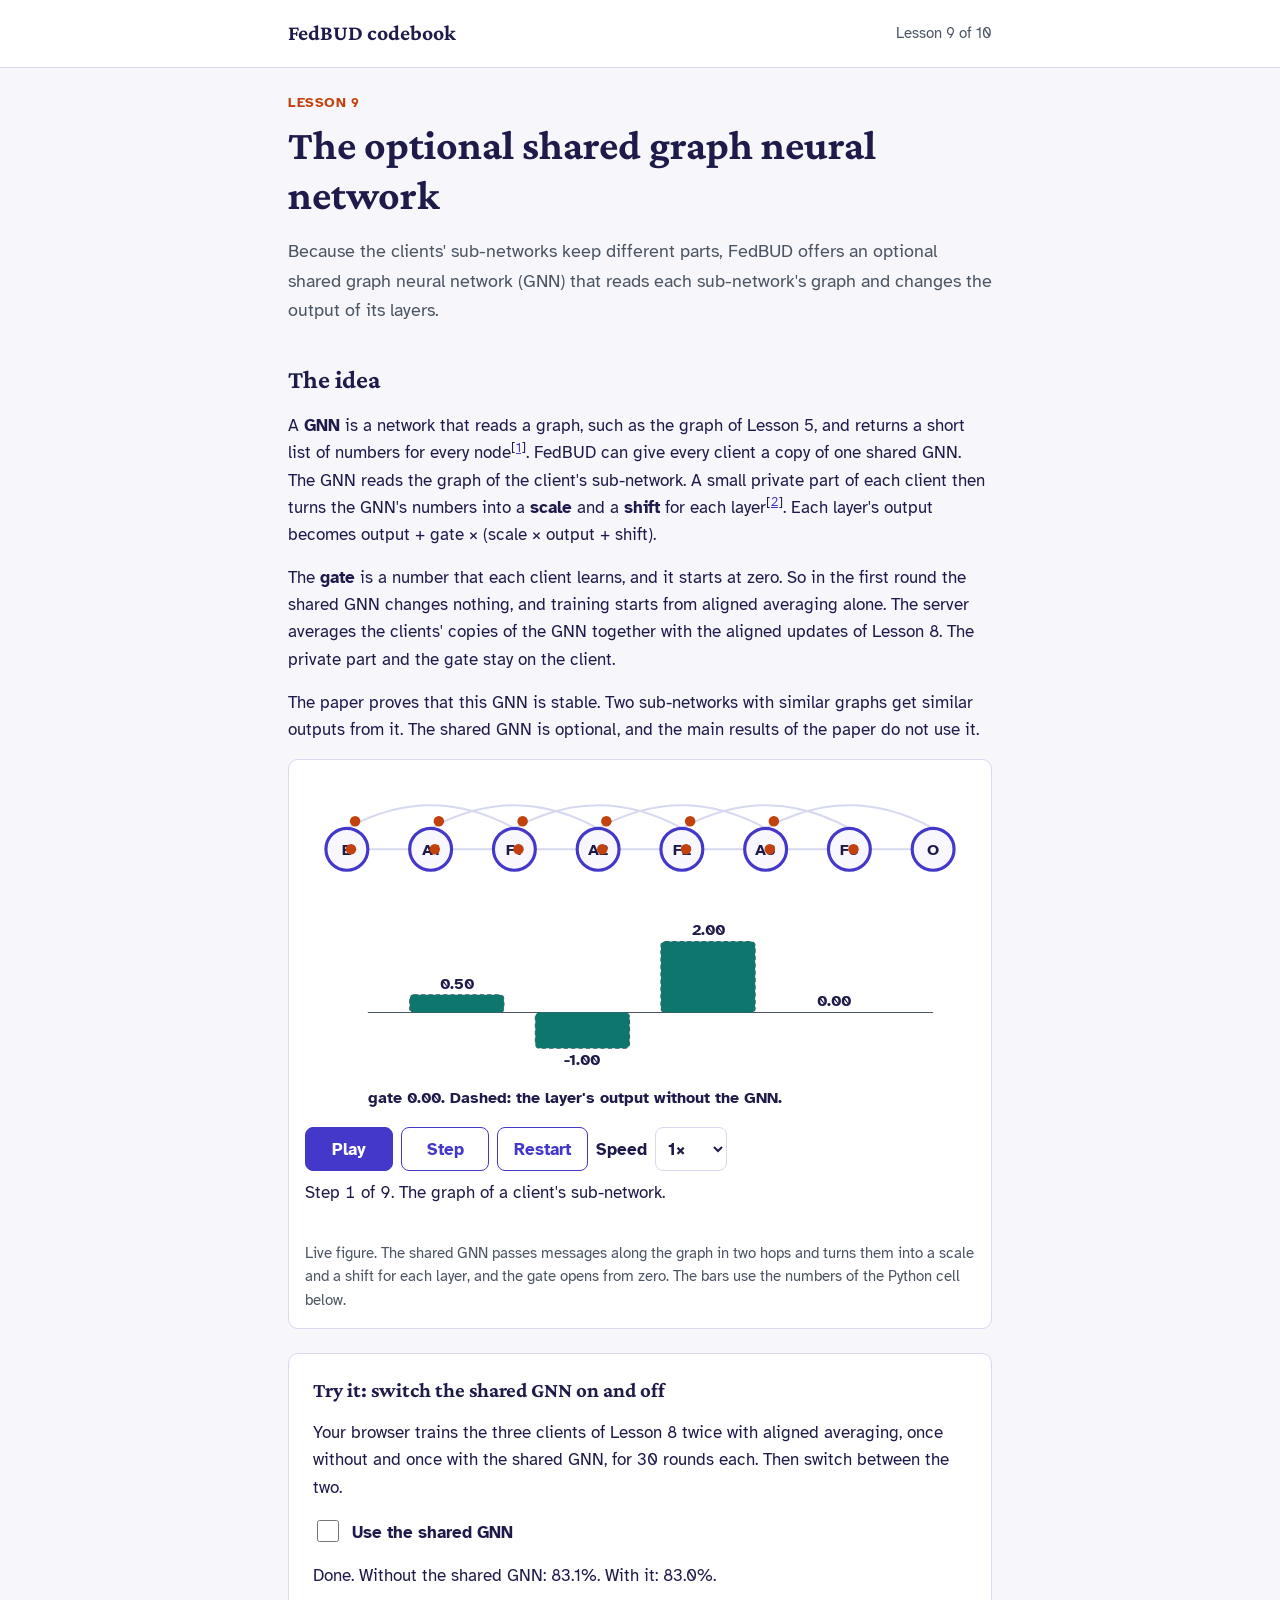
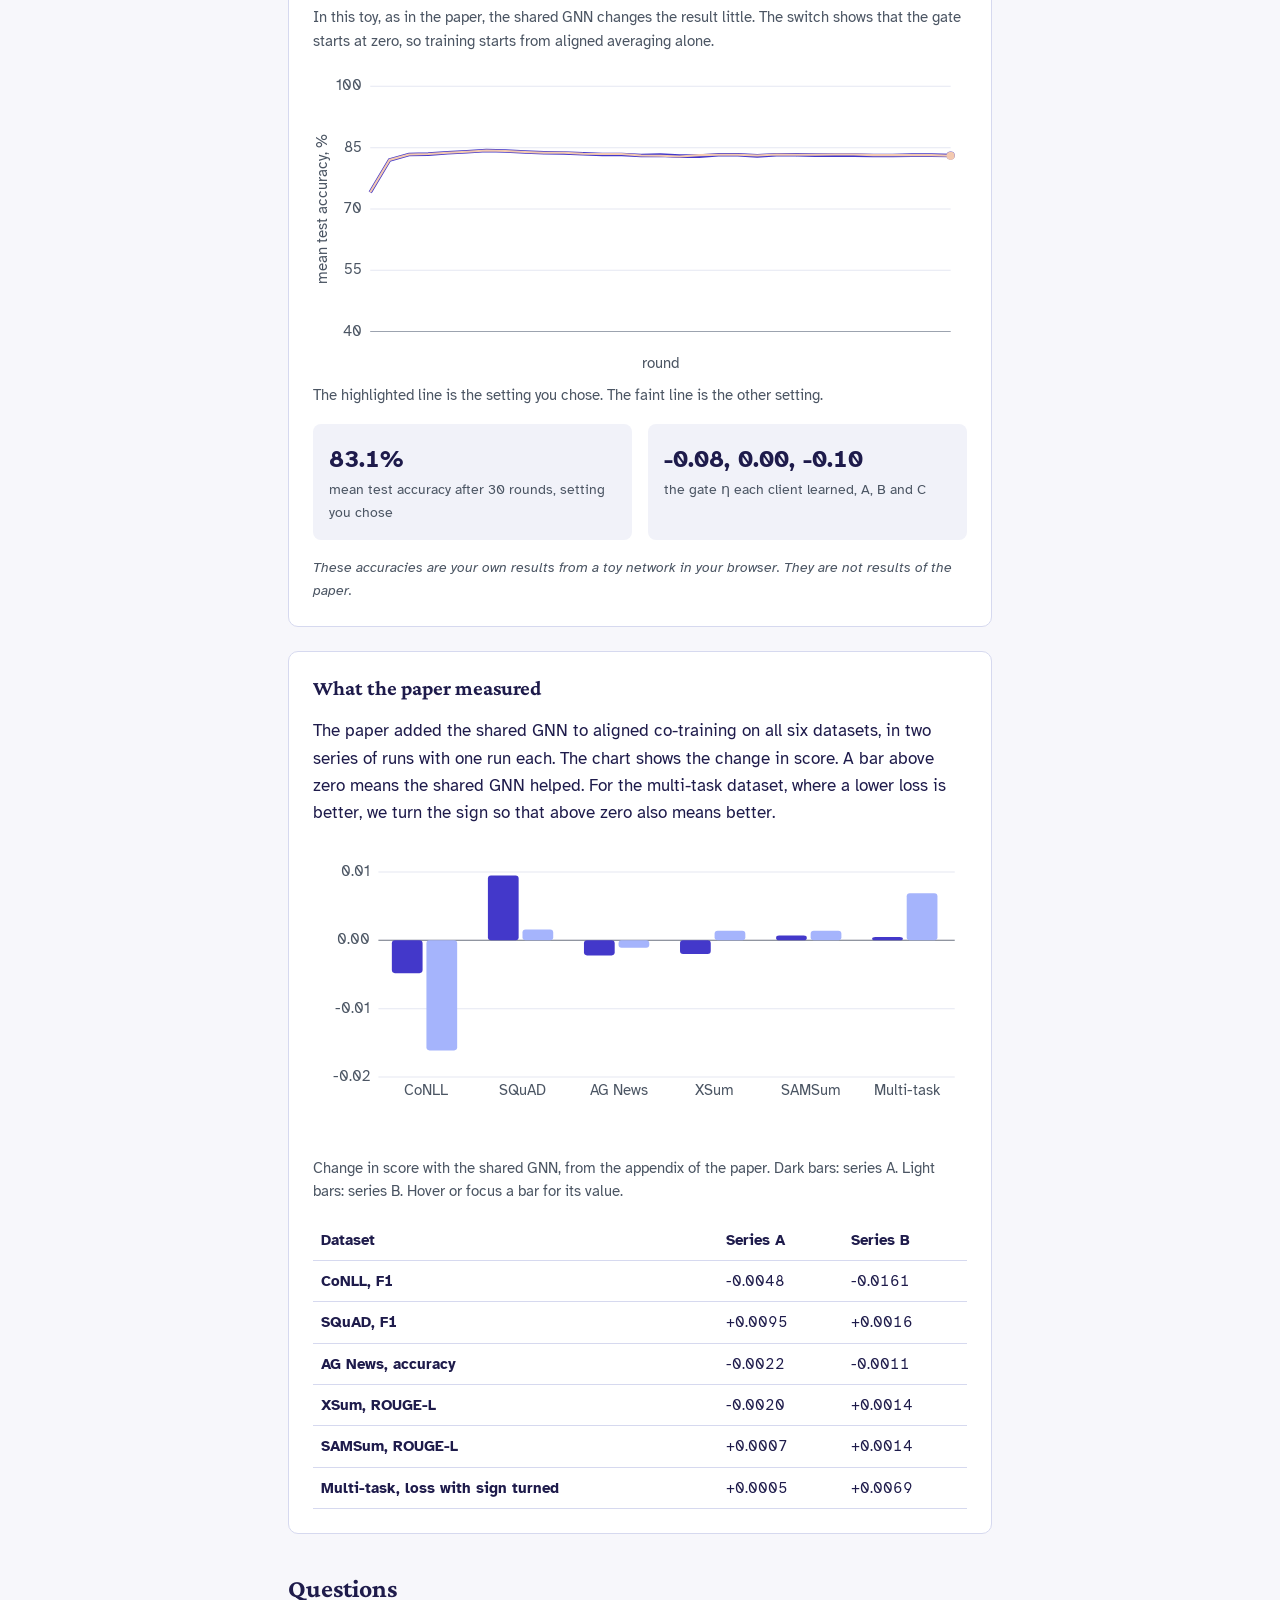
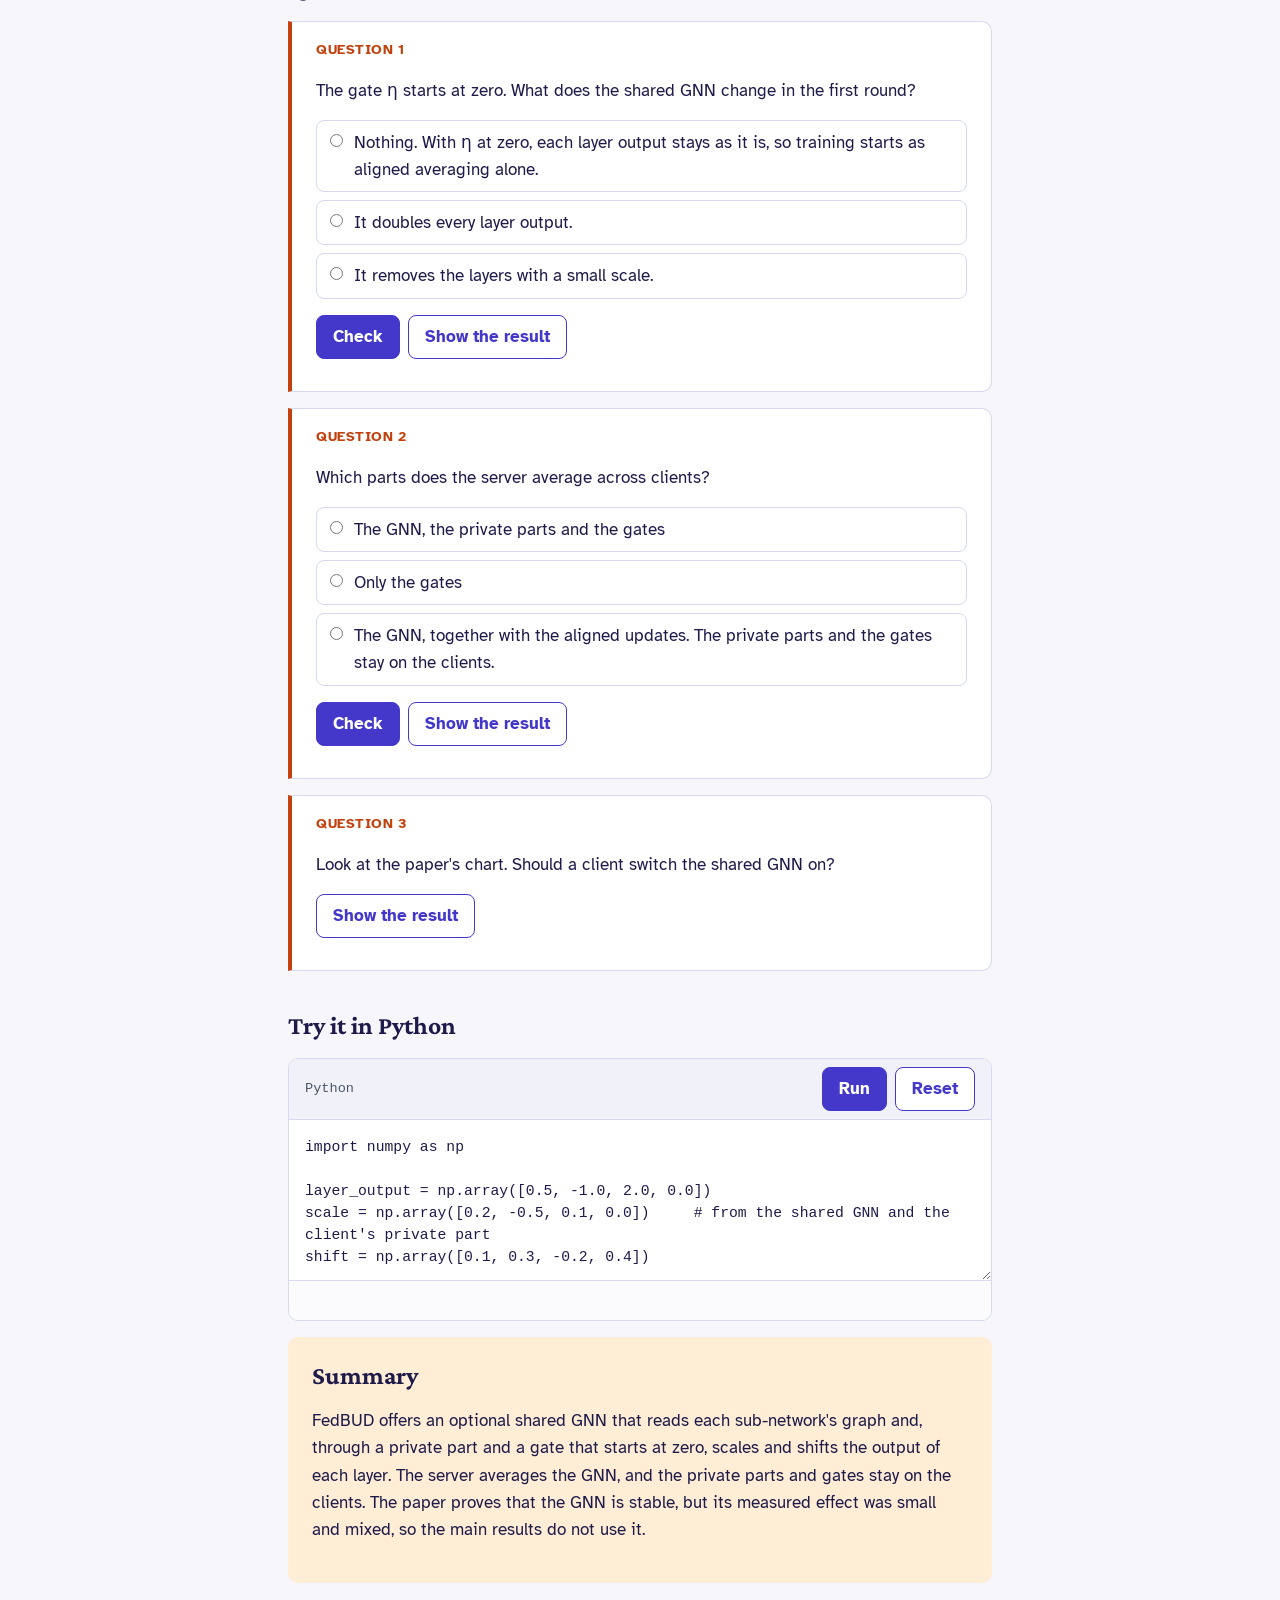
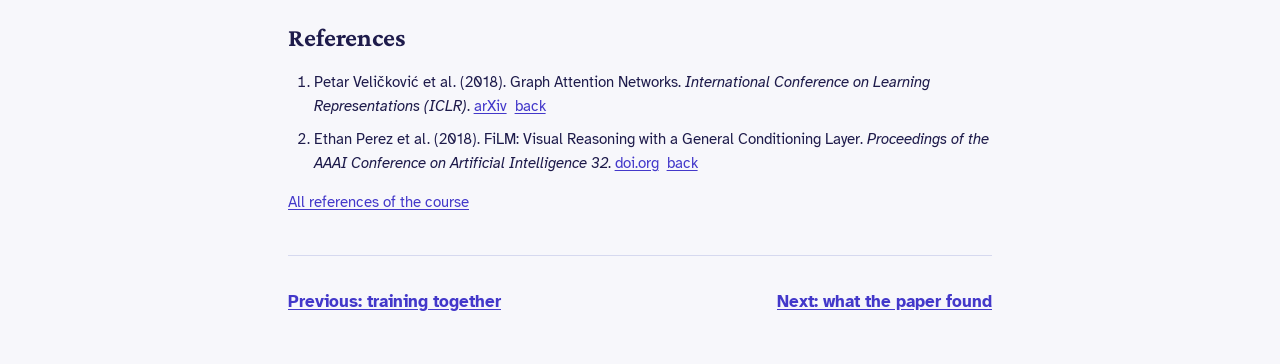
<file: lessons/09-shared-gnn.html>
<!doctype html>
<html lang="en">
<head>
<meta charset="utf-8">
<meta name="viewport" content="width=device-width, initial-scale=1">
<title>9. The optional shared graph neural network | FedBUD codebook</title>
<meta name="description" content="An optional shared graph neural network that reads each sub-network's graph and scales and shifts the output of its layers.">
<link rel="icon" type="image/svg+xml" href="../assets/favicon.svg">
<link rel="preconnect" href="https://fonts.googleapis.com">
<link rel="preconnect" href="https://fonts.gstatic.com" crossorigin>
<link rel="stylesheet" href="https://fonts.googleapis.com/css2?family=Atkinson+Hyperlegible:wght@400;700&family=Crimson+Pro:wght@600;700&display=swap">
<link rel="stylesheet" href="../assets/css/style.css">
</head>
<body>
<a class="skip-link" href="#main">Skip to the lesson</a>
<header class="site-header"><div class="inner">
  <a class="site-title" href="../index.html">FedBUD codebook</a>
  <span class="lesson-count">Lesson 9 of 10</span>
</div></header>

<main id="main">
  <p class="kicker">Lesson 9</p>
  <h1>The optional shared graph neural network</h1>
  <p class="lead">Because the clients' sub-networks keep different parts, FedBUD offers an optional shared graph neural network (GNN) that reads each sub-network's graph and changes the output of its layers.</p>

  <h2>The idea</h2>
  <p>A <span class="term">GNN</span> is a network that reads a graph, such as the graph of Lesson 5, and returns a short list of numbers for every node<sup class="cite" data-refs="velickovic2018gat">[<a href="#ref-velickovic2018gat" id="cite-velickovic2018gat">1</a>]</sup>. FedBUD can give every client a copy of one shared GNN. The GNN reads the graph of the client's sub-network. A small private part of each client then turns the GNN's numbers into a <span class="term">scale</span> and a <span class="term">shift</span> for each layer<sup class="cite" data-refs="perez2018film">[<a href="#ref-perez2018film" id="cite-perez2018film">2</a>]</sup>. Each layer's output becomes output + gate × (scale × output + shift).</p>
  <p>The <span class="term">gate</span> is a number that each client learns, and it starts at zero. So in the first round the shared GNN changes nothing, and training starts from aligned averaging alone. The server averages the clients' copies of the GNN together with the aligned updates of Lesson 8. The private part and the gate stay on the client.</p>
  <p>The paper proves that this GNN is stable. Two sub-networks with similar graphs get similar outputs from it. The shared GNN is optional, and the main results of the paper do not use it.</p>

  <figure class="anim" id="fig9">
    <svg role="img" aria-label="Messages pass along the graph in two hops, then the gate opens and changes one layer's output"></svg>
    <figcaption>Live figure. The shared GNN passes messages along the graph in two hops and turns them into a scale and a shift for each layer, and the gate opens from zero. The bars use the numbers of the Python cell below.</figcaption>
  </figure>

  <section class="card" aria-labelledby="try9">
    <h2 class="card-title" id="try9">Try it: switch the shared GNN on and off</h2>
    <p>Your browser trains the three clients of Lesson 8 twice with aligned averaging, once without and once with the shared GNN, for 30 rounds each. Then switch between the two.</p>
    <div class="control">
      <label for="gnn-switch"><input type="checkbox" id="gnn-switch" class="check"> Use the shared GNN</label>
    </div>
    <p id="train-status" aria-live="polite">Training the two federations...</p>
    <p class="note">In this toy, as in the paper, the shared GNN changes the result little. The switch shows that the gate starts at zero, so training starts from aligned averaging alone.</p>
    <figure>
      <svg class="chart" id="curve" role="img" aria-label="Mean test accuracy after each round, with and without the shared GNN"></svg>
      <figcaption>The highlighted line is the setting you chose. The faint line is the other setting.</figcaption>
    </figure>
    <div class="stats">
      <div class="stat"><div class="value" id="acc"></div><div class="label">mean test accuracy after 30 rounds, setting you chose</div></div>
      <div class="stat"><div class="value" id="gates"></div><div class="label">the gate η each client learned, A, B and C</div></div>
    </div>
    <p class="own-result">These accuracies are your own results from a toy network in your browser. They are not results of the paper.</p>
  </section>

  <section class="card" aria-labelledby="paper9">
    <h2 class="card-title" id="paper9">What the paper measured</h2>
    <p>The paper added the shared GNN to aligned co-training on all six datasets, in two series of runs with one run each. The chart shows the change in score. A bar above zero means the shared GNN helped. For the multi-task dataset, where a lower loss is better, we turn the sign so that above zero also means better.</p>
    <figure>
      <svg class="chart" id="paper-chart" role="img" aria-label="Change in score with the shared GNN, for six datasets and two series"></svg>
      <figcaption>Change in score with the shared GNN, from the appendix of the paper. Dark bars: series A. Light bars: series B. Hover or focus a bar for its value.</figcaption>
    </figure>
    <div class="table-wrap"><table class="data">
      <caption class="sr-only">Change in score with the shared GNN, from the paper</caption>
      <thead><tr><th scope="col">Dataset</th><th scope="col">Series A</th><th scope="col">Series B</th></tr></thead>
      <tbody id="paper-rows"></tbody>
    </table></div>
  </section>

  <h2>Questions</h2>
  <div class="question" data-kind="choice" data-answer="a">
    <p class="q-label">Question 1</p>
    <p>The gate η starts at zero. What does the shared GNN change in the first round?</p>
    <ul class="choices">
      <li><label><input type="radio" name="q1" value="a"> Nothing. With η at zero, each layer output stays as it is, so training starts as aligned averaging alone.</label></li>
      <li><label><input type="radio" name="q1" value="b"> It doubles every layer output.</label></li>
      <li><label><input type="radio" name="q1" value="c"> It removes the layers with a small scale.</label></li>
    </ul>
    <div class="btn-row"><button class="btn" type="button" data-check>Check</button><button class="btn secondary" type="button" data-reveal="a1">Show the result</button></div>
    <p class="feedback" aria-live="polite"></p>
    <div class="answer" id="a1" tabindex="-1" hidden>Nothing. o + 0 × (scale × o + shift) is o. Each client opens the gate only as far as its own training finds it useful.</div>
  </div>

  <div class="question" data-kind="choice" data-answer="c">
    <p class="q-label">Question 2</p>
    <p>Which parts does the server average across clients?</p>
    <ul class="choices">
      <li><label><input type="radio" name="q2" value="a"> The GNN, the private parts and the gates</label></li>
      <li><label><input type="radio" name="q2" value="b"> Only the gates</label></li>
      <li><label><input type="radio" name="q2" value="c"> The GNN, together with the aligned updates. The private parts and the gates stay on the clients.</label></li>
    </ul>
    <div class="btn-row"><button class="btn" type="button" data-check>Check</button><button class="btn secondary" type="button" data-reveal="a2">Show the result</button></div>
    <p class="feedback" aria-live="polite"></p>
    <div class="answer" id="a2" tabindex="-1" hidden>The third answer. The shared GNN learns from all clients, while each client keeps its own way of turning the GNN's numbers into a scale and a shift, and its own gate.</div>
  </div>

  <div class="question">
    <p class="q-label">Question 3</p>
    <p>Look at the paper's chart. Should a client switch the shared GNN on?</p>
    <div class="btn-row"><button class="btn secondary" type="button" data-reveal="a3">Show the result</button></div>
    <div class="answer" id="a3" tabindex="-1" hidden>The changes are small and go both ways, from −0.0161 to +0.0095. With one run per setting, the comparison carries no statistical test, so the paper reports the shared GNN as optional and keeps it out of its main results. A client could try it on its own validation data and keep it only if it helps there.</div>
  </div>

  <h2>Try it in Python</h2>
  <div class="codecell">
    <div class="codecell-head"><span class="lang">Python</span><div class="btn-row" style="margin:0"><button class="btn" type="button" data-run>Run</button><button class="btn secondary" type="button" data-reset>Reset</button></div></div>
    <label class="sr-only" for="code9">Python code</label>
    <textarea id="code9" spellcheck="false">import numpy as np

layer_output = np.array([0.5, -1.0, 2.0, 0.0])
scale = np.array([0.2, -0.5, 0.1, 0.0])     # from the shared GNN and the client's private part
shift = np.array([0.1, 0.3, -0.2, 0.4])

for gate in [0.0, 0.5, 1.0]:
    new_output = layer_output + gate * (scale * layer_output + shift)
    print(f"gate {gate}: {np.round(new_output, 2)}")</textarea>
    <pre class="out" aria-live="polite"></pre>
  </div>

  <section class="summary" aria-labelledby="sum9">
    <h2 id="sum9">Summary</h2>
    <p>FedBUD offers an optional shared GNN that reads each sub-network's graph and, through a private part and a gate that starts at zero, scales and shifts the output of each layer. The server averages the GNN, and the private parts and gates stay on the clients. The paper proves that the GNN is stable, but its measured effect was small and mixed, so the main results do not use it.</p>
  </section>

<!-- refs:start -->
  <section class="references" aria-labelledby="refs-h">
    <h2 id="refs-h">References</h2>
    <ol>
      <li id="ref-velickovic2018gat">Petar Veličković et al. (2018). Graph Attention Networks. <em>International Conference on Learning Representations (ICLR)</em>. <a href="https://arxiv.org/abs/1710.10903">arXiv</a> <a class="back" href="#cite-velickovic2018gat" aria-label="Back to where reference 1 is cited">back</a></li>
      <li id="ref-perez2018film">Ethan Perez et al. (2018). FiLM: Visual Reasoning with a General Conditioning Layer. <em>Proceedings of the AAAI Conference on Artificial Intelligence 32</em>. <a href="https://doi.org/10.1609/aaai.v32i1.11671">doi.org</a> <a class="back" href="#cite-perez2018film" aria-label="Back to where reference 2 is cited">back</a></li>
    </ol>
    <p class="note"><a href="../references.html">All references of the course</a></p>
  </section>
<!-- refs:end -->
  <nav class="lesson-nav" aria-label="Lessons">
    <a href="08-aligned-averaging.html">Previous: training together</a>
    <a href="10-findings.html">Next: what the paper found</a>
  </nav>
</main>
<script type="module" src="../assets/js/lesson09.js"></script>
<script type="module" src="../assets/js/fig09.js"></script>
</body>
</html>
</file>
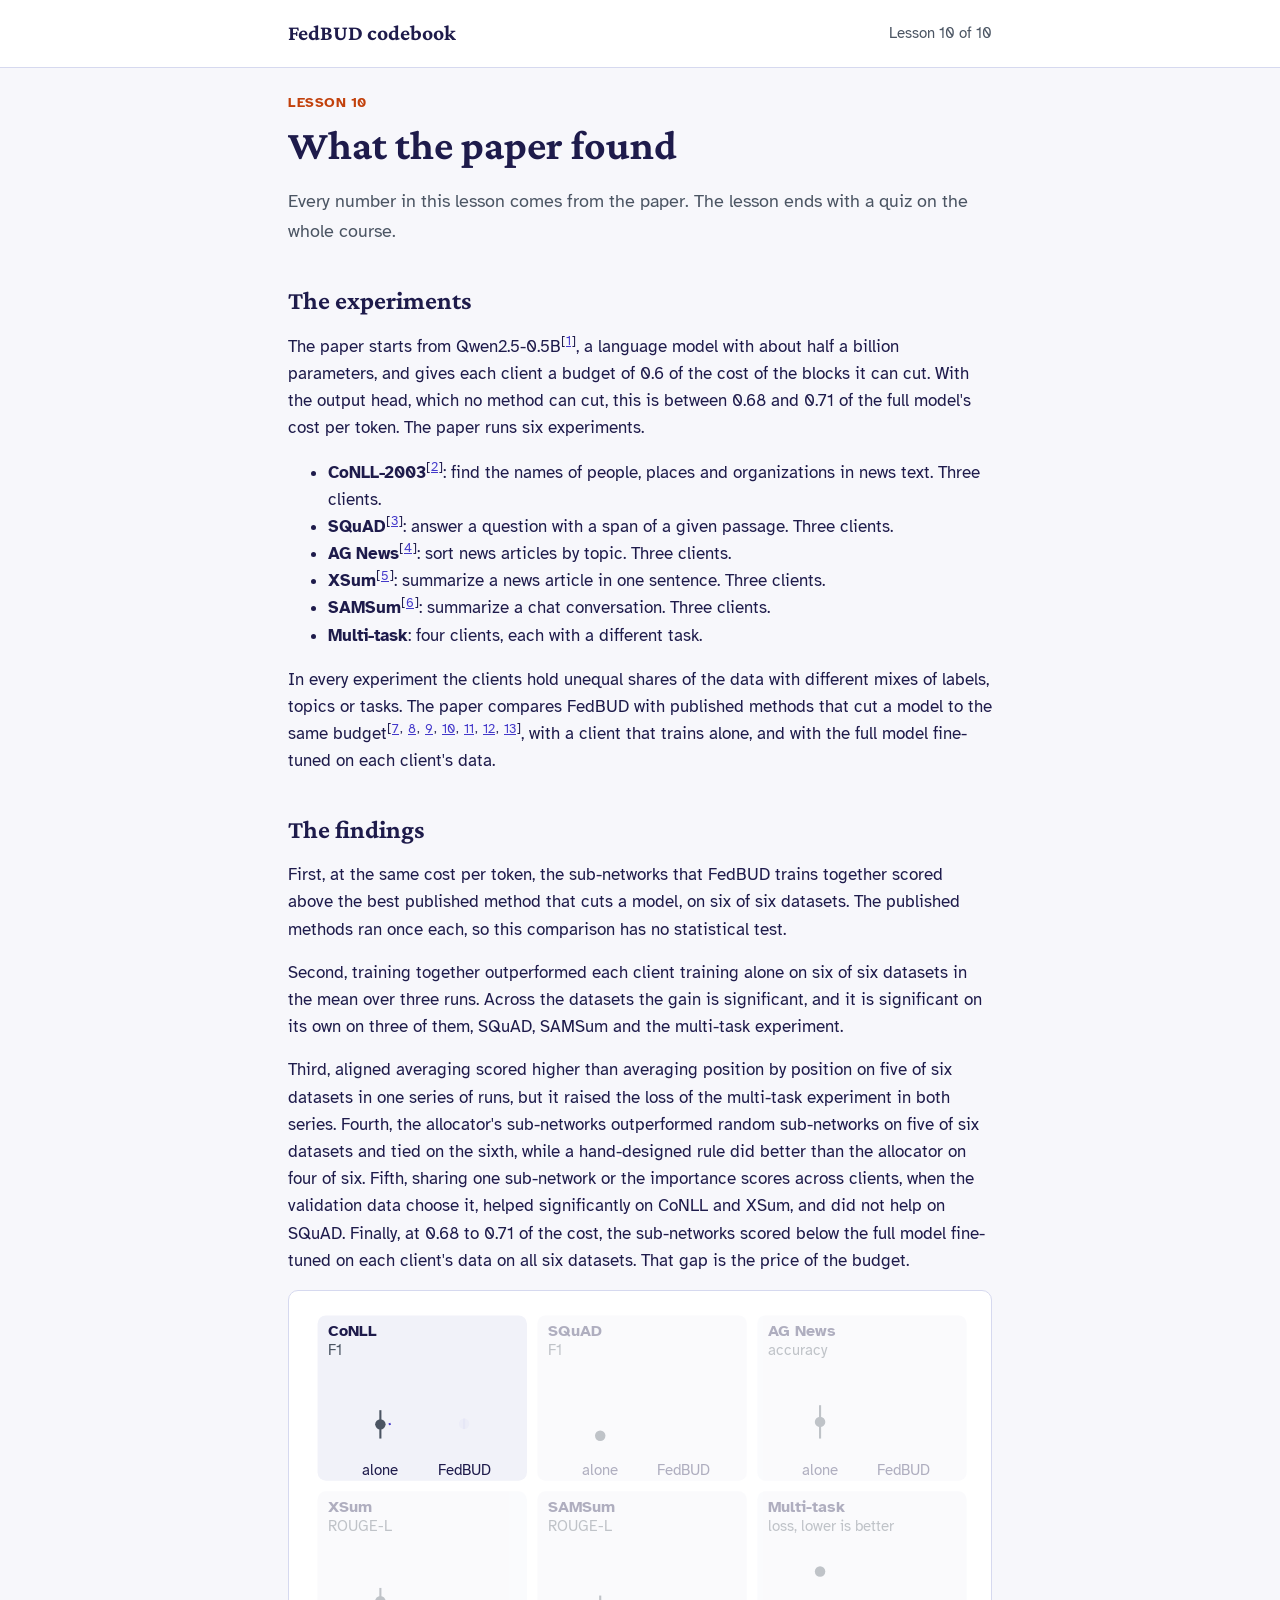
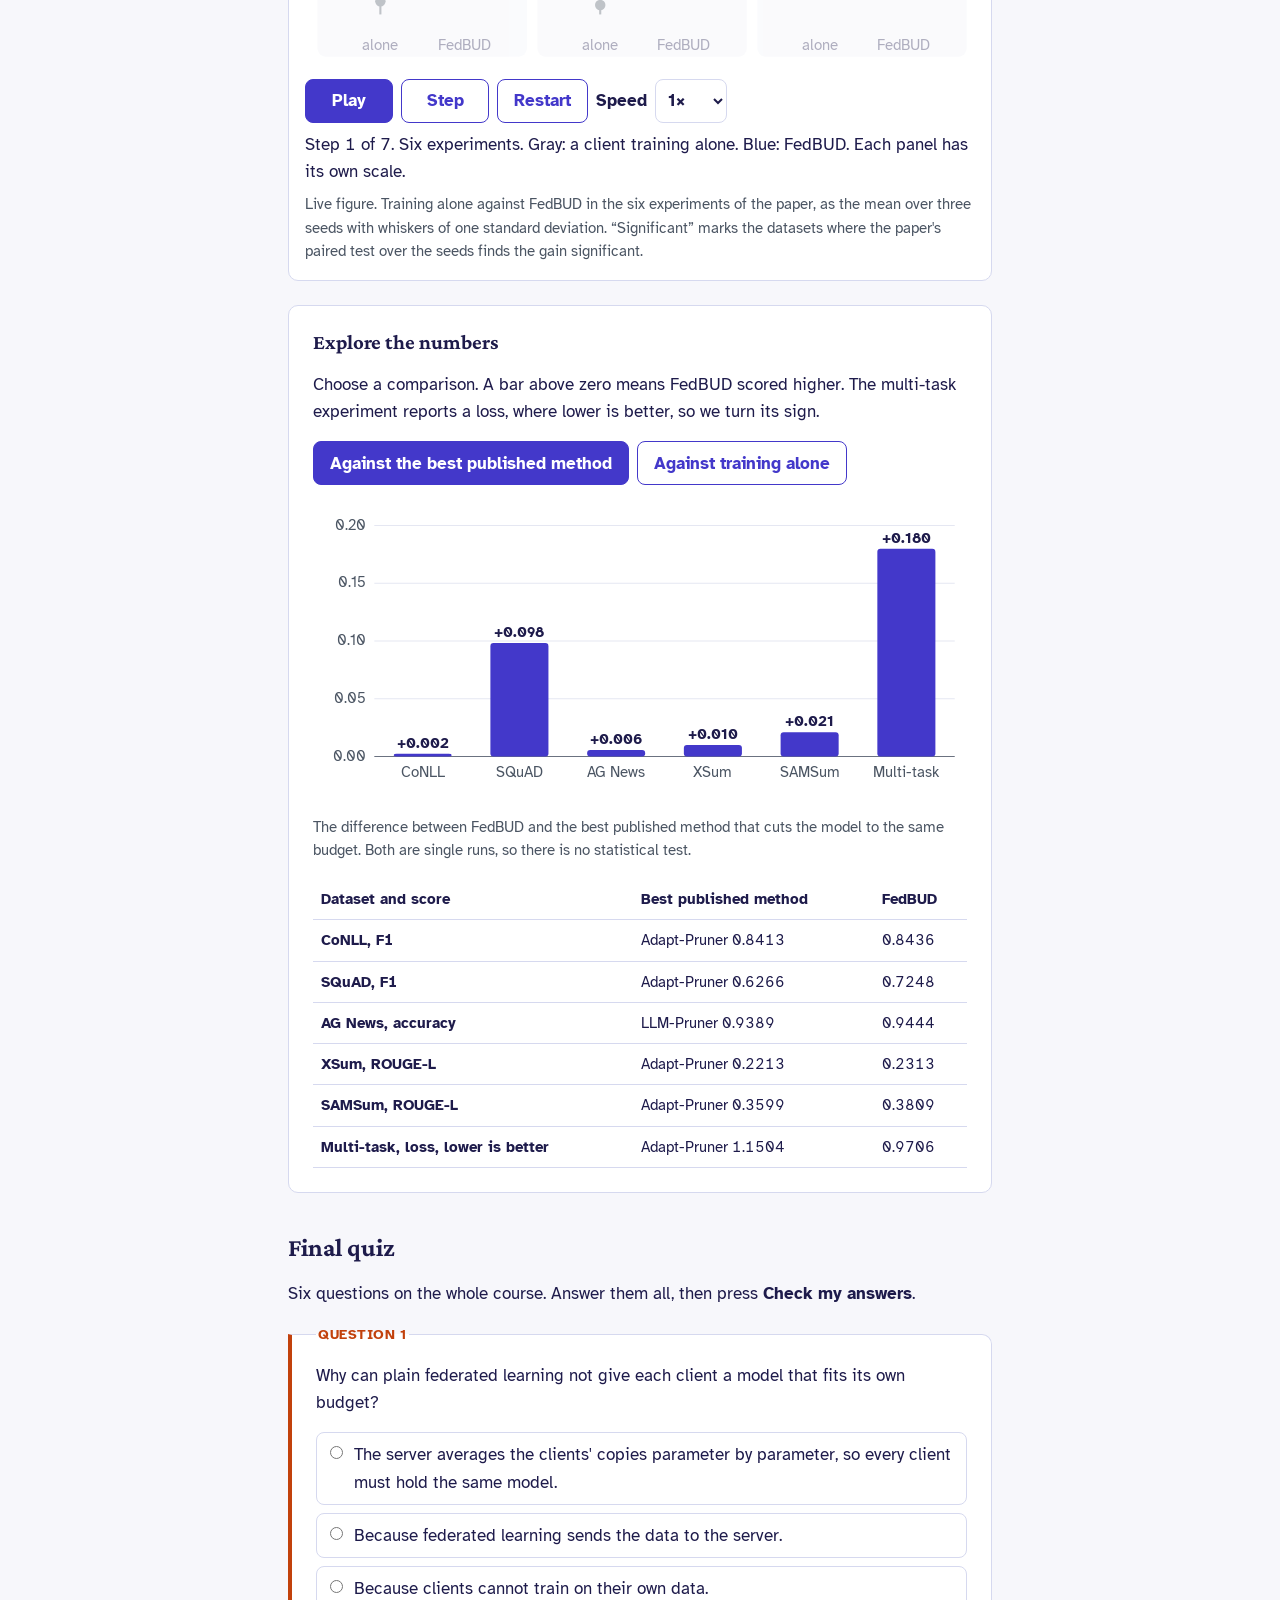
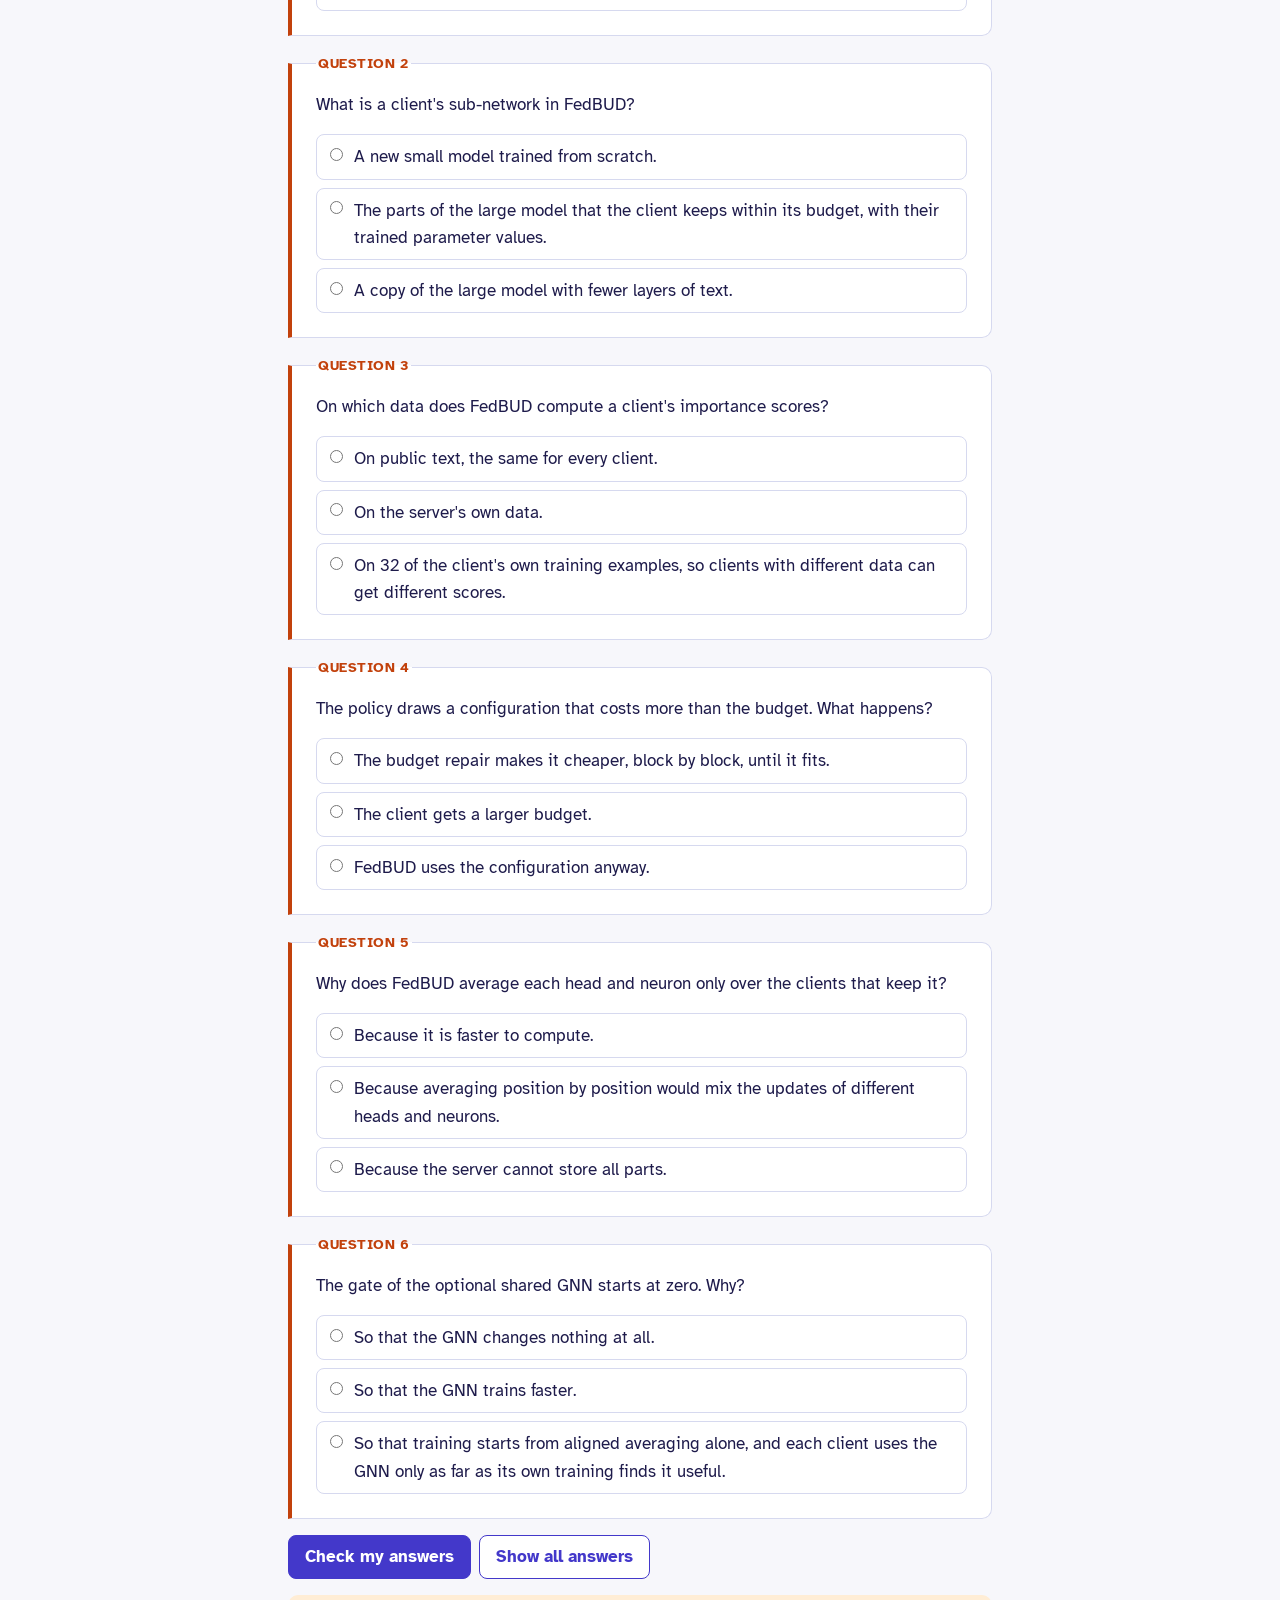
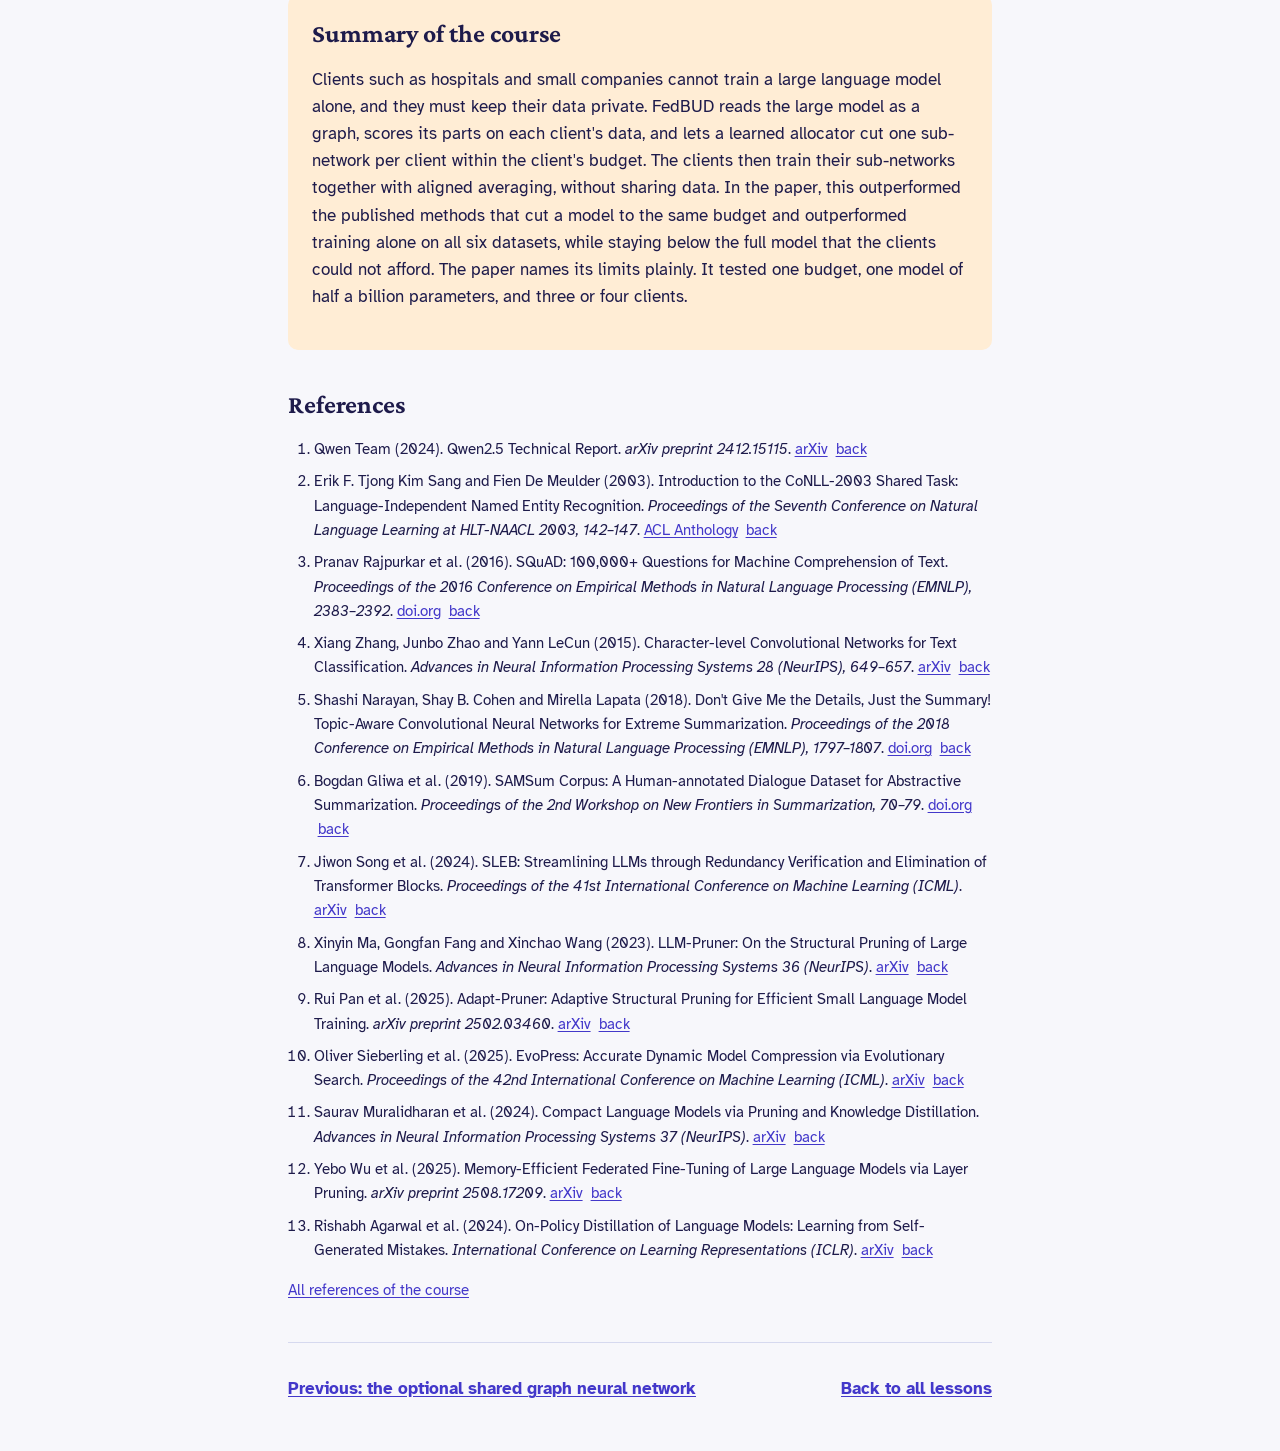
<file: lessons/10-findings.html>
<!doctype html>
<html lang="en">
<head>
<meta charset="utf-8">
<meta name="viewport" content="width=device-width, initial-scale=1">
<title>10. What the paper found | FedBUD codebook</title>
<meta name="description" content="The six experiments of the FedBUD paper in plain words, and a final quiz.">
<link rel="icon" type="image/svg+xml" href="../assets/favicon.svg">
<link rel="preconnect" href="https://fonts.googleapis.com">
<link rel="preconnect" href="https://fonts.gstatic.com" crossorigin>
<link rel="stylesheet" href="https://fonts.googleapis.com/css2?family=Atkinson+Hyperlegible:wght@400;700&family=Crimson+Pro:wght@600;700&display=swap">
<link rel="stylesheet" href="../assets/css/style.css">
</head>
<body>
<a class="skip-link" href="#main">Skip to the lesson</a>
<header class="site-header"><div class="inner">
  <a class="site-title" href="../index.html">FedBUD codebook</a>
  <span class="lesson-count">Lesson 10 of 10</span>
</div></header>

<main id="main">
  <p class="kicker">Lesson 10</p>
  <h1>What the paper found</h1>
  <p class="lead">Every number in this lesson comes from the paper. The lesson ends with a quiz on the whole course.</p>

  <h2>The experiments</h2>
  <p>The paper starts from Qwen2.5-0.5B<sup class="cite" data-refs="qwen2024">[<a href="#ref-qwen2024" id="cite-qwen2024">1</a>]</sup>, a language model with about half a billion parameters, and gives each client a budget of 0.6 of the cost of the blocks it can cut. With the output head, which no method can cut, this is between 0.68 and 0.71 of the full model's cost per token. The paper runs six experiments.</p>
  <ul>
    <li><strong>CoNLL-2003</strong><sup class="cite" data-refs="tjong2003conll">[<a href="#ref-tjong2003conll" id="cite-tjong2003conll">2</a>]</sup>: find the names of people, places and organizations in news text. Three clients.</li>
    <li><strong>SQuAD</strong><sup class="cite" data-refs="rajpurkar2016squad">[<a href="#ref-rajpurkar2016squad" id="cite-rajpurkar2016squad">3</a>]</sup>: answer a question with a span of a given passage. Three clients.</li>
    <li><strong>AG News</strong><sup class="cite" data-refs="zhang2015agnews">[<a href="#ref-zhang2015agnews" id="cite-zhang2015agnews">4</a>]</sup>: sort news articles by topic. Three clients.</li>
    <li><strong>XSum</strong><sup class="cite" data-refs="narayan2018xsum">[<a href="#ref-narayan2018xsum" id="cite-narayan2018xsum">5</a>]</sup>: summarize a news article in one sentence. Three clients.</li>
    <li><strong>SAMSum</strong><sup class="cite" data-refs="gliwa2019samsum">[<a href="#ref-gliwa2019samsum" id="cite-gliwa2019samsum">6</a>]</sup>: summarize a chat conversation. Three clients.</li>
    <li><strong>Multi-task</strong>: four clients, each with a different task.</li>
  </ul>
  <p>In every experiment the clients hold unequal shares of the data with different mixes of labels, topics or tasks. The paper compares FedBUD with published methods that cut a model to the same budget<sup class="cite" data-refs="song2024sleb,ma2023llmpruner,pan2025adaptpruner,sieberling2025evopress,muralidharan2024minitron,wu2025fedpruner,agarwal2024gkd">[<a href="#ref-song2024sleb" id="cite-song2024sleb">7</a>, <a href="#ref-ma2023llmpruner" id="cite-ma2023llmpruner">8</a>, <a href="#ref-pan2025adaptpruner" id="cite-pan2025adaptpruner">9</a>, <a href="#ref-sieberling2025evopress" id="cite-sieberling2025evopress">10</a>, <a href="#ref-muralidharan2024minitron" id="cite-muralidharan2024minitron">11</a>, <a href="#ref-wu2025fedpruner" id="cite-wu2025fedpruner">12</a>, <a href="#ref-agarwal2024gkd" id="cite-agarwal2024gkd">13</a>]</sup>, with a client that trains alone, and with the full model fine-tuned on each client's data.</p>

  <h2>The findings</h2>
  <p>First, at the same cost per token, the sub-networks that FedBUD trains together scored above the best published method that cuts a model, on six of six datasets. The published methods ran once each, so this comparison has no statistical test.</p>
  <p>Second, training together outperformed each client training alone on six of six datasets in the mean over three runs. Across the datasets the gain is significant, and it is significant on its own on three of them, SQuAD, SAMSum and the multi-task experiment.</p>
  <p>Third, aligned averaging scored higher than averaging position by position on five of six datasets in one series of runs, but it raised the loss of the multi-task experiment in both series. Fourth, the allocator's sub-networks outperformed random sub-networks on five of six datasets and tied on the sixth, while a hand-designed rule did better than the allocator on four of six. Fifth, sharing one sub-network or the importance scores across clients, when the validation data choose it, helped significantly on CoNLL and XSum, and did not help on SQuAD. Finally, at 0.68 to 0.71 of the cost, the sub-networks scored below the full model fine-tuned on each client's data on all six datasets. That gap is the price of the budget.</p>

  <figure class="anim" id="fig10">
    <svg role="img" aria-label="Six panels: FedBUD against training alone, mean and standard deviation over three seeds"></svg>
    <figcaption>Live figure. Training alone against FedBUD in the six experiments of the paper, as the mean over three seeds with whiskers of one standard deviation. “Significant” marks the datasets where the paper's paired test over the seeds finds the gain significant.</figcaption>
  </figure>

  <section class="card" aria-labelledby="try10">
    <h2 class="card-title" id="try10">Explore the numbers</h2>
    <p>Choose a comparison. A bar above zero means FedBUD scored higher. The multi-task experiment reports a loss, where lower is better, so we turn its sign.</p>
    <div class="btn-row" role="group" aria-label="Comparison">
      <button class="btn" type="button" id="cmp-base" aria-pressed="true">Against the best published method</button>
      <button class="btn secondary" type="button" id="cmp-alone" aria-pressed="false">Against training alone</button>
    </div>
    <figure>
      <svg class="chart" id="chart" role="img" aria-label="The difference between FedBUD and the comparison, for six datasets"></svg>
      <figcaption id="chart-cap"></figcaption>
    </figure>
    <div class="table-wrap"><table class="data">
      <caption class="sr-only">Scores behind the chart</caption>
      <thead><tr><th scope="col">Dataset and score</th><th scope="col" id="th-other">Comparison</th><th scope="col">FedBUD</th></tr></thead>
      <tbody id="rows"></tbody>
    </table></div>
  </section>

  <h2>Final quiz</h2>
  <p>Six questions on the whole course. Answer them all, then press <strong>Check my answers</strong>.</p>
  <form id="quiz" novalidate>
    <fieldset class="question">
      <legend class="q-label">Question 1</legend>
      <p>Why can plain federated learning not give each client a model that fits its own budget?</p>
      <ul class="choices">
        <li><label><input type="radio" name="f1" value="a"> The server averages the clients' copies parameter by parameter, so every client must hold the same model.</label></li>
        <li><label><input type="radio" name="f1" value="b"> Because federated learning sends the data to the server.</label></li>
        <li><label><input type="radio" name="f1" value="c"> Because clients cannot train on their own data.</label></li>
      </ul>
    </fieldset>
    <fieldset class="question">
      <legend class="q-label">Question 2</legend>
      <p>What is a client's sub-network in FedBUD?</p>
      <ul class="choices">
        <li><label><input type="radio" name="f2" value="a"> A new small model trained from scratch.</label></li>
        <li><label><input type="radio" name="f2" value="b"> The parts of the large model that the client keeps within its budget, with their trained parameter values.</label></li>
        <li><label><input type="radio" name="f2" value="c"> A copy of the large model with fewer layers of text.</label></li>
      </ul>
    </fieldset>
    <fieldset class="question">
      <legend class="q-label">Question 3</legend>
      <p>On which data does FedBUD compute a client's importance scores?</p>
      <ul class="choices">
        <li><label><input type="radio" name="f3" value="a"> On public text, the same for every client.</label></li>
        <li><label><input type="radio" name="f3" value="b"> On the server's own data.</label></li>
        <li><label><input type="radio" name="f3" value="c"> On 32 of the client's own training examples, so clients with different data can get different scores.</label></li>
      </ul>
    </fieldset>
    <fieldset class="question">
      <legend class="q-label">Question 4</legend>
      <p>The policy draws a configuration that costs more than the budget. What happens?</p>
      <ul class="choices">
        <li><label><input type="radio" name="f4" value="a"> The budget repair makes it cheaper, block by block, until it fits.</label></li>
        <li><label><input type="radio" name="f4" value="b"> The client gets a larger budget.</label></li>
        <li><label><input type="radio" name="f4" value="c"> FedBUD uses the configuration anyway.</label></li>
      </ul>
    </fieldset>
    <fieldset class="question">
      <legend class="q-label">Question 5</legend>
      <p>Why does FedBUD average each head and neuron only over the clients that keep it?</p>
      <ul class="choices">
        <li><label><input type="radio" name="f5" value="a"> Because it is faster to compute.</label></li>
        <li><label><input type="radio" name="f5" value="b"> Because averaging position by position would mix the updates of different heads and neurons.</label></li>
        <li><label><input type="radio" name="f5" value="c"> Because the server cannot store all parts.</label></li>
      </ul>
    </fieldset>
    <fieldset class="question">
      <legend class="q-label">Question 6</legend>
      <p>The gate of the optional shared GNN starts at zero. Why?</p>
      <ul class="choices">
        <li><label><input type="radio" name="f6" value="a"> So that the GNN changes nothing at all.</label></li>
        <li><label><input type="radio" name="f6" value="b"> So that the GNN trains faster.</label></li>
        <li><label><input type="radio" name="f6" value="c"> So that training starts from aligned averaging alone, and each client uses the GNN only as far as its own training finds it useful.</label></li>
      </ul>
    </fieldset>
    <div class="btn-row">
      <button class="btn" type="submit">Check my answers</button>
      <button class="btn secondary" type="button" data-reveal="quiz-answers">Show all answers</button>
    </div>
    <p class="feedback" id="quiz-result" aria-live="polite"></p>
    <div class="answer" id="quiz-answers" tabindex="-1" hidden>
      <p>1: the first answer (Lesson 2). 2: the second (Lesson 4). 3: the third (Lesson 6). 4: the first (Lesson 7). 5: the second (Lesson 8). 6: the third (Lesson 9).</p>
    </div>
  </form>

  <section class="summary" aria-labelledby="sum10">
    <h2 id="sum10">Summary of the course</h2>
    <p>Clients such as hospitals and small companies cannot train a large language model alone, and they must keep their data private. FedBUD reads the large model as a graph, scores its parts on each client's data, and lets a learned allocator cut one sub-network per client within the client's budget. The clients then train their sub-networks together with aligned averaging, without sharing data. In the paper, this outperformed the published methods that cut a model to the same budget and outperformed training alone on all six datasets, while staying below the full model that the clients could not afford. The paper names its limits plainly. It tested one budget, one model of half a billion parameters, and three or four clients.</p>
  </section>

<!-- refs:start -->
  <section class="references" aria-labelledby="refs-h">
    <h2 id="refs-h">References</h2>
    <ol>
      <li id="ref-qwen2024">Qwen Team (2024). Qwen2.5 Technical Report. <em>arXiv preprint 2412.15115</em>. <a href="https://arxiv.org/abs/2412.15115">arXiv</a> <a class="back" href="#cite-qwen2024" aria-label="Back to where reference 1 is cited">back</a></li>
      <li id="ref-tjong2003conll">Erik F. Tjong Kim Sang and Fien De Meulder (2003). Introduction to the CoNLL-2003 Shared Task: Language-Independent Named Entity Recognition. <em>Proceedings of the Seventh Conference on Natural Language Learning at HLT-NAACL 2003, 142–147</em>. <a href="https://aclanthology.org/W03-0419/">ACL Anthology</a> <a class="back" href="#cite-tjong2003conll" aria-label="Back to where reference 2 is cited">back</a></li>
      <li id="ref-rajpurkar2016squad">Pranav Rajpurkar et al. (2016). SQuAD: 100,000+ Questions for Machine Comprehension of Text. <em>Proceedings of the 2016 Conference on Empirical Methods in Natural Language Processing (EMNLP), 2383–2392</em>. <a href="https://doi.org/10.18653/v1/D16-1264">doi.org</a> <a class="back" href="#cite-rajpurkar2016squad" aria-label="Back to where reference 3 is cited">back</a></li>
      <li id="ref-zhang2015agnews">Xiang Zhang, Junbo Zhao and Yann LeCun (2015). Character-level Convolutional Networks for Text Classification. <em>Advances in Neural Information Processing Systems 28 (NeurIPS), 649–657</em>. <a href="https://arxiv.org/abs/1509.01626">arXiv</a> <a class="back" href="#cite-zhang2015agnews" aria-label="Back to where reference 4 is cited">back</a></li>
      <li id="ref-narayan2018xsum">Shashi Narayan, Shay B. Cohen and Mirella Lapata (2018). Don&#x27;t Give Me the Details, Just the Summary! Topic-Aware Convolutional Neural Networks for Extreme Summarization. <em>Proceedings of the 2018 Conference on Empirical Methods in Natural Language Processing (EMNLP), 1797–1807</em>. <a href="https://doi.org/10.18653/v1/D18-1206">doi.org</a> <a class="back" href="#cite-narayan2018xsum" aria-label="Back to where reference 5 is cited">back</a></li>
      <li id="ref-gliwa2019samsum">Bogdan Gliwa et al. (2019). SAMSum Corpus: A Human-annotated Dialogue Dataset for Abstractive Summarization. <em>Proceedings of the 2nd Workshop on New Frontiers in Summarization, 70–79</em>. <a href="https://doi.org/10.18653/v1/D19-5409">doi.org</a> <a class="back" href="#cite-gliwa2019samsum" aria-label="Back to where reference 6 is cited">back</a></li>
      <li id="ref-song2024sleb">Jiwon Song et al. (2024). SLEB: Streamlining LLMs through Redundancy Verification and Elimination of Transformer Blocks. <em>Proceedings of the 41st International Conference on Machine Learning (ICML)</em>. <a href="https://arxiv.org/abs/2402.09025">arXiv</a> <a class="back" href="#cite-song2024sleb" aria-label="Back to where reference 7 is cited">back</a></li>
      <li id="ref-ma2023llmpruner">Xinyin Ma, Gongfan Fang and Xinchao Wang (2023). LLM-Pruner: On the Structural Pruning of Large Language Models. <em>Advances in Neural Information Processing Systems 36 (NeurIPS)</em>. <a href="https://arxiv.org/abs/2305.11627">arXiv</a> <a class="back" href="#cite-ma2023llmpruner" aria-label="Back to where reference 8 is cited">back</a></li>
      <li id="ref-pan2025adaptpruner">Rui Pan et al. (2025). Adapt-Pruner: Adaptive Structural Pruning for Efficient Small Language Model Training. <em>arXiv preprint 2502.03460</em>. <a href="https://arxiv.org/abs/2502.03460">arXiv</a> <a class="back" href="#cite-pan2025adaptpruner" aria-label="Back to where reference 9 is cited">back</a></li>
      <li id="ref-sieberling2025evopress">Oliver Sieberling et al. (2025). EvoPress: Accurate Dynamic Model Compression via Evolutionary Search. <em>Proceedings of the 42nd International Conference on Machine Learning (ICML)</em>. <a href="https://arxiv.org/abs/2410.14649">arXiv</a> <a class="back" href="#cite-sieberling2025evopress" aria-label="Back to where reference 10 is cited">back</a></li>
      <li id="ref-muralidharan2024minitron">Saurav Muralidharan et al. (2024). Compact Language Models via Pruning and Knowledge Distillation. <em>Advances in Neural Information Processing Systems 37 (NeurIPS)</em>. <a href="https://arxiv.org/abs/2407.14679">arXiv</a> <a class="back" href="#cite-muralidharan2024minitron" aria-label="Back to where reference 11 is cited">back</a></li>
      <li id="ref-wu2025fedpruner">Yebo Wu et al. (2025). Memory-Efficient Federated Fine-Tuning of Large Language Models via Layer Pruning. <em>arXiv preprint 2508.17209</em>. <a href="https://arxiv.org/abs/2508.17209">arXiv</a> <a class="back" href="#cite-wu2025fedpruner" aria-label="Back to where reference 12 is cited">back</a></li>
      <li id="ref-agarwal2024gkd">Rishabh Agarwal et al. (2024). On-Policy Distillation of Language Models: Learning from Self-Generated Mistakes. <em>International Conference on Learning Representations (ICLR)</em>. <a href="https://arxiv.org/abs/2306.13649">arXiv</a> <a class="back" href="#cite-agarwal2024gkd" aria-label="Back to where reference 13 is cited">back</a></li>
    </ol>
    <p class="note"><a href="../references.html">All references of the course</a></p>
  </section>
<!-- refs:end -->
  <nav class="lesson-nav" aria-label="Lessons">
    <a href="09-shared-gnn.html">Previous: the optional shared graph neural network</a>
    <a href="../index.html">Back to all lessons</a>
  </nav>
</main>
<script type="module" src="../assets/js/lesson10.js"></script>
<script type="module" src="../assets/js/fig10.js"></script>
</body>
</html>
</file>
<file: assets/css/style.css>
/* FedBUD codebook: one stylesheet for the index and every lesson.
   Style: minimal, light, content first. Headings in Crimson Pro, text in Atkinson Hyperlegible. */

:root {
  --color-primary: #4338ca;
  --color-primary-strong: #3730a3;
  --color-on-primary: #ffffff;
  --color-accent: #c2410c;
  --color-accent-soft: #ffedd5;
  --color-good: #15803d;
  --color-good-soft: #dcfce7;
  --color-bad: #b91c1c;
  --color-bad-soft: #fee2e2;
  --color-bg: #f7f7fb;
  --color-card: #ffffff;
  --color-text: #1e1b4b;
  --color-muted: #4b5563;
  --color-border: #d6d9ef;
  --color-code-bg: #f1f2f9;
  --client-1: #4338ca;
  --client-2: #c2410c;
  --client-3: #0f766e;
  --radius: 10px;
  --space-1: 4px;
  --space-2: 8px;
  --space-3: 16px;
  --space-4: 24px;
  --space-5: 40px;
  --font-head: "Crimson Pro", Georgia, "Times New Roman", serif;
  --font-body: "Atkinson Hyperlegible", "Segoe UI", system-ui, sans-serif;
  --font-code: ui-monospace, "Cascadia Code", Consolas, monospace;
  --measure: 46rem;
}

* { box-sizing: border-box; }

html { font-size: 100%; }

body {
  margin: 0;
  background: var(--color-bg);
  color: var(--color-text);
  font-family: var(--font-body);
  font-size: 1.0625rem;
  line-height: 1.6;
}

a { color: var(--color-primary); text-underline-offset: 2px; }
a:hover { color: var(--color-primary-strong); }

:focus-visible { outline: 3px solid var(--color-accent); outline-offset: 2px; border-radius: 4px; }

.skip-link {
  position: absolute; left: -999px; top: 0;
  background: var(--color-primary); color: var(--color-on-primary); padding: var(--space-2) var(--space-3);
}
.skip-link:focus { left: var(--space-3); top: var(--space-3); z-index: 10; }

/* ---------- page frame ---------- */
.site-header {
  background: var(--color-card);
  border-bottom: 1px solid var(--color-border);
}
.site-header .inner {
  max-width: var(--measure); margin: 0 auto; padding: var(--space-3);
  display: flex; align-items: center; justify-content: space-between; gap: var(--space-3); flex-wrap: wrap;
}
.site-title { font-family: var(--font-head); font-weight: 700; font-size: 1.35rem; text-decoration: none; color: var(--color-text); }
.lesson-count { color: var(--color-muted); font-size: 0.95rem; }

main { max-width: var(--measure); margin: 0 auto; padding: var(--space-4) var(--space-3) var(--space-5); }

h1, h2, h3 { font-family: var(--font-head); line-height: 1.2; margin: 0 0 var(--space-3); }
h1 { font-size: clamp(2rem, 5vw, 2.6rem); }
h2 { font-size: 1.6rem; margin-top: var(--space-5); }
h3 { font-size: 1.25rem; margin-top: var(--space-4); }
p { margin: 0 0 var(--space-3); }
.kicker { color: var(--color-accent); font-weight: 700; letter-spacing: 0.04em; text-transform: uppercase; font-size: 0.85rem; margin-bottom: var(--space-2); }
.lead { font-size: 1.15rem; color: var(--color-muted); }

/* ---------- cards ---------- */
.card {
  background: var(--color-card);
  border: 1px solid var(--color-border);
  border-radius: var(--radius);
  padding: var(--space-4);
  margin: var(--space-4) 0;
}
.card > :last-child { margin-bottom: 0; }
.card-title { font-family: var(--font-head); font-size: 1.3rem; font-weight: 700; margin: 0 0 var(--space-3); }

.term { font-weight: 700; }
.note { color: var(--color-muted); font-size: 0.95rem; }
.own-result { font-size: 0.9rem; color: var(--color-muted); font-style: italic; }

/* ---------- controls ---------- */
.control { margin: var(--space-3) 0; }
.control label { display: block; font-weight: 700; margin-bottom: var(--space-1); }
.control .row { display: flex; align-items: center; gap: var(--space-3); }
.control output { min-width: 6.5rem; font-variant-numeric: tabular-nums; font-weight: 700; color: var(--color-primary); }
input[type="range"] { flex: 1; min-width: 0; height: 44px; accent-color: var(--color-primary); cursor: pointer; }

.btn {
  display: inline-flex; align-items: center; justify-content: center; gap: var(--space-2);
  min-height: 44px; padding: 0 var(--space-3);
  border-radius: 8px; border: 1px solid var(--color-primary);
  background: var(--color-primary); color: var(--color-on-primary);
  font: inherit; font-weight: 700; cursor: pointer;
  transition: background-color 180ms ease, color 180ms ease;
}
.btn:hover { background: var(--color-primary-strong); }
.btn[disabled] { opacity: 0.55; cursor: not-allowed; }
.btn.secondary { background: var(--color-card); color: var(--color-primary); }
.btn.secondary:hover { background: var(--color-code-bg); }
.btn-row { display: flex; flex-wrap: wrap; gap: var(--space-2); margin: var(--space-3) 0; }

.toggle-grid { display: grid; grid-template-columns: repeat(auto-fill, minmax(44px, 1fr)); gap: var(--space-2); margin: var(--space-2) 0 var(--space-3); }
.toggle {
  min-height: 44px; border-radius: 8px; border: 2px solid var(--color-primary);
  background: var(--color-primary); color: var(--color-on-primary); font: inherit; font-weight: 700; cursor: pointer;
  transition: background-color 150ms ease, color 150ms ease;
}
.toggle[aria-pressed="false"] { background: var(--color-card); color: var(--color-muted); border-color: var(--color-border); text-decoration: line-through; }

/* ---------- meters and status ---------- */
.meter { margin: var(--space-2) 0 var(--space-3); }
.meter-label { display: flex; justify-content: space-between; gap: var(--space-2); font-size: 0.95rem; }
.meter-track { position: relative; height: 18px; background: var(--color-code-bg); border-radius: 9px; overflow: hidden; border: 1px solid var(--color-border); }
.meter-fill { height: 100%; background: var(--color-primary); border-radius: 9px; transition: width 200ms ease; }
.meter-fill.over { background: var(--color-bad); }
.meter-limit { position: absolute; top: -2px; bottom: -2px; width: 3px; background: var(--color-accent); }

.status { display: inline-block; padding: 2px 10px; border-radius: 999px; font-weight: 700; font-size: 0.9rem; white-space: nowrap; }
.status.good { background: var(--color-good-soft); color: var(--color-good); }
.status.bad { background: var(--color-bad-soft); color: var(--color-bad); }

.stats { display: grid; grid-template-columns: repeat(auto-fit, minmax(10rem, 1fr)); gap: var(--space-3); margin: var(--space-3) 0; }
.stat { background: var(--color-code-bg); border-radius: 8px; padding: var(--space-3); }
.stat .value { font-size: 1.5rem; font-weight: 700; font-variant-numeric: tabular-nums; }
.stat .label { color: var(--color-muted); font-size: 0.9rem; }

/* ---------- figures ---------- */
figure { margin: var(--space-3) 0; }
figcaption { color: var(--color-muted); font-size: 0.92rem; margin-top: var(--space-2); }
svg.chart { width: 100%; height: auto; display: block; }
svg.chart text { font-family: var(--font-body); font-size: 15px; fill: var(--color-muted); }
@media (max-width: 480px) { svg.chart text { font-size: 22px; } }
canvas { max-width: 100%; display: block; }

/* ---------- questions ---------- */
.question { border-left: 4px solid var(--color-accent); background: var(--color-card); border-radius: 0 var(--radius) var(--radius) 0; padding: var(--space-3) var(--space-4); margin: var(--space-3) 0; border-top: 1px solid var(--color-border); border-right: 1px solid var(--color-border); border-bottom: 1px solid var(--color-border); }
.question .q-label { font-weight: 700; color: var(--color-accent); font-size: 0.9rem; text-transform: uppercase; letter-spacing: 0.04em; }
.question .answer { margin-top: var(--space-3); padding: var(--space-3); background: var(--color-good-soft); border-radius: 8px; }
.question .answer[hidden] { display: none; }
.question input[type="text"], .question input[type="number"] {
  font: inherit; min-height: 44px; padding: 0 var(--space-2); border: 1px solid var(--color-border); border-radius: 8px; width: 9rem; max-width: 100%;
}
.choices { list-style: none; padding: 0; margin: var(--space-2) 0; }
.choices li { margin: var(--space-2) 0; }
.choices label { display: flex; gap: var(--space-2); align-items: flex-start; cursor: pointer; min-height: 44px; padding: var(--space-2); border-radius: 8px; border: 1px solid var(--color-border); }
.choices input { margin-top: 0.3rem; }
.feedback { font-weight: 700; margin-top: var(--space-2); }
.feedback.good { color: var(--color-good); }
.feedback.bad { color: var(--color-bad); }

/* ---------- code cells ---------- */
.codecell { border: 1px solid var(--color-border); border-radius: var(--radius); overflow: hidden; margin: var(--space-3) 0; background: var(--color-card); }
.codecell-head { display: flex; justify-content: space-between; align-items: center; gap: var(--space-2); padding: var(--space-2) var(--space-3); background: var(--color-code-bg); border-bottom: 1px solid var(--color-border); flex-wrap: wrap; }
.codecell-head .lang { font-family: var(--font-code); font-size: 0.85rem; color: var(--color-muted); }
.codecell textarea {
  display: block; width: 100%; min-height: 10rem; border: 0; resize: vertical;
  padding: var(--space-3); font-family: var(--font-code); font-size: 0.92rem; line-height: 1.5; color: var(--color-text); background: var(--color-card);
  tab-size: 4;
}
.codecell pre.out { margin: 0; padding: var(--space-3); border-top: 1px solid var(--color-border); background: #fbfbfe; font-family: var(--font-code); font-size: 0.9rem; white-space: pre-wrap; min-height: 2.5rem; }
.codecell pre.out.error { color: var(--color-bad); }

code { font-family: var(--font-code); background: var(--color-code-bg); padding: 1px 5px; border-radius: 4px; font-size: 0.92em; }

/* ---------- lesson navigation ---------- */
.lesson-nav { display: flex; justify-content: space-between; gap: var(--space-3); margin-top: var(--space-5); padding-top: var(--space-4); border-top: 1px solid var(--color-border); flex-wrap: wrap; }
.lesson-nav a { display: inline-flex; align-items: center; min-height: 44px; font-weight: 700; }
.summary { background: var(--color-accent-soft); border-radius: var(--radius); padding: var(--space-4); }
.summary h2 { margin-top: 0; }

/* ---------- index ---------- */
.lesson-list { list-style: none; padding: 0; margin: var(--space-4) 0; display: grid; gap: var(--space-3); }
.lesson-list a { display: grid; grid-template-columns: 3rem 1fr; gap: var(--space-3); align-items: start; text-decoration: none; color: inherit; background: var(--color-card); border: 1px solid var(--color-border); border-radius: var(--radius); padding: var(--space-3); transition: border-color 180ms ease; }
.lesson-list a:hover { border-color: var(--color-primary); }
.lesson-list .num { font-family: var(--font-head); font-size: 1.8rem; font-weight: 700; color: var(--color-primary); line-height: 1; }
.lesson-list .t { font-weight: 700; display: block; }
.lesson-list .d { color: var(--color-muted); font-size: 0.95rem; }

.legend { display: flex; flex-wrap: wrap; gap: var(--space-3); font-size: 0.92rem; color: var(--color-muted); margin: var(--space-2) 0; }
.legend span::before { content: ""; display: inline-block; width: 12px; height: 12px; border-radius: 3px; margin-right: 6px; vertical-align: -1px; background: var(--swatch); }

table.data { border-collapse: collapse; width: 100%; font-size: 0.95rem; font-variant-numeric: tabular-nums; }
table.data th, table.data td { text-align: left; padding: var(--space-2); border-bottom: 1px solid var(--color-border); }
.table-wrap { overflow-x: auto; }

.sr-only { position: absolute; width: 1px; height: 1px; padding: 0; margin: -1px; overflow: hidden; clip: rect(0 0 0 0); border: 0; }

input.check { width: 22px; height: 22px; vertical-align: -4px; margin-right: var(--space-2); accent-color: var(--color-primary); cursor: pointer; }
select.select { font: inherit; min-height: 44px; padding: 0 var(--space-2); border-radius: 8px; border: 1px solid var(--color-border); background: var(--color-card); color: var(--color-text); cursor: pointer; }

@media (max-width: 480px) {
  .meter-label { flex-direction: column; gap: 0; }
  .card { padding: var(--space-3); }
  .question { padding: var(--space-3); }
  .control .row { flex-wrap: wrap; }
  .control output { min-width: 0; }
}

@media (prefers-reduced-motion: reduce) {
  *, *::before, *::after { transition: none !important; animation: none !important; scroll-behavior: auto !important; }
}

/* ---------- live figures (assets/js/anim.js) ---------- */
figure.anim { background: var(--color-card); border: 1px solid var(--color-border); border-radius: var(--radius); padding: var(--space-3); }
figure.anim svg { width: 100%; height: auto; display: block; }
.anim-canvas { overflow-x: auto; position: relative; }
.anim-canvas.scrolls:not(.at-end) { -webkit-mask-image: linear-gradient(to right, #000 82%, transparent); mask-image: linear-gradient(to right, #000 82%, transparent); }
.anim-scroll-hint { margin: 0 0 var(--space-2); font-size: 0.9rem; font-weight: 700; color: var(--color-muted); }
.anim-scroll-hint[hidden] { display: none; }
figure.anim svg text { font-family: var(--font-body); font-size: 15px; fill: var(--color-text); }
.anim-controls { display: flex; flex-wrap: wrap; align-items: center; gap: var(--space-2); margin-top: var(--space-3); }
.anim-controls .btn { min-width: 5.5rem; }
.anim-speed { display: inline-flex; align-items: center; gap: var(--space-2); font-weight: 700; min-height: 44px; }
.anim-speed select { min-height: 44px; font: inherit; padding: 0 var(--space-2); border: 1px solid var(--color-border); border-radius: 8px; background: var(--color-card); color: var(--color-text); }
.anim-status { margin: var(--space-2) 0 0; min-height: 3.2em; font-variant-numeric: tabular-nums; }
@media (prefers-reduced-motion: reduce) { * { scroll-behavior: auto !important; } }

/* ---------- citations and reference lists ---------- */
sup.cite { line-height: 0; font-size: 0.75em; }
sup.cite a { text-decoration: underline; text-underline-offset: 1px; padding: 0 1px; }
.references { margin-top: var(--space-5); font-size: 0.95rem; }
.references ol { padding-left: 1.6rem; }
.references li { margin: var(--space-2) 0; }
.references li:target { background: var(--color-accent-soft); border-radius: 6px; }
.references .back { margin-left: var(--space-1); }
.ref-origin { display: inline-block; margin-left: var(--space-2); font-size: 0.8rem; color: var(--color-muted); }

.anim-choice .btn[aria-pressed="true"] { background: var(--color-primary); color: var(--color-on-primary); }
</file>
